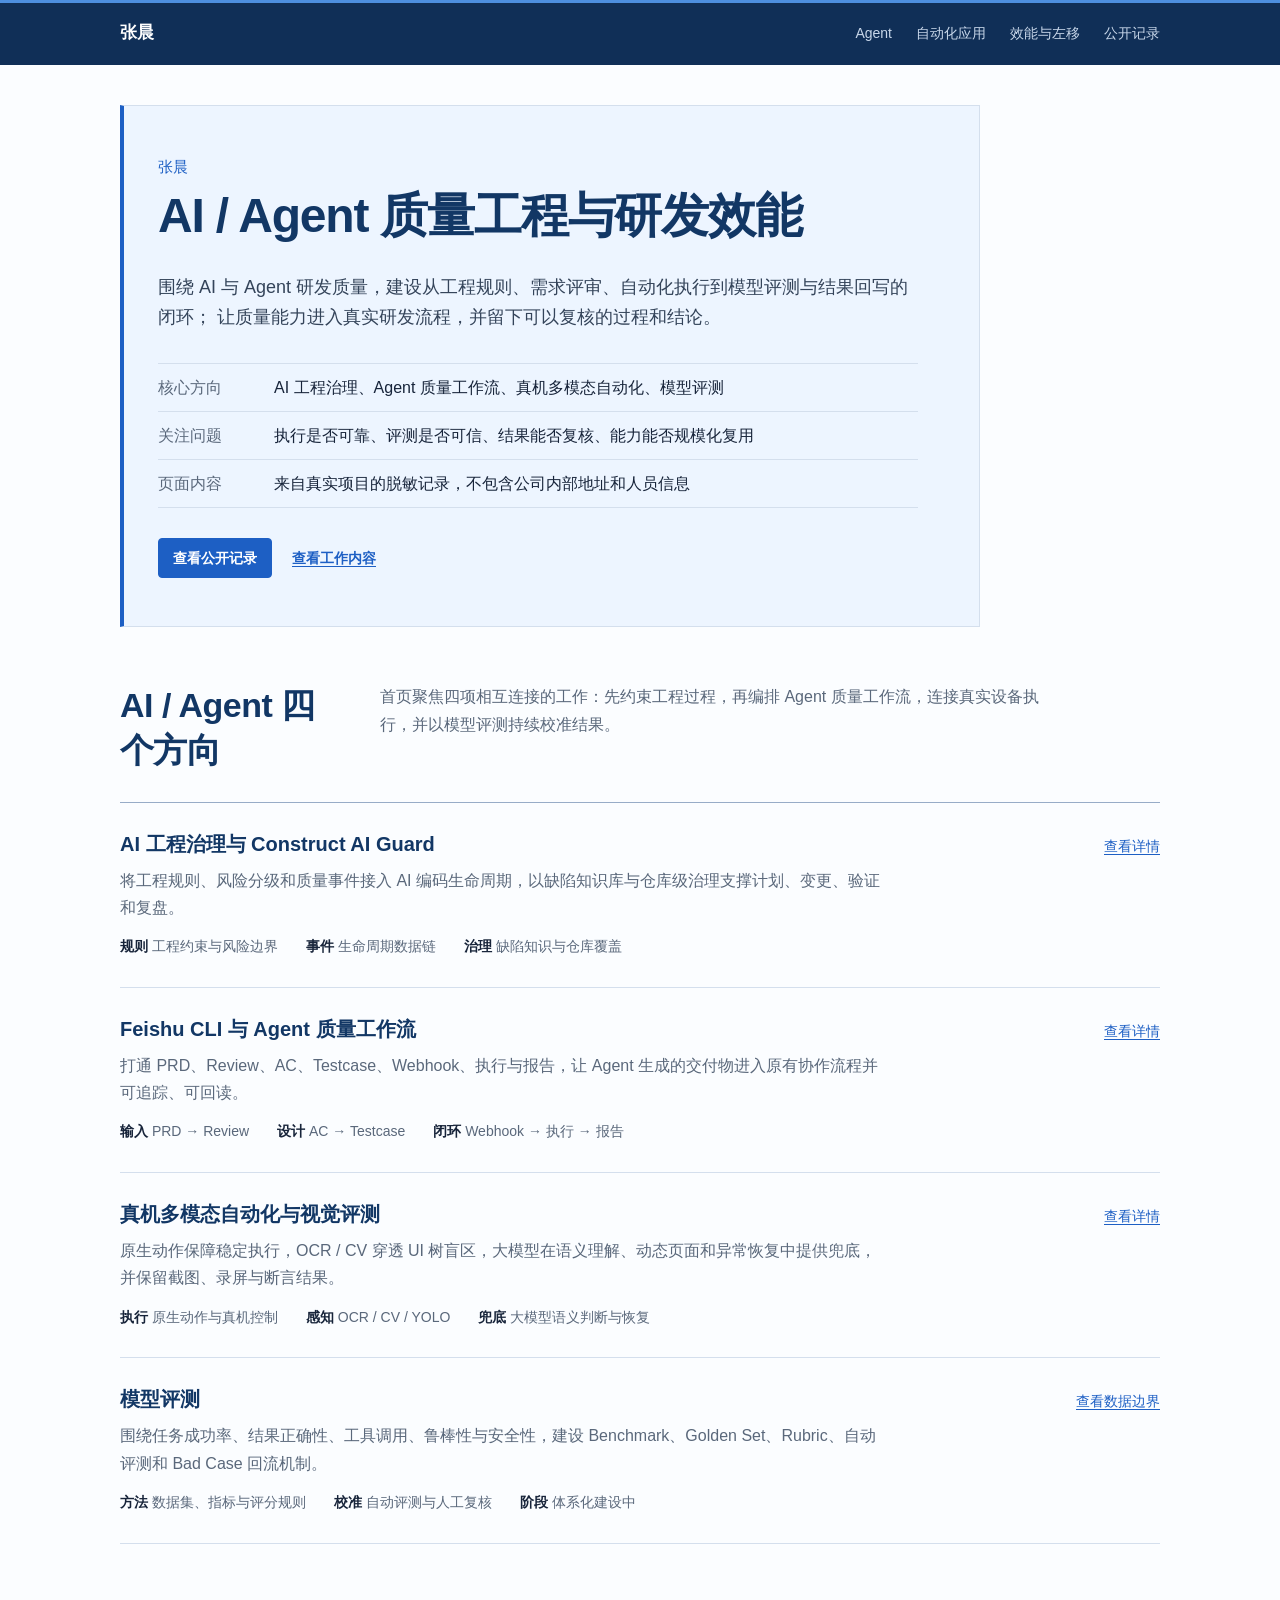
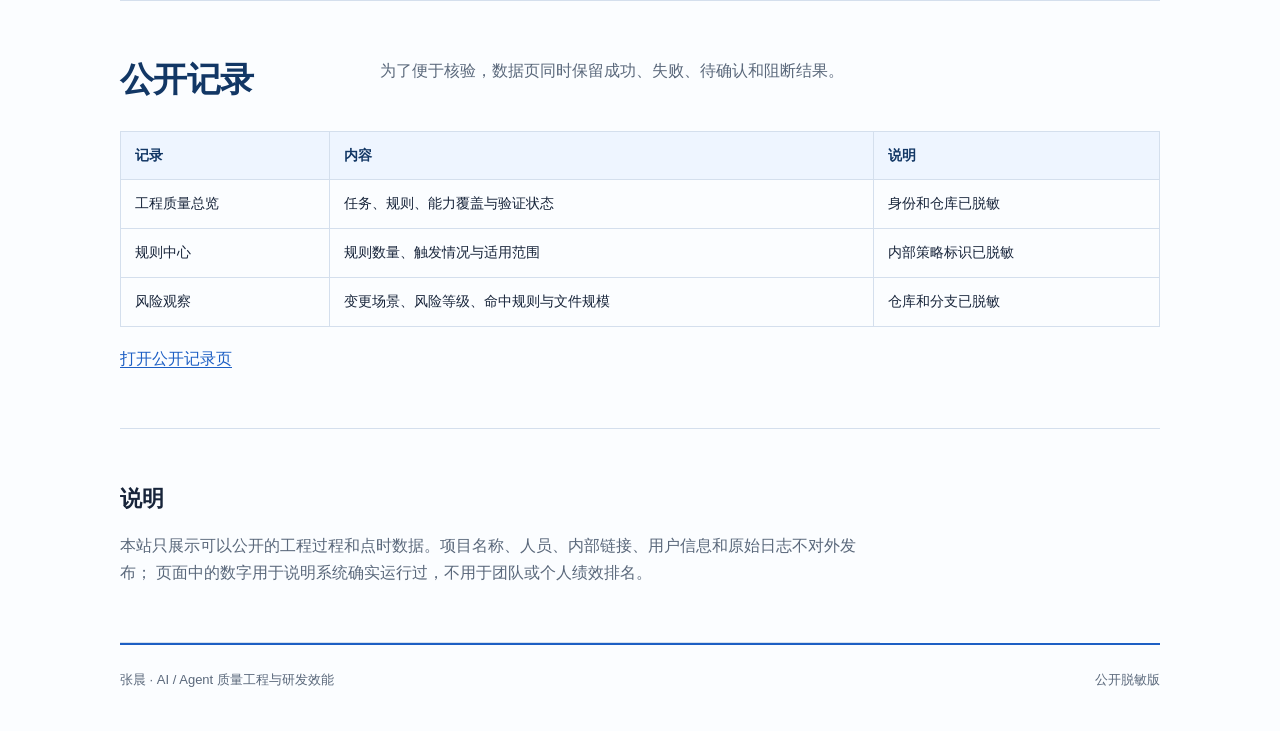
<file: index.html>
<!doctype html>
<html lang="zh-CN">
  <head>
    <meta charset="utf-8">
    <meta name="viewport" content="width=device-width, initial-scale=1">
    <meta name="description" content="张晨的 AI / Agent 质量工程主页：AI 工程治理、Agent 质量工作流、真机多模态自动化与模型评测。">
    <meta name="theme-color" content="#102f57">
    <link rel="canonical" href="https://maple42.github.io/">
    <meta property="og:type" content="website">
    <meta property="og:locale" content="zh_CN">
    <meta property="og:title" content="张晨｜AI / Agent 质量工程与研发效能">
    <meta property="og:description" content="AI 工程治理、Agent 质量工作流、真机多模态自动化与模型评测。">
    <meta property="og:url" content="https://maple42.github.io/">
    <meta property="og:image" content="https://maple42.github.io/assets/ai-quality-overview-redacted.webp">
    <meta name="twitter:card" content="summary_large_image">
    <title>张晨｜AI / Agent 质量工程与研发效能</title>
    <link rel="stylesheet" href="/styles.css?v=20260930-case-carousel">
    <script src="/app.js?v=20261003-home-scroll-chain" defer></script>
  </head>
  <body class="resume-home">
    <a class="skip-link" href="#main">跳到主要内容</a>

    <header class="site-header" data-header>
      <a class="identity" href="/" aria-label="返回张晨个人主页">张晨</a>
      <button class="nav-toggle" type="button" aria-expanded="false" aria-controls="primary-nav" data-nav-toggle>
        <span class="sr-only">打开导航</span>
        <span></span><span></span>
      </button>
      <nav class="primary-nav" id="primary-nav" aria-label="主要导航" data-nav>
        <a href="/agent/">Agent</a>
        <a href="/automation/">自动化应用</a>
        <a href="/efficiency/">效能与左移</a>
        <a href="/evidence/">公开记录</a>
      </nav>
    </header>

    <main id="main" class="resume-main">
      <section class="profile-intro" aria-labelledby="profile-title">
        <p class="profile-name">张晨</p>
        <h1 id="profile-title">AI / Agent 质量工程与研发效能</h1>
        <p class="profile-summary">
          围绕 AI 与 Agent 研发质量，建设从工程规则、需求评审、自动化执行到模型评测与结果回写的闭环；
          让质量能力进入真实研发流程，并留下可以复核的过程和结论。
        </p>
        <dl class="profile-meta">
          <div><dt>核心方向</dt><dd>AI 工程治理、Agent 质量工作流、真机多模态自动化、模型评测</dd></div>
          <div><dt>关注问题</dt><dd>执行是否可靠、评测是否可信、结果能否复核、能力能否规模化复用</dd></div>
          <div><dt>页面内容</dt><dd>来自真实项目的脱敏记录，不包含公司内部地址和人员信息</dd></div>
        </dl>
        <div class="intro-links">
          <a class="button button-primary" href="/evidence/">查看公开记录</a>
          <a class="text-link" href="#work">查看工作内容</a>
        </div>
      </section>

      <section class="resume-section" id="work" aria-labelledby="work-title">
        <header class="resume-section-heading">
          <h2 id="work-title">AI / Agent 四个方向</h2>
          <p>首页聚焦四项相互连接的工作：先约束工程过程，再编排 Agent 质量工作流，连接真实设备执行，并以模型评测持续校准结果。</p>
        </header>

        <div class="work-list">
          <article id="engineering-governance">
            <div class="work-title-row">
              <h3>AI 工程治理与 Construct AI Guard</h3>
              <a href="/agent/">查看详情</a>
            </div>
            <p>将工程规则、风险分级和质量事件接入 AI 编码生命周期，以缺陷知识库与仓库级治理支撑计划、变更、验证和复盘。</p>
            <ul class="fact-list">
              <li><strong>规则</strong> 工程约束与风险边界</li>
              <li><strong>事件</strong> 生命周期数据链</li>
              <li><strong>治理</strong> 缺陷知识与仓库覆盖</li>
            </ul>
          </article>

          <article id="agent-quality-workflow">
            <div class="work-title-row">
              <h3>Feishu CLI 与 Agent 质量工作流</h3>
              <a href="/agent/">查看详情</a>
            </div>
            <p>打通 PRD、Review、AC、Testcase、Webhook、执行与报告，让 Agent 生成的交付物进入原有协作流程并可追踪、可回读。</p>
            <ul class="fact-list">
              <li><strong>输入</strong> PRD → Review</li>
              <li><strong>设计</strong> AC → Testcase</li>
              <li><strong>闭环</strong> Webhook → 执行 → 报告</li>
            </ul>
          </article>

          <article id="multimodal-automation">
            <div class="work-title-row">
              <h3>真机多模态自动化与视觉评测</h3>
              <a href="/automation/">查看详情</a>
            </div>
            <p>原生动作保障稳定执行，OCR / CV 穿透 UI 树盲区，大模型在语义理解、动态页面和异常恢复中提供兜底，并保留截图、录屏与断言结果。</p>
            <ul class="fact-list">
              <li><strong>执行</strong> 原生动作与真机控制</li>
              <li><strong>感知</strong> OCR / CV / YOLO</li>
              <li><strong>兜底</strong> 大模型语义判断与恢复</li>
            </ul>
          </article>

          <article id="model-evaluation">
            <div class="work-title-row">
              <h3>模型评测</h3>
              <a href="/evidence/">查看数据边界</a>
            </div>
            <p>围绕任务成功率、结果正确性、工具调用、鲁棒性与安全性，建设 Benchmark、Golden Set、Rubric、自动评测和 Bad Case 回流机制。</p>
            <ul class="fact-list">
              <li><strong>方法</strong> 数据集、指标与评分规则</li>
              <li><strong>校准</strong> 自动评测与人工复核</li>
              <li><strong>阶段</strong> 体系化建设中</li>
            </ul>
          </article>
        </div>
      </section>

      <section class="resume-section" aria-labelledby="records-title">
        <header class="resume-section-heading">
          <h2 id="records-title">公开记录</h2>
          <p>为了便于核验，数据页同时保留成功、失败、待确认和阻断结果。</p>
        </header>
        <div class="records-table-wrap">
          <table class="records-table">
            <thead>
              <tr><th>记录</th><th>内容</th><th>说明</th></tr>
            </thead>
            <tbody>
              <tr><td>工程质量总览</td><td>任务、规则、能力覆盖与验证状态</td><td>身份和仓库已脱敏</td></tr>
              <tr><td>规则中心</td><td>规则数量、触发情况与适用范围</td><td>内部策略标识已脱敏</td></tr>
              <tr><td>风险观察</td><td>变更场景、风险等级、命中规则与文件规模</td><td>仓库和分支已脱敏</td></tr>
            </tbody>
          </table>
        </div>
        <p class="section-link"><a href="/evidence/">打开公开记录页</a></p>
      </section>

      <section class="resume-section resume-note" aria-labelledby="note-title">
        <h2 id="note-title">说明</h2>
        <p>
          本站只展示可以公开的工程过程和点时数据。项目名称、人员、内部链接、用户信息和原始日志不对外发布；
          页面中的数字用于说明系统确实运行过，不用于团队或个人绩效排名。
        </p>
      </section>
    </main>

    <footer>
      <p>张晨 · AI / Agent 质量工程与研发效能</p>
      <p>公开脱敏版</p>
    </footer>
  </body>
</html>
</file>
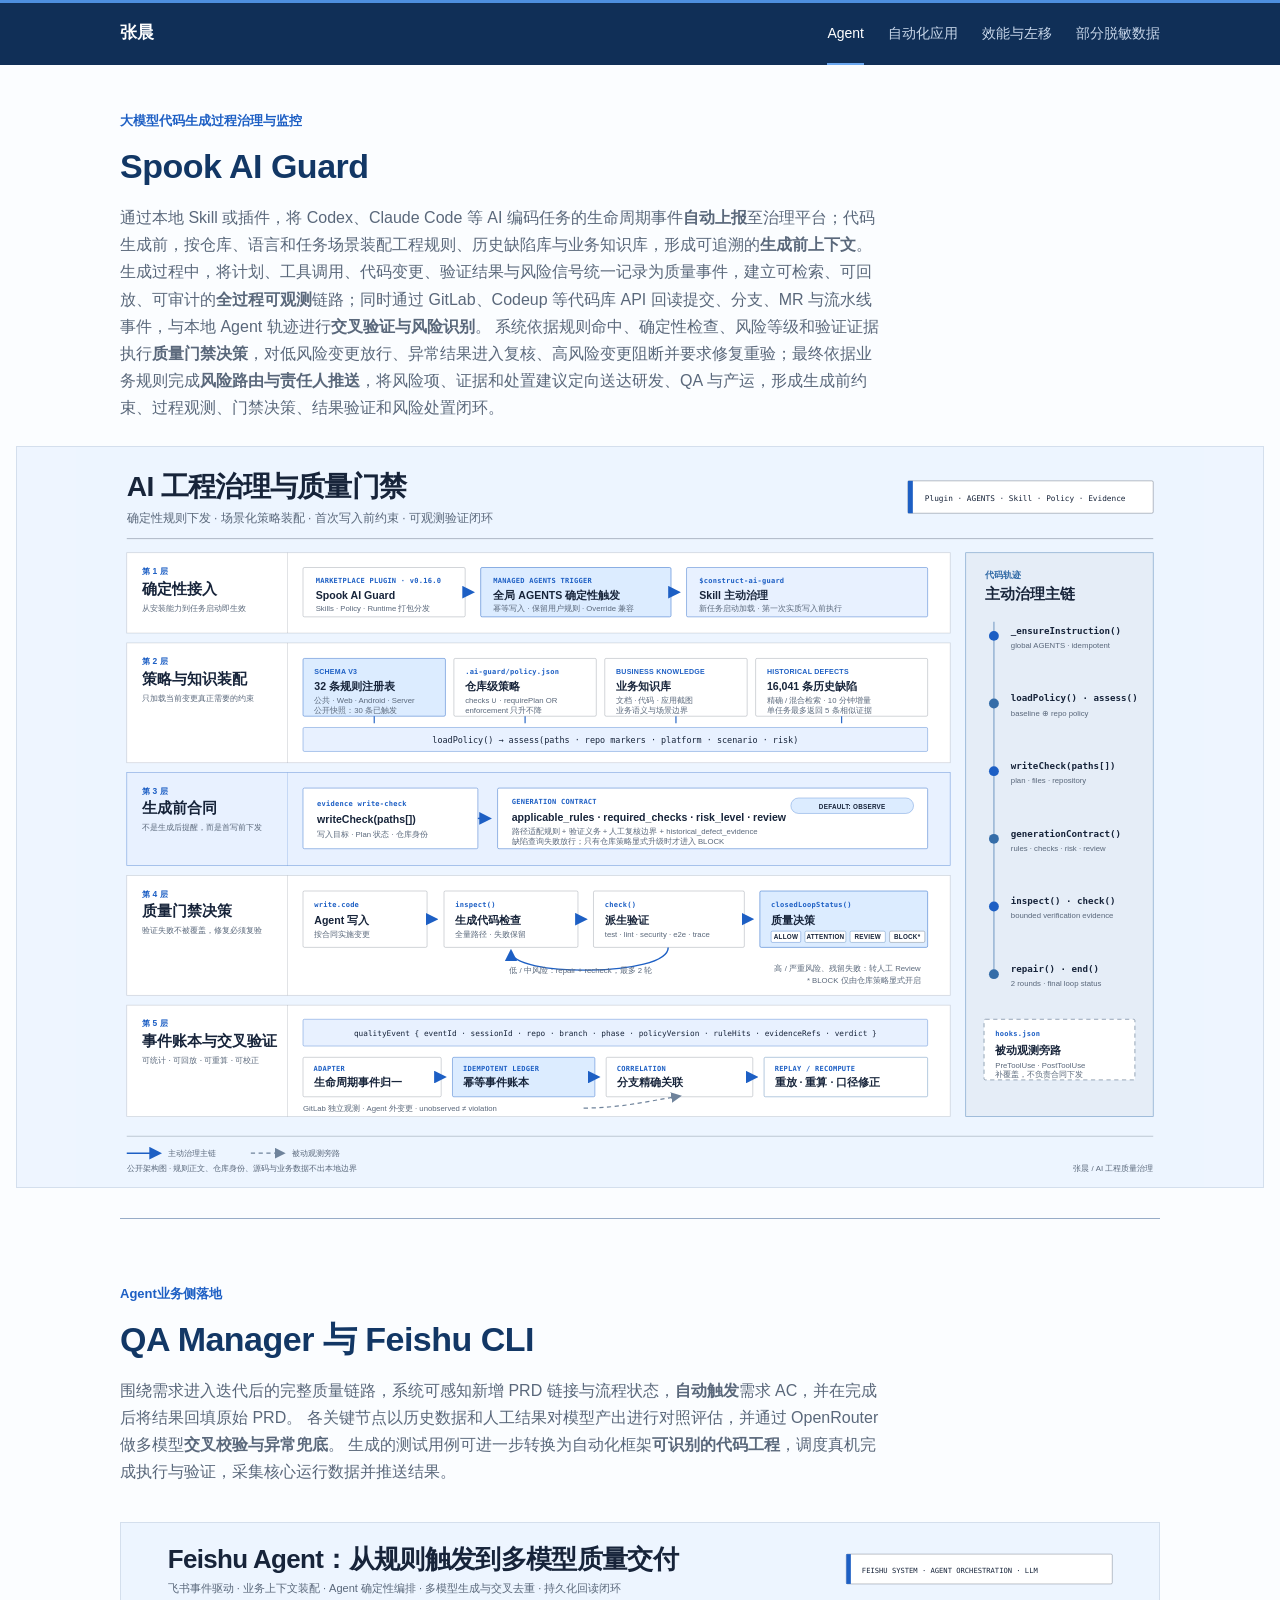
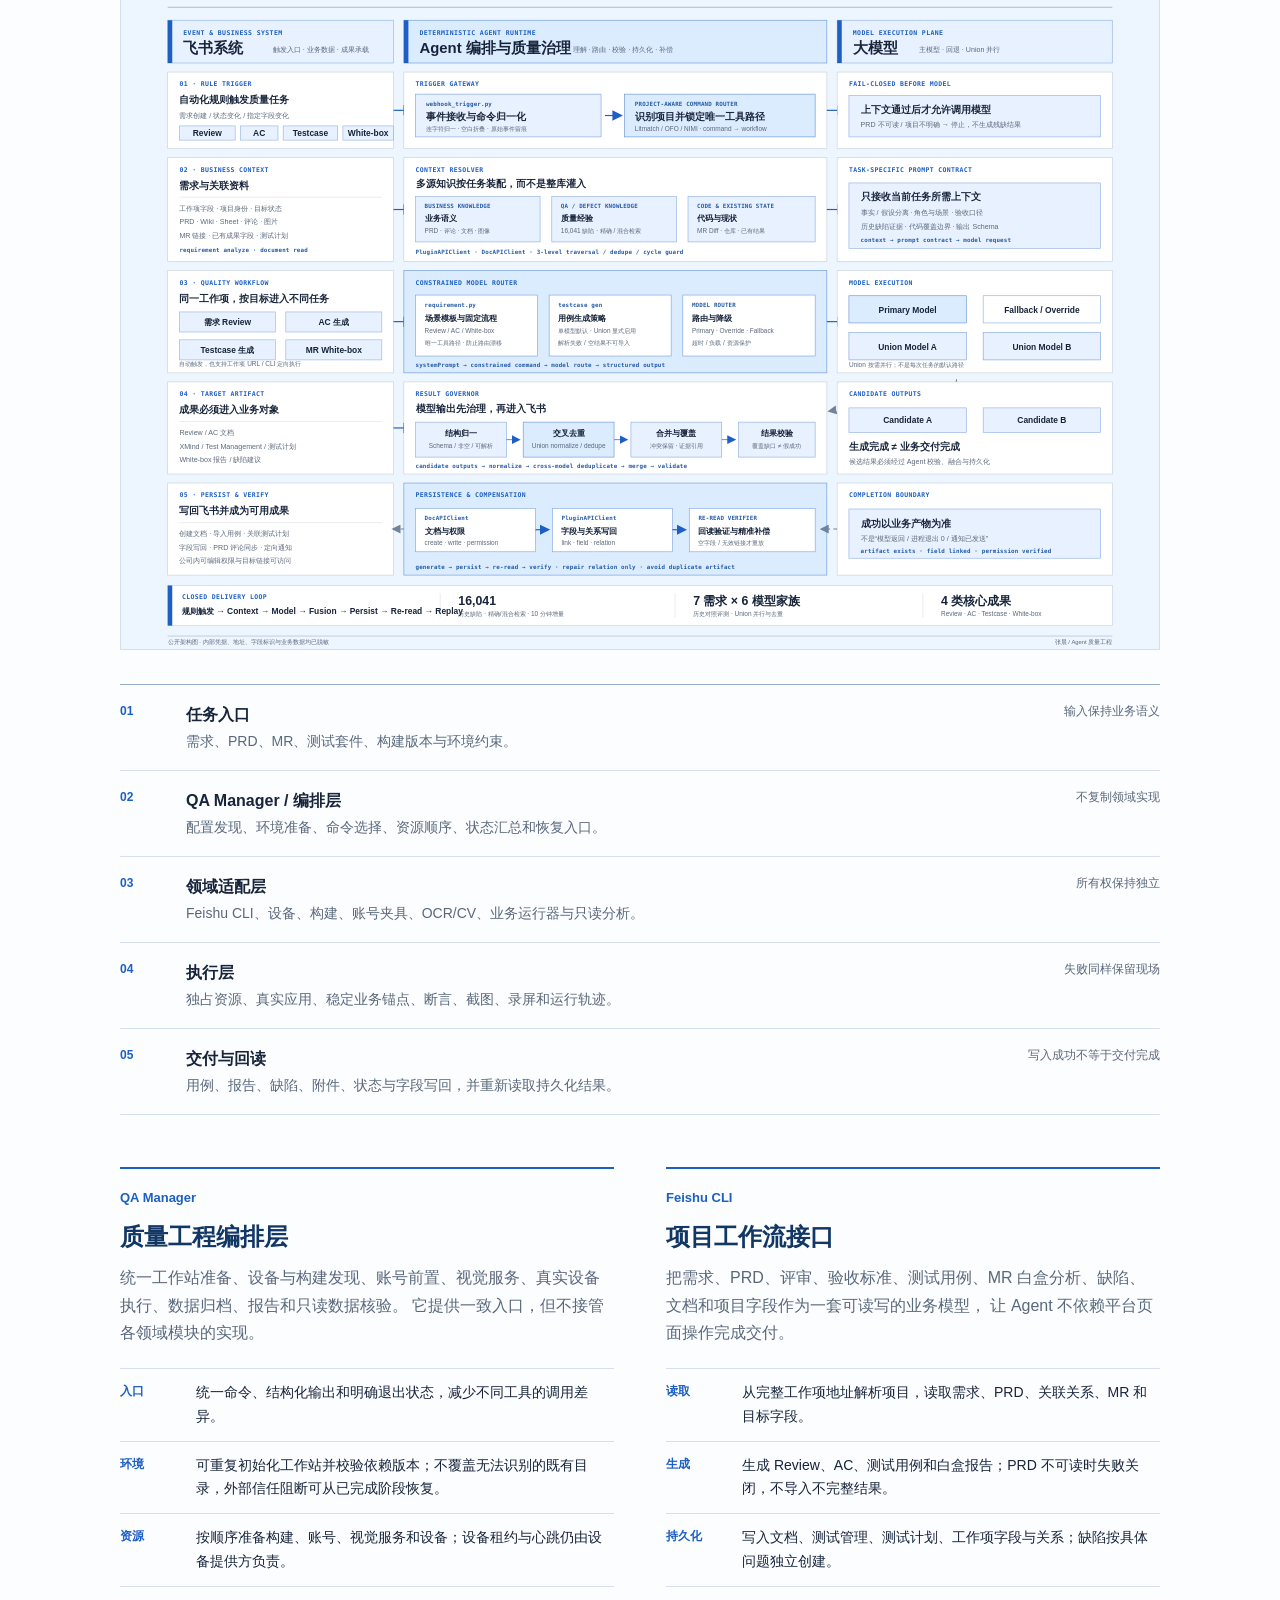
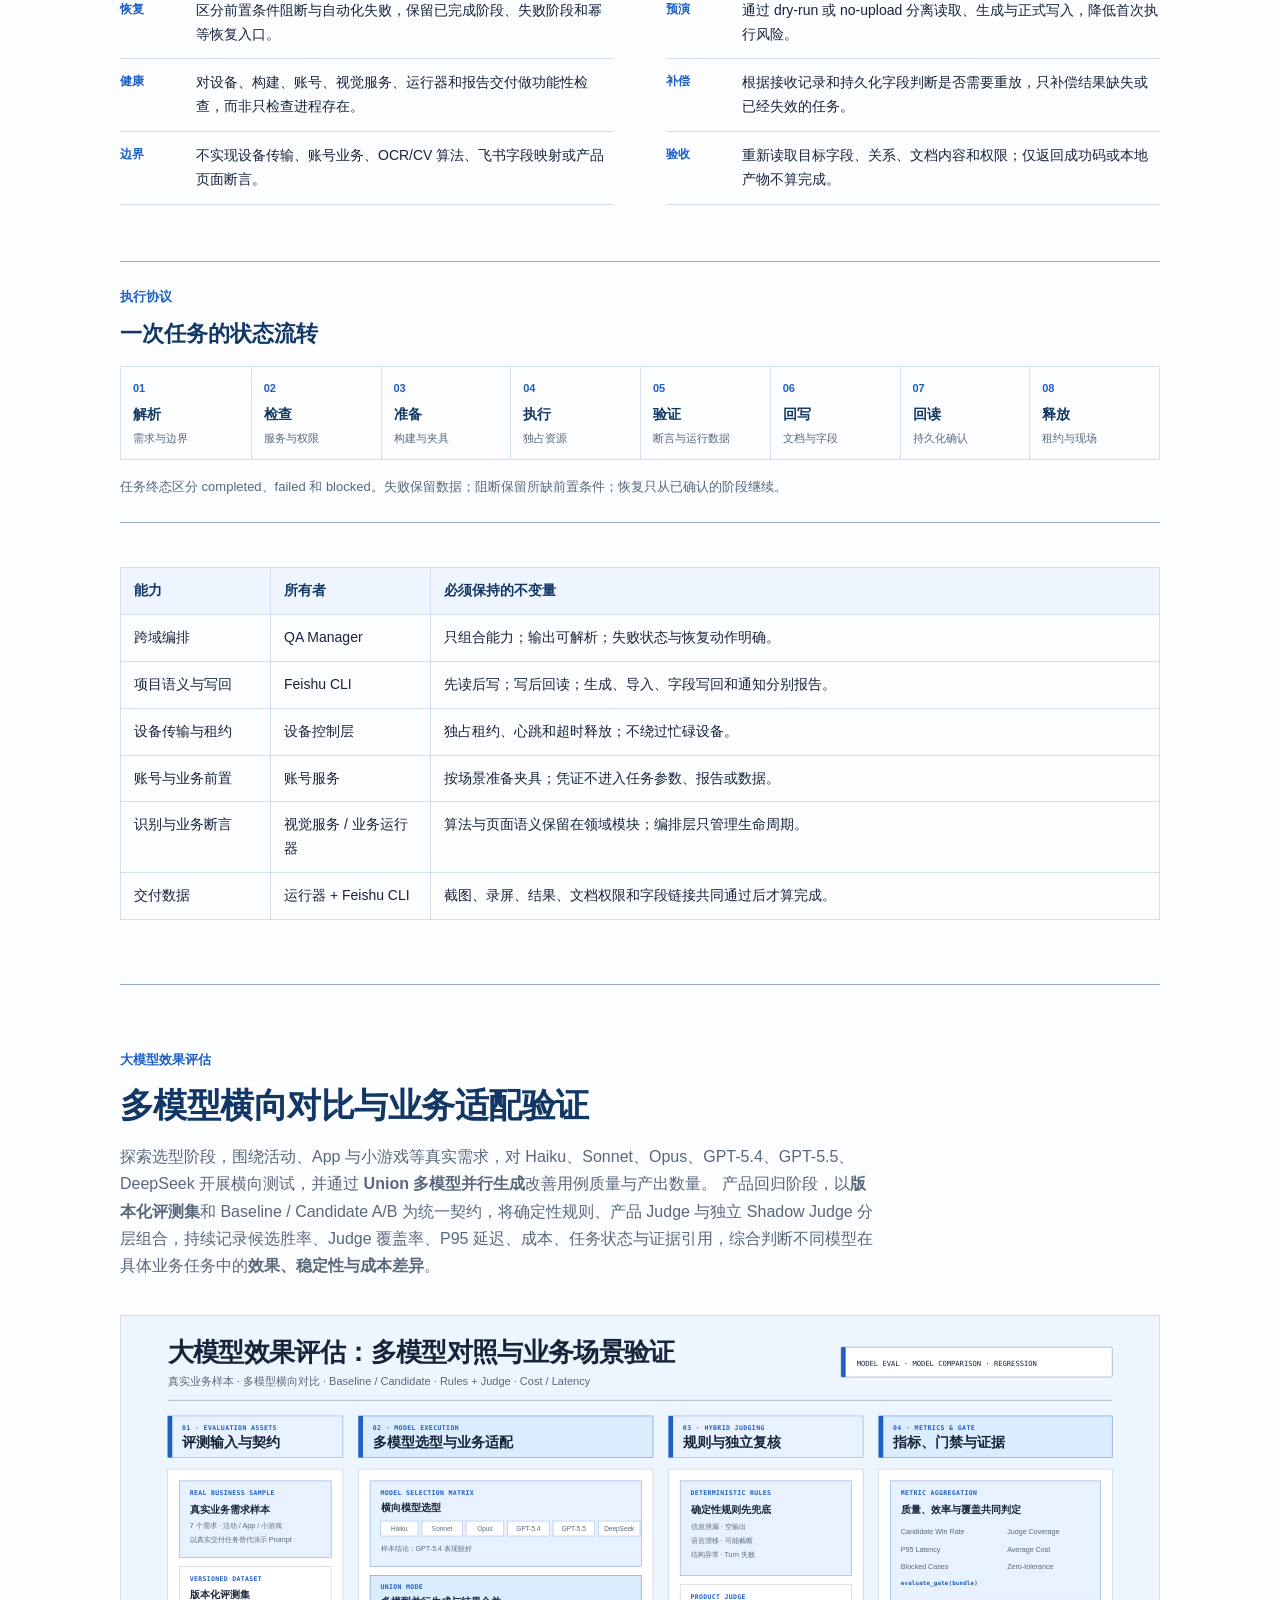
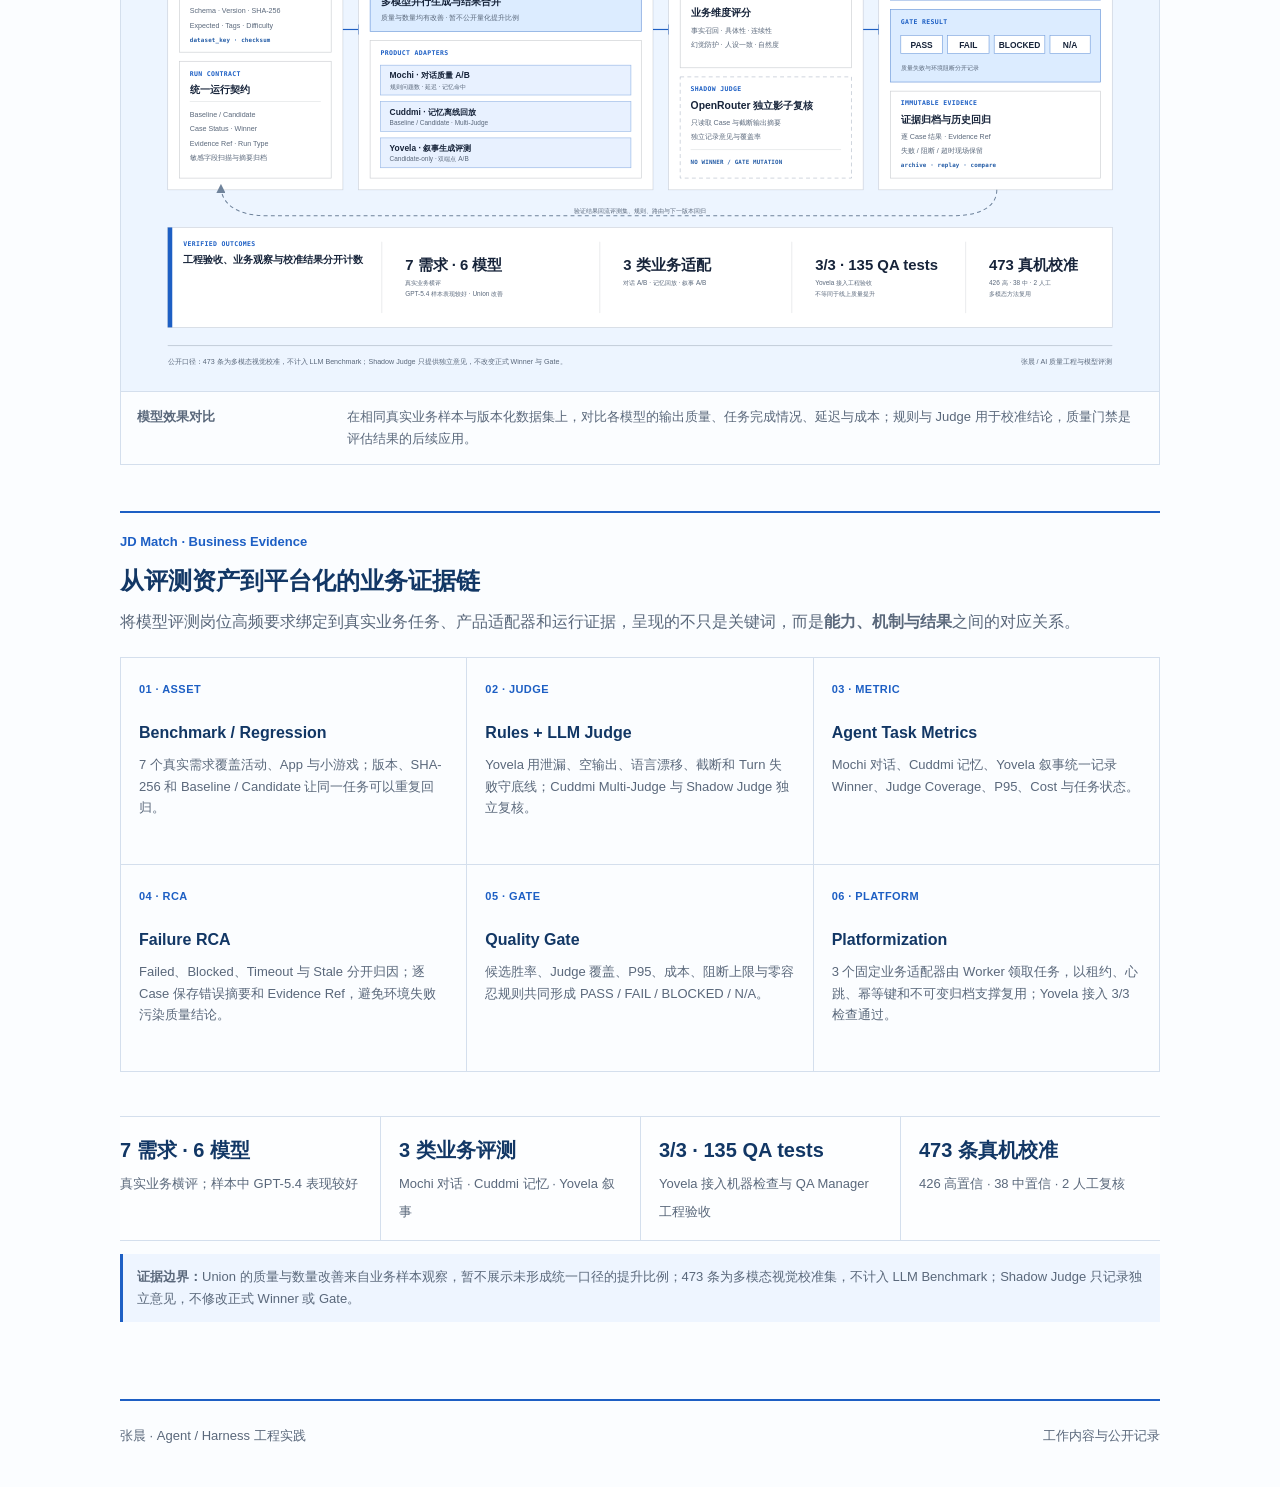
<file: agent/index.html>
<!doctype html>
<html lang="zh-CN">
  <head>
    <meta charset="utf-8">
    <meta name="viewport" content="width=device-width, initial-scale=1">
    <meta name="description" content="张晨的 Agent 工程实践：Spook AI Guard、QA Manager 与 Feishu CLI，以及基于真实业务任务的多模型效果评估与回归验证。">
    <meta name="theme-color" content="#102f57">
    <link rel="canonical" href="https://maple42.github.io/agent/">
    <meta property="og:type" content="website">
    <meta property="og:locale" content="zh_CN">
    <meta property="og:title" content="张晨｜Agent / Harness 工程实践">
    <meta property="og:description" content="Spook AI Guard、QA Manager 与 Feishu CLI，以及基于真实业务任务的多模型效果评估与回归验证。">
    <meta property="og:url" content="https://maple42.github.io/agent/">
    <meta property="og:image" content="https://maple42.github.io/assets/ai-quality-overview-redacted.webp">
    <meta name="twitter:card" content="summary_large_image">
    <title>张晨｜Agent / Harness 工程实践</title>
    <link rel="stylesheet" href="/styles.css?v=20261001-agent-spacing">
    <script src="/app.js?v=20261003-scroll-chain" defer></script>
  </head>
  <body>
    <a class="skip-link" href="#main">跳到主要内容</a>

    <header class="site-header" data-header>
      <a class="identity" href="/" aria-label="返回张晨个人主页">
        <span class="identity-mark" aria-hidden="true">ZC</span>
        <span>张晨</span>
      </a>
      <button class="nav-toggle" type="button" aria-expanded="false" aria-controls="primary-nav" data-nav-toggle>
        <span class="sr-only">打开导航</span>
        <span></span><span></span>
      </button>
      <nav class="primary-nav" id="primary-nav" aria-label="主要导航" data-nav>
        <a class="active" href="/agent/" aria-current="page">Agent</a>
        <a href="/automation/">自动化应用</a>
        <a href="/efficiency/">效能与左移</a>
        <a href="/evidence/">部分脱敏数据</a>
      </nav>
    </header>

    <main id="main">
      <section class="agent-architecture-hero" id="top" aria-labelledby="agent-architecture-title">
        <div class="agent-architecture-intro">
          <div class="section-heading reveal">
            <p class="section-index">大模型代码生成过程治理与监控</p>
            <h1 id="agent-architecture-title">Spook AI Guard</h1>
            <p>
              通过本地 Skill 或插件，将 Codex、Claude Code 等 AI 编码任务的生命周期事件<strong>自动上报</strong>至治理平台；代码生成前，按仓库、语言和任务场景装配工程规则、历史缺陷库与业务知识库，形成可追溯的<strong>生成前上下文</strong>。
              生成过程中，将计划、工具调用、代码变更、验证结果与风险信号统一记录为质量事件，建立可检索、可回放、可审计的<strong>全过程可观测</strong>链路；同时通过 GitLab、Codeup 等代码库 API 回读提交、分支、MR 与流水线事件，与本地 Agent 轨迹进行<strong>交叉验证与风险识别</strong>。
              系统依据规则命中、确定性检查、风险等级和验证证据执行<strong>质量门禁决策</strong>，对低风险变更放行、异常结果进入复核、高风险变更阻断并要求修复重验；最终依据业务规则完成<strong>风险路由与责任人推送</strong>，将风险项、证据和处置建议定向送达研发、QA 与产运，形成生成前约束、过程观测、门禁决策、结果验证和风险处置闭环。
            </p>
          </div>
        </div>
        <figure class="architecture-board architecture-board-primary">
          <a href="/assets/ai-engineering-governance-architecture.svg" aria-label="查看 Spook AI Guard 架构图原图">
            <img
              src="/assets/ai-engineering-governance-architecture.svg"
              alt="Spook AI Guard AI 工程治理与生成前质量合同架构图，包含确定性接入、策略与知识装配、生成前合同、质量门禁决策和事件账本"
              width="1600"
              height="1050"
              fetchpriority="high"
              decoding="async"
            >
          </a>
        </figure>
      </section>

      <section class="control-plane section-pad" id="quality-control-plane" aria-labelledby="control-plane-title">
        <div class="section-heading reveal">
          <p class="section-index">Agent业务侧落地</p>
          <h2 id="control-plane-title">QA Manager 与 Feishu CLI</h2>
          <p>
            围绕需求进入迭代后的完整质量链路，系统可感知新增 PRD 链接与流程状态，<strong>自动触发</strong>需求 AC，并在完成后将结果回填原始 PRD。
            各关键节点以历史数据和人工结果对模型产出进行对照评估，并通过 OpenRouter 做多模型<strong>交叉校验与异常兜底</strong>。
            生成的测试用例可进一步转换为自动化框架<strong>可识别的代码工程</strong>，调度真机完成执行与验证，采集核心运行数据并推送结果。
          </p>
        </div>

        <figure class="architecture-board reveal">
          <a href="/assets/feishu-agent-llm-full-architecture.svg" aria-label="查看 Feishu Agent 架构图原图">
            <img
              src="/assets/feishu-agent-llm-full-architecture.svg"
              alt="Feishu Agent 架构图，展示飞书规则触发、Agent 多源知识装配与确定性编排、主模型与 Union 多模型生成、交叉去重、持久化回读和失败补偿闭环"
              width="1600"
              height="1120"
              loading="lazy"
              decoding="async"
            >
          </a>
        </figure>

        <ol class="system-stack reveal" aria-label="质量工程控制平面分层架构">
          <li>
            <span>01</span>
            <div><strong>任务入口</strong><p>需求、PRD、MR、测试套件、构建版本与环境约束。</p></div>
            <small>输入保持业务语义</small>
          </li>
          <li>
            <span>02</span>
            <div><strong>QA Manager / 编排层</strong><p>配置发现、环境准备、命令选择、资源顺序、状态汇总和恢复入口。</p></div>
            <small>不复制领域实现</small>
          </li>
          <li>
            <span>03</span>
            <div><strong>领域适配层</strong><p>Feishu CLI、设备、构建、账号夹具、OCR/CV、业务运行器与只读分析。</p></div>
            <small>所有权保持独立</small>
          </li>
          <li>
            <span>04</span>
            <div><strong>执行层</strong><p>独占资源、真实应用、稳定业务锚点、断言、截图、录屏和运行轨迹。</p></div>
            <small>失败同样保留现场</small>
          </li>
          <li>
            <span>05</span>
            <div><strong>交付与回读</strong><p>用例、报告、缺陷、附件、状态与字段写回，并重新读取持久化结果。</p></div>
            <small>写入成功不等于交付完成</small>
          </li>
        </ol>

        <div class="component-grid">
          <article class="component-detail reveal">
            <p class="section-index">QA Manager</p>
            <h3>质量工程编排层</h3>
            <p>
              统一工作站准备、设备与构建发现、账号前置、视觉服务、真实设备执行、数据归档、报告和只读数据核验。
              它提供一致入口，但不接管各领域模块的实现。
            </p>
            <dl class="component-spec">
              <div><dt>入口</dt><dd>统一命令、结构化输出和明确退出状态，减少不同工具的调用差异。</dd></div>
              <div><dt>环境</dt><dd>可重复初始化工作站并校验依赖版本；不覆盖无法识别的既有目录，外部信任阻断可从已完成阶段恢复。</dd></div>
              <div><dt>资源</dt><dd>按顺序准备构建、账号、视觉服务和设备；设备租约与心跳仍由设备提供方负责。</dd></div>
              <div><dt>恢复</dt><dd>区分前置条件阻断与自动化失败，保留已完成阶段、失败阶段和幂等恢复入口。</dd></div>
              <div><dt>健康</dt><dd>对设备、构建、账号、视觉服务、运行器和报告交付做功能性检查，而非只检查进程存在。</dd></div>
              <div><dt>边界</dt><dd>不实现设备传输、账号业务、OCR/CV 算法、飞书字段映射或产品页面断言。</dd></div>
            </dl>
          </article>

          <article class="component-detail reveal">
            <p class="section-index">Feishu CLI</p>
            <h3>项目工作流接口</h3>
            <p>
              把需求、PRD、评审、验收标准、测试用例、MR 白盒分析、缺陷、文档和项目字段作为一套可读写的业务模型，
              让 Agent 不依赖平台页面操作完成交付。
            </p>
            <dl class="component-spec">
              <div><dt>读取</dt><dd>从完整工作项地址解析项目，读取需求、PRD、关联关系、MR 和目标字段。</dd></div>
              <div><dt>生成</dt><dd>生成 Review、AC、测试用例和白盒报告；PRD 不可读时失败关闭，不导入不完整结果。</dd></div>
              <div><dt>持久化</dt><dd>写入文档、测试管理、测试计划、工作项字段与关系；缺陷按具体问题独立创建。</dd></div>
              <div><dt>预演</dt><dd>通过 dry-run 或 no-upload 分离读取、生成与正式写入，降低首次执行风险。</dd></div>
              <div><dt>补偿</dt><dd>根据接收记录和持久化字段判断是否需要重放，只补偿结果缺失或已经失效的任务。</dd></div>
              <div><dt>验收</dt><dd>重新读取目标字段、关系、文档内容和权限；仅返回成功码或本地产物不算完成。</dd></div>
            </dl>
          </article>
        </div>

        <section class="execution-contract reveal" aria-labelledby="execution-contract-title">
          <div>
            <p class="section-index">执行协议</p>
            <h3 id="execution-contract-title">一次任务的状态流转</h3>
          </div>
          <ol class="state-flow" aria-label="解析、检查、准备、执行、验证、回写、回读和释放">
            <li><span>01</span><strong>解析</strong><small>需求与边界</small></li>
            <li><span>02</span><strong>检查</strong><small>服务与权限</small></li>
            <li><span>03</span><strong>准备</strong><small>构建与夹具</small></li>
            <li><span>04</span><strong>执行</strong><small>独占资源</small></li>
            <li><span>05</span><strong>验证</strong><small>断言与运行数据</small></li>
            <li><span>06</span><strong>回写</strong><small>文档与字段</small></li>
            <li><span>07</span><strong>回读</strong><small>持久化确认</small></li>
            <li><span>08</span><strong>释放</strong><small>租约与现场</small></li>
          </ol>
          <p class="contract-note">
            任务终态区分 completed、failed 和 blocked。失败保留数据；阻断保留所缺前置条件；恢复只从已确认的阶段继续。
          </p>
        </section>

        <div class="boundary-table-wrap reveal">
          <table class="boundary-table">
            <thead><tr><th>能力</th><th>所有者</th><th>必须保持的不变量</th></tr></thead>
            <tbody>
              <tr><td>跨域编排</td><td>QA Manager</td><td>只组合能力；输出可解析；失败状态与恢复动作明确。</td></tr>
              <tr><td>项目语义与写回</td><td>Feishu CLI</td><td>先读后写；写后回读；生成、导入、字段写回和通知分别报告。</td></tr>
              <tr><td>设备传输与租约</td><td>设备控制层</td><td>独占租约、心跳和超时释放；不绕过忙碌设备。</td></tr>
              <tr><td>账号与业务前置</td><td>账号服务</td><td>按场景准备夹具；凭证不进入任务参数、报告或数据。</td></tr>
              <tr><td>识别与业务断言</td><td>视觉服务 / 业务运行器</td><td>算法与页面语义保留在领域模块；编排层只管理生命周期。</td></tr>
              <tr><td>交付数据</td><td>运行器 + Feishu CLI</td><td>截图、录屏、结果、文档权限和字段链接共同通过后才算完成。</td></tr>
            </tbody>
          </table>
        </div>
      </section>

      <section class="control-plane section-pad" id="model-evaluation" aria-labelledby="model-evaluation-title">
        <div class="section-heading reveal">
          <p class="section-index">大模型效果评估</p>
          <h2 id="model-evaluation-title">多模型横向对比与业务适配验证</h2>
          <p>
            探索选型阶段，围绕活动、App 与小游戏等真实需求，对 Haiku、Sonnet、Opus、GPT-5.4、GPT-5.5、DeepSeek 开展横向测试，并通过 <strong>Union 多模型并行生成</strong>改善用例质量与产出数量。
            产品回归阶段，以<strong>版本化评测集</strong>和 Baseline / Candidate A/B 为统一契约，将确定性规则、产品 Judge 与独立 Shadow Judge 分层组合，持续记录候选胜率、Judge 覆盖率、P95 延迟、成本、任务状态与证据引用，综合判断不同模型在具体业务任务中的<strong>效果、稳定性与成本差异</strong>。
          </p>
        </div>

        <figure class="architecture-board reveal">
          <a href="/assets/model-evaluation-quality-pipeline.svg" aria-label="查看大模型效果评估架构图原图">
            <img
              src="/assets/model-evaluation-quality-pipeline.svg"
              alt="大模型效果评估架构图，展示真实业务样本、版本化评测集、多模型横向对比、三类业务适配器、规则与 Judge 校准、效果指标和证据归档"
              width="1600"
              height="1040"
              loading="lazy"
              decoding="async"
            >
          </a>
          <figcaption>
            <strong>模型效果对比</strong>
            <p>在相同真实业务样本与版本化数据集上，对比各模型的输出质量、任务完成情况、延迟与成本；规则与 Judge 用于校准结论，质量门禁是评估结果的后续应用。<span class="mobile-scroll-hint">移动端可横向查看完整图。</span></p>
          </figcaption>
        </figure>

        <section class="eval-jd-map reveal" aria-labelledby="eval-jd-map-title">
          <div class="component-detail">
            <p class="section-index">JD Match · Business Evidence</p>
            <h3 id="eval-jd-map-title">从评测资产到平台化的业务证据链</h3>
            <p>
              将模型评测岗位高频要求绑定到真实业务任务、产品适配器和运行证据，呈现的不只是关键词，而是<strong>能力、机制与结果</strong>之间的对应关系。
            </p>
          </div>
          <ol class="shift-rail eval-jd-rail" aria-label="Benchmark、Judge、Agent 指标、失败归因、质量门禁与平台化能力链">
            <li>
              <span>01 · ASSET</span>
              <strong>Benchmark / Regression</strong>
              <p>7 个真实需求覆盖活动、App 与小游戏；版本、SHA-256 和 Baseline / Candidate 让同一任务可以重复回归。</p>
            </li>
            <li>
              <span>02 · JUDGE</span>
              <strong>Rules + LLM Judge</strong>
              <p>Yovela 用泄漏、空输出、语言漂移、截断和 Turn 失败守底线；Cuddmi Multi-Judge 与 Shadow Judge 独立复核。</p>
            </li>
            <li>
              <span>03 · METRIC</span>
              <strong>Agent Task Metrics</strong>
              <p>Mochi 对话、Cuddmi 记忆、Yovela 叙事统一记录 Winner、Judge Coverage、P95、Cost 与任务状态。</p>
            </li>
            <li>
              <span>04 · RCA</span>
              <strong>Failure RCA</strong>
              <p>Failed、Blocked、Timeout 与 Stale 分开归因；逐 Case 保存错误摘要和 Evidence Ref，避免环境失败污染质量结论。</p>
            </li>
            <li>
              <span>05 · GATE</span>
              <strong>Quality Gate</strong>
              <p>候选胜率、Judge 覆盖、P95、成本、阻断上限与零容忍规则共同形成 PASS / FAIL / BLOCKED / N/A。</p>
            </li>
            <li>
              <span>06 · PLATFORM</span>
              <strong>Platformization</strong>
              <p>3 个固定业务适配器由 Worker 领取任务，以租约、心跳、幂等键和不可变归档支撑复用；Yovela 接入 3/3 检查通过。</p>
            </li>
          </ol>
        </section>

        <div class="proof-strip reveal" aria-label="大模型效果评估已验证成果">
          <article>
            <strong>7 需求 · 6 模型</strong>
            <span>真实业务横评；样本中 GPT-5.4 表现较好</span>
          </article>
          <article>
            <strong>3 类业务评测</strong>
            <span>Mochi 对话 · Cuddmi 记忆 · Yovela 叙事</span>
          </article>
          <article>
            <strong>3/3 · 135 QA tests</strong>
            <span>Yovela 接入机器检查与 QA Manager 工程验收</span>
          </article>
          <article>
            <strong>473 条真机校准</strong>
            <span>426 高置信 · 38 中置信 · 2 人工复核</span>
          </article>
        </div>

        <p class="evidence-note reveal">
          <strong>证据边界：</strong>Union 的质量与数量改善来自业务样本观察，暂不展示未形成统一口径的提升比例；473 条为多模态视觉校准集，不计入 LLM Benchmark；Shadow Judge 只记录独立意见，不修改正式 Winner 或 Gate。
        </p>
      </section>

    </main>

    <footer>
      <p>张晨 · Agent / Harness 工程实践</p>
      <p>工作内容与公开记录</p>
    </footer>
  </body>
</html>
</file>
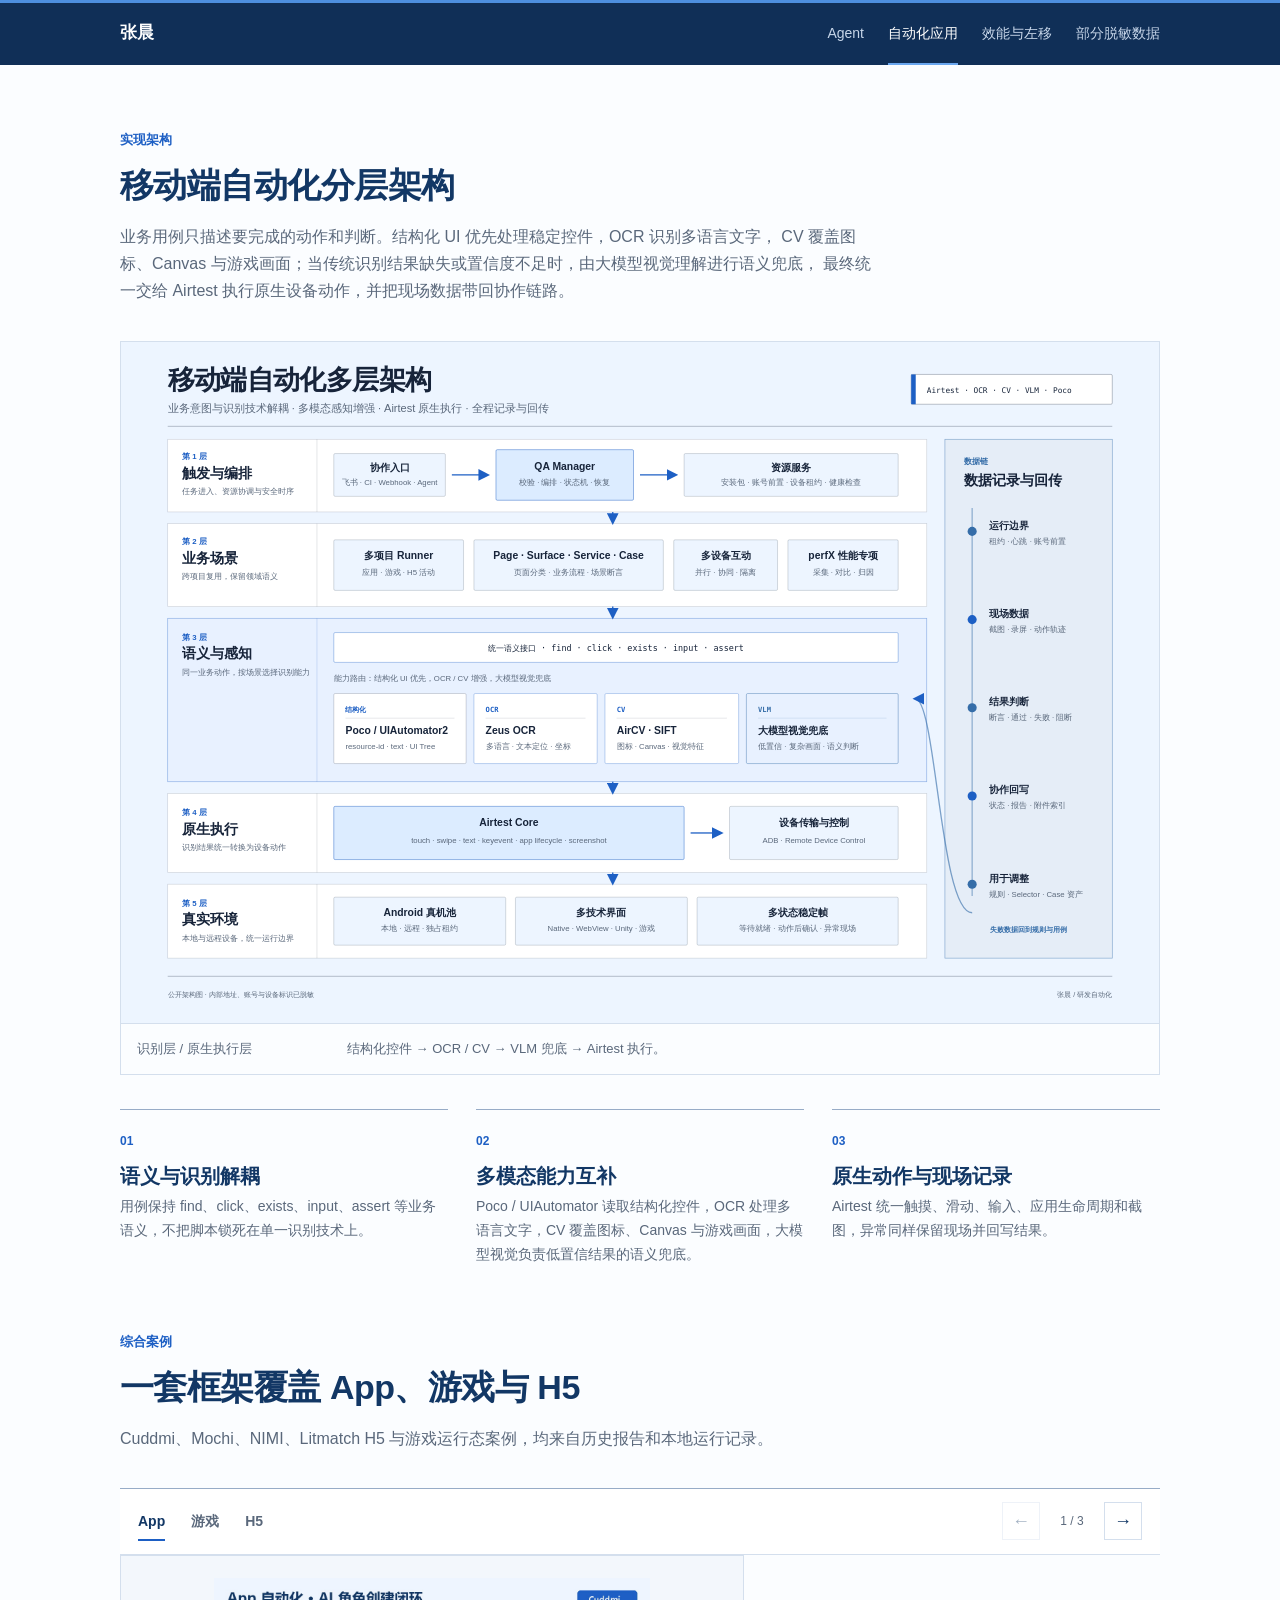
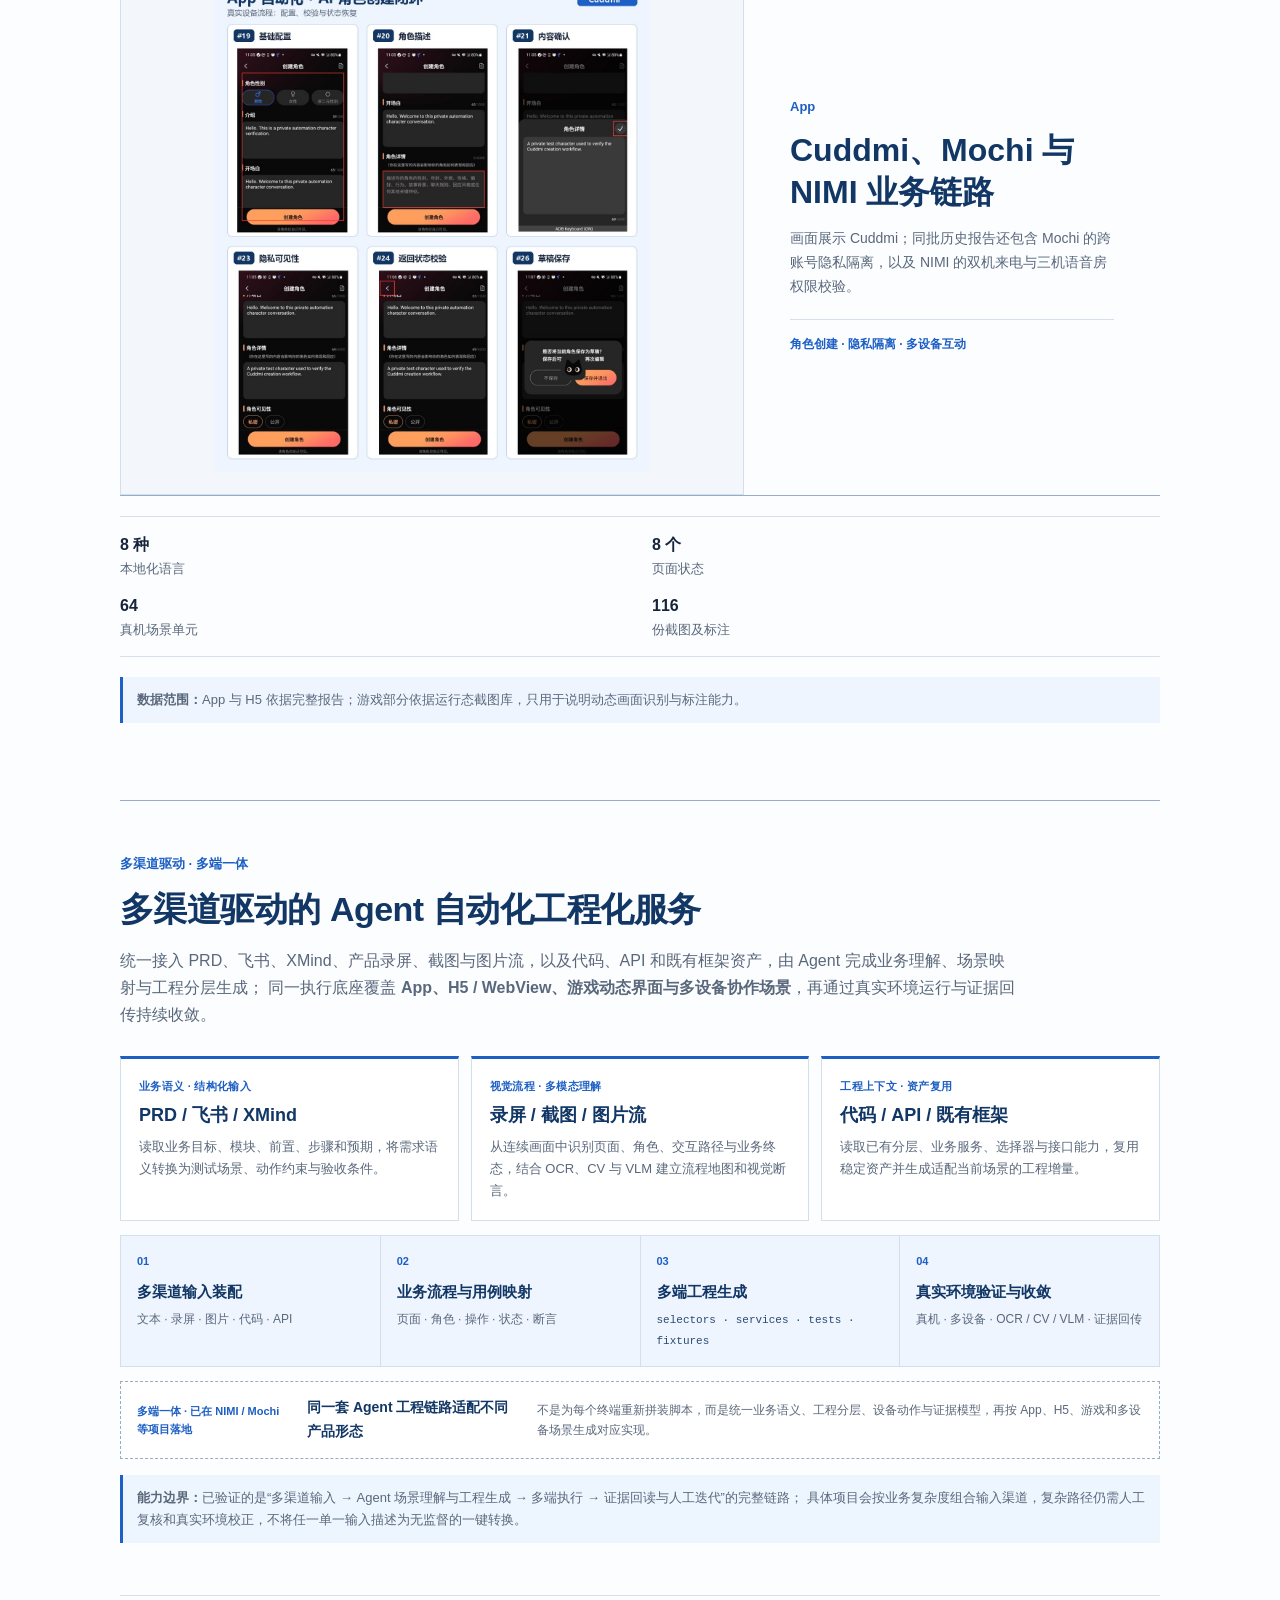
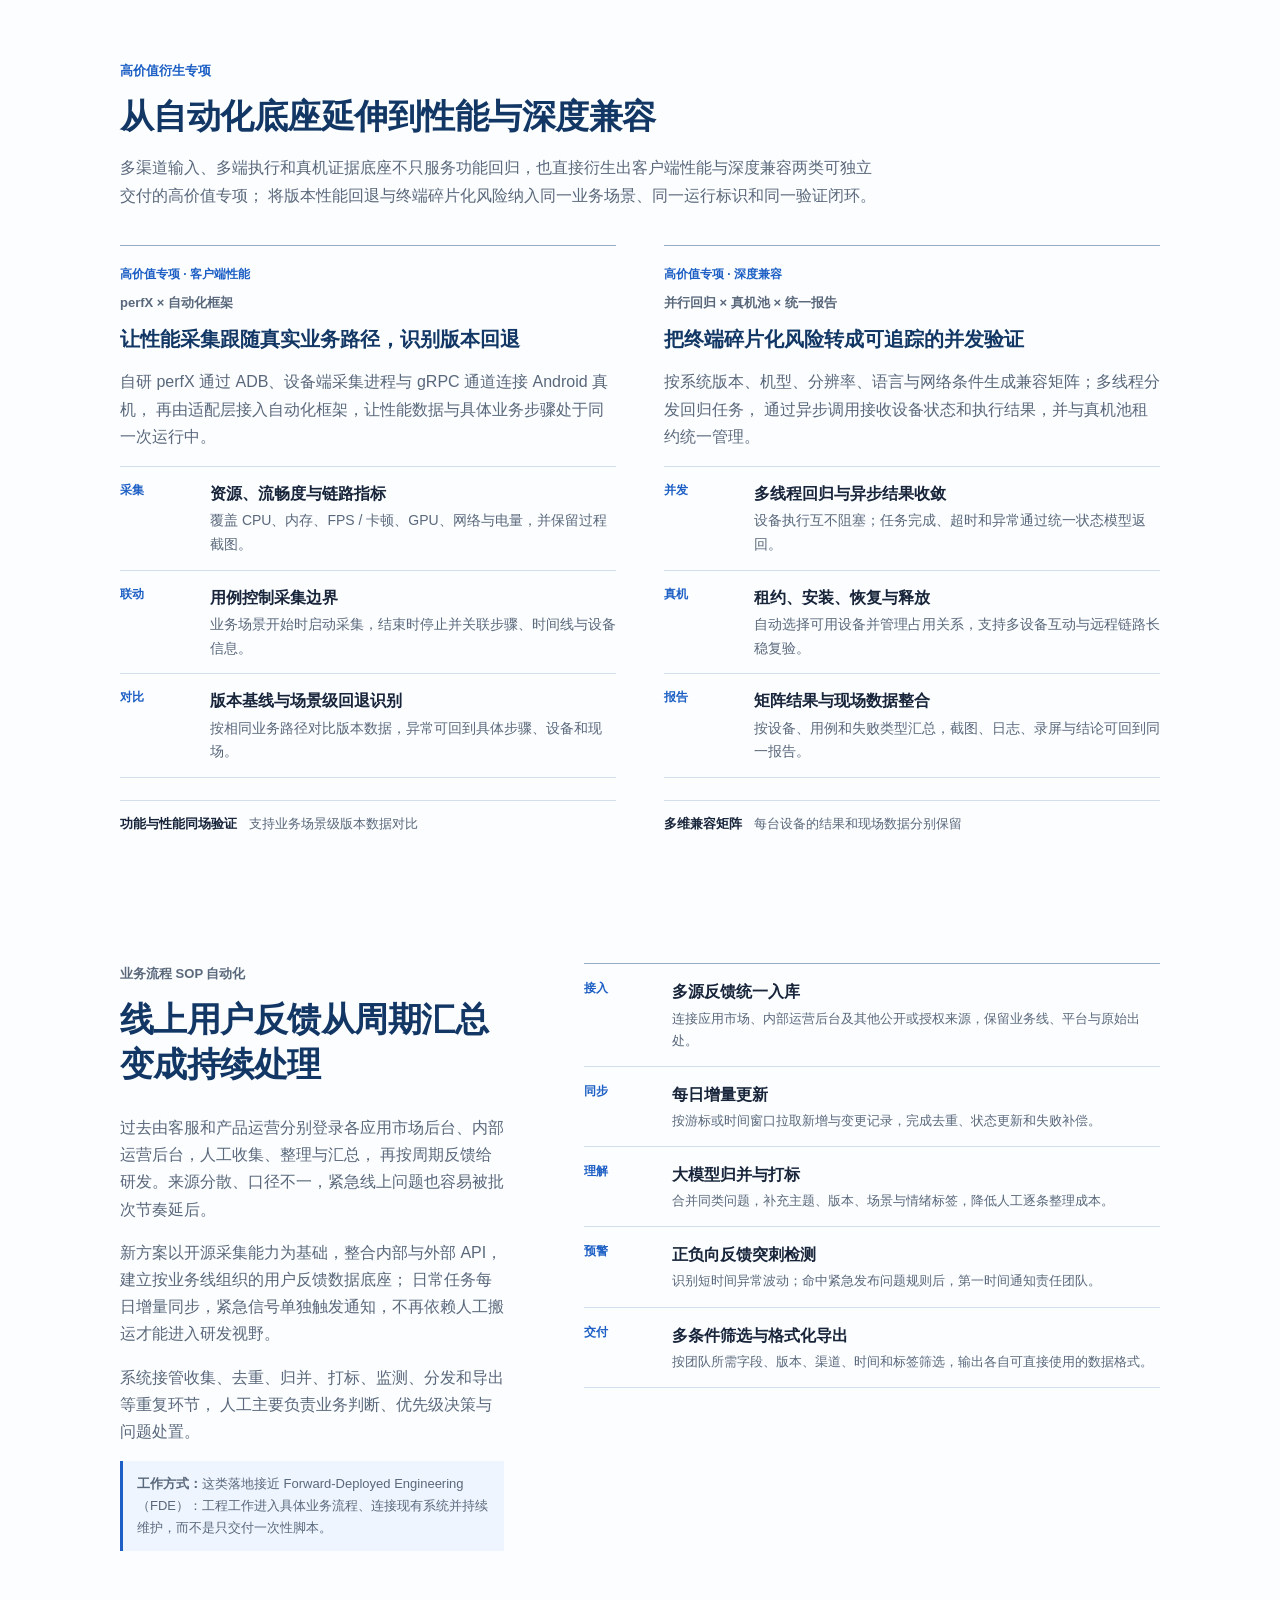
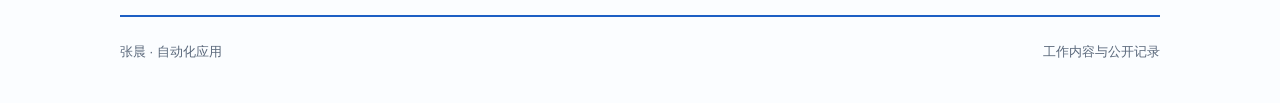
<file: automation/index.html>
<!doctype html>
<html lang="zh-CN">
  <head>
    <meta charset="utf-8">
    <meta name="viewport" content="width=device-width, initial-scale=1">
    <meta name="description" content="张晨的自动化应用实践：移动端 App、游戏与 H5 测试，perfX 客户端性能专项、真机池兼容回归，以及用户反馈 SOP 自动化。">
    <meta name="theme-color" content="#102f57">
    <link rel="canonical" href="https://maple42.github.io/automation/">
    <meta property="og:type" content="website">
    <meta property="og:locale" content="zh_CN">
    <meta property="og:title" content="自动化应用｜张晨">
    <meta property="og:description" content="从移动端测试与专项治理，扩展到跨团队业务流程自动化。">
    <meta property="og:url" content="https://maple42.github.io/automation/">
    <meta property="og:image" content="https://maple42.github.io/assets/risk-observations-redacted.webp">
    <meta name="twitter:card" content="summary_large_image">
    <title>自动化应用｜张晨</title>
    <link rel="stylesheet" href="/styles.css?v=20261001-multimodal-engineering">
    <script src="/app.js?v=20261003-scroll-chain" defer></script>
  </head>
  <body>
    <a class="skip-link" href="#main">跳到主要内容</a>

    <header class="site-header" data-header>
      <a class="identity" href="/" aria-label="返回张晨个人主页">
        <span class="identity-mark" aria-hidden="true">ZC</span>
        <span>张晨</span>
      </a>
      <button class="nav-toggle" type="button" aria-expanded="false" aria-controls="primary-nav" data-nav-toggle>
        <span class="sr-only">打开导航</span>
        <span></span><span></span>
      </button>
      <nav class="primary-nav" id="primary-nav" aria-label="主要导航" data-nav>
        <a href="/agent/">Agent</a>
        <a class="active" href="/automation/" aria-current="page">自动化应用</a>
        <a href="/efficiency/">效能与左移</a>
        <a href="/evidence/">部分脱敏数据</a>
      </nav>
    </header>

    <main id="main">
      <section class="architecture-section section-pad" id="architecture" aria-labelledby="architecture-title">
        <div class="section-heading reveal">
          <p class="section-index">实现架构</p>
          <h2 id="architecture-title">移动端自动化分层架构</h2>
          <p>
            业务用例只描述要完成的动作和判断。结构化 UI 优先处理稳定控件，OCR 识别多语言文字，
            CV 覆盖图标、Canvas 与游戏画面；当传统识别结果缺失或置信度不足时，由大模型视觉理解进行语义兜底，
            最终统一交给 Airtest 执行原生设备动作，并把现场数据带回协作链路。
          </p>
        </div>

        <figure class="architecture-board reveal">
          <a href="/assets/automation-layered-architecture.svg?v=20260930-data" target="_blank" rel="noopener" aria-label="查看移动端自动化多层架构大图，可在新窗口打开" aria-describedby="architecture-scroll-hint">
            <img src="/assets/automation-layered-architecture.svg?v=20260930-data" alt="移动端自动化多层架构：协作与编排、业务场景、Poco UIAutomator OCR CV 多模态感知、大模型视觉兜底、Airtest 原生执行、真实设备和现场数据回传" width="1600" height="1050" loading="lazy" decoding="async">
          </a>
          <figcaption>
            <span>识别层 / 原生执行层</span>
            <p>结构化控件 → OCR / CV → VLM 兜底 → Airtest 执行。</p>
            <span class="mobile-scroll-hint" id="architecture-scroll-hint">左右滑动查看完整架构图</span>
          </figcaption>
        </figure>

        <div class="architecture-principles reveal" aria-label="架构原则">
          <article>
            <span>01</span>
            <h3>语义与识别解耦</h3>
            <p>用例保持 find、click、exists、input、assert 等业务语义，不把脚本锁死在单一识别技术上。</p>
          </article>
          <article>
            <span>02</span>
            <h3>多模态能力互补</h3>
            <p>Poco / UIAutomator 读取结构化控件，OCR 处理多语言文字，CV 覆盖图标、Canvas 与游戏画面，大模型视觉负责低置信结果的语义兜底。</p>
          </article>
          <article>
            <span>03</span>
            <h3>原生动作与现场记录</h3>
            <p>Airtest 统一触摸、滑动、输入、应用生命周期和截图，异常同样保留现场并回写结果。</p>
          </article>
        </div>
      </section>

      <section class="capability section-pad" id="test-case" aria-labelledby="test-case-title">
        <div class="section-heading reveal">
          <p class="section-index">综合案例</p>
          <h2 id="test-case-title">一套框架覆盖 App、游戏与 H5</h2>
          <p>Cuddmi、Mochi、NIMI、Litmatch H5 与游戏运行态案例，均来自历史报告和本地运行记录。</p>
        </div>

        <div class="case-carousel reveal" role="region" data-case-carousel aria-roledescription="轮播图" aria-label="App、游戏与 H5 自动化案例">
          <div class="case-carousel-toolbar">
            <div class="case-carousel-tabs" role="tablist" aria-label="选择案例">
              <button id="case-tab-app" type="button" role="tab" aria-selected="true" aria-controls="case-slide-app" tabindex="0" data-carousel-tab data-carousel-index="0">App</button>
              <button id="case-tab-game" type="button" role="tab" aria-selected="false" aria-controls="case-slide-game" tabindex="-1" data-carousel-tab data-carousel-index="1">游戏</button>
              <button id="case-tab-h5" type="button" role="tab" aria-selected="false" aria-controls="case-slide-h5" tabindex="-1" data-carousel-tab data-carousel-index="2">H5</button>
            </div>
            <div class="case-carousel-controls" aria-label="切换案例">
              <button type="button" aria-label="上一个案例" data-carousel-prev>←</button>
              <span aria-live="polite" aria-atomic="true" data-carousel-status>1 / 3</span>
              <button type="button" aria-label="下一个案例" data-carousel-next>→</button>
            </div>
          </div>

          <div class="case-carousel-viewport" tabindex="0" data-carousel-viewport aria-label="案例画廊，可左右滑动">
            <div class="case-carousel-track">
              <figure class="case-slide" id="case-slide-app" role="tabpanel" aria-labelledby="case-tab-app" data-carousel-slide>
                <a class="snapshot-image-link case-slide-media" href="/assets/app-automation-cuddmi-public.jpg" target="_blank" rel="noopener" aria-label="查看 Cuddmi App 角色创建自动化运行图大图">
                  <img src="/assets/app-automation-cuddmi-public.jpg" alt="Cuddmi App 角色创建流程的六张真实运行截图" width="1200" height="1358" loading="lazy" decoding="async">
                </a>
                <figcaption>
                  <p class="section-index">App</p>
                  <h3>Cuddmi、Mochi 与 NIMI 业务链路</h3>
                  <p>画面展示 Cuddmi；同批历史报告还包含 Mochi 的跨账号隐私隔离，以及 NIMI 的双机来电与三机语音房权限校验。</p>
                  <span>角色创建 · 隐私隔离 · 多设备互动</span>
                </figcaption>
              </figure>

              <figure class="case-slide" id="case-slide-game" role="tabpanel" aria-labelledby="case-tab-game" aria-hidden="true" data-carousel-slide>
                <a class="snapshot-image-link case-slide-media" href="/assets/game-fantasy-pet-run-public-v2.jpg" target="_blank" rel="noopener" aria-label="查看 Fantasy Pet Era 游戏活动真机运行报告大图" tabindex="-1">
                  <img src="/assets/game-fantasy-pet-run-public-v2.jpg" alt="Fantasy Pet Era 游戏活动在真实设备上的召唤主页、奖励记录、规则页和排行榜运行截图，地址信息已遮挡" width="1200" height="900" loading="lazy" decoding="async">
                </a>
                <figcaption>
                  <p class="section-index">游戏</p>
                  <h3>Fantasy Pet Era 全状态遍历</h3>
                  <p>真实设备运行记录串联召唤主页、奖励记录、规则页与榜单。每个状态都保留截图、上下文判断和分析结果，页面被遮挡或未进入目标状态时直接记录为阻断。</p>
                  <span>真实设备 · 4 个代表状态 · 阻断可追踪</span>
                </figcaption>
              </figure>

              <figure class="case-slide" id="case-slide-h5" role="tabpanel" aria-labelledby="case-tab-h5" aria-hidden="true" data-carousel-slide>
                <a class="snapshot-image-link case-slide-media" href="/assets/litmatch-h5-localization-case-public-v2.jpg" target="_blank" rel="noopener" aria-label="查看 Litmatch H5 7 种公开语种覆盖样例与已确认问题图大图" tabindex="-1">
                  <img src="/assets/litmatch-h5-localization-case-public-v2.jpg" alt="Litmatch H5 7 种公开语种真机遍历截图，以及英文榜单内部资源名泄露的已确认问题图，具体资源值已遮挡" width="1200" height="900" loading="lazy" decoding="async">
                </a>
                <figcaption>
                  <p class="section-index">H5</p>
                  <h3>Litmatch H5 8 语种真机遍历</h3>
                  <p>完整报告覆盖 8 种语言，逐状态检查文本可见性、换行与截断、RTL 排版、登录态和页面跳转。本页公开其中 7 种，并展示一张已确认问题图：榜单泄露内部资源名；误报不计入缺陷。</p>
                  <span>8 语种 · 7 种公开展示 · 已确认问题</span>
                </figcaption>
              </figure>
            </div>
          </div>
        </div>

        <div class="evidence-numbers case-carousel-numbers" aria-label="H5 多语言验证数据">
          <div><strong>8 种</strong><span>本地化语言</span></div>
          <div><strong>8 个</strong><span>页面状态</span></div>
          <div><strong>64</strong><span>真机场景单元</span></div>
          <div><strong>116</strong><span>份截图及标注</span></div>
        </div>
        <p class="evidence-note"><strong>数据范围：</strong>App 与 H5 依据完整报告；游戏部分依据运行态截图库，只用于说明动态画面识别与标注能力。</p>
      </section>

      <section class="generation-section section-pad" id="multimodal-case-engineering" aria-labelledby="multimodal-case-engineering-title">
        <div class="section-heading reveal">
          <p class="section-index">多渠道驱动 · 多端一体</p>
          <h2 id="multimodal-case-engineering-title">多渠道驱动的 Agent 自动化工程化服务</h2>
          <p>
            统一接入 PRD、飞书、XMind、产品录屏、截图与图片流，以及代码、API 和既有框架资产，由 Agent 完成业务理解、场景映射与工程分层生成；
            同一执行底座覆盖 <strong>App、H5 / WebView、游戏动态界面与多设备协作场景</strong>，再通过真实环境运行与证据回传持续收敛。
          </p>
        </div>

        <div class="generation-source-grid reveal" aria-label="业务语义、视觉流程与工程上下文三类输入渠道">
          <article class="generation-source-card">
            <span>业务语义 · 结构化输入</span>
            <h3>PRD / 飞书 / XMind</h3>
            <p>读取业务目标、模块、前置、步骤和预期，将需求语义转换为测试场景、动作约束与验收条件。</p>
          </article>
          <article class="generation-source-card">
            <span>视觉流程 · 多模态理解</span>
            <h3>录屏 / 截图 / 图片流</h3>
            <p>从连续画面中识别页面、角色、交互路径与业务终态，结合 OCR、CV 与 VLM 建立流程地图和视觉断言。</p>
          </article>
          <article class="generation-source-card">
            <span>工程上下文 · 资产复用</span>
            <h3>代码 / API / 既有框架</h3>
            <p>读取已有分层、业务服务、选择器与接口能力，复用稳定资产并生成适配当前场景的工程增量。</p>
          </article>
        </div>

        <ol class="generation-flow reveal" aria-label="从多渠道输入到多端自动化工程与真实环境验证的流程">
          <li><span>01</span><strong>多渠道输入装配</strong><p>文本 · 录屏 · 图片 · 代码 · API</p></li>
          <li><span>02</span><strong>业务流程与用例映射</strong><p>页面 · 角色 · 操作 · 状态 · 断言</p></li>
          <li><span>03</span><strong>多端工程生成</strong><p><code>selectors · services · tests · fixtures</code></p></li>
          <li><span>04</span><strong>真实环境验证与收敛</strong><p>真机 · 多设备 · OCR / CV / VLM · 证据回传</p></li>
        </ol>

        <div class="generation-experiment reveal">
          <span>多端一体 · 已在 NIMI / Mochi 等项目落地</span>
          <strong>同一套 Agent 工程链路适配不同产品形态</strong>
          <p>不是为每个终端重新拼装脚本，而是统一业务语义、工程分层、设备动作与证据模型，再按 App、H5、游戏和多设备场景生成对应实现。</p>
        </div>

        <p class="generation-boundary reveal">
          <strong>能力边界：</strong>已验证的是“多渠道输入 → Agent 场景理解与工程生成 → 多端执行 → 证据回读与人工迭代”的完整链路；
          具体项目会按业务复杂度组合输入渠道，复杂路径仍需人工复核和真实环境校正，不将任一单一输入描述为无监督的一键转换。
        </p>
      </section>

      <section class="case-section section-pad" id="specialties" aria-labelledby="specialties-title">
        <div class="section-heading reveal">
          <p class="section-index">高价值衍生专项</p>
          <h2 id="specialties-title">从自动化底座延伸到性能与深度兼容</h2>
          <p>
            多渠道输入、多端执行和真机证据底座不只服务功能回归，也直接衍生出客户端性能与深度兼容两类可独立交付的高价值专项；
            将版本性能回退与终端碎片化风险纳入同一业务场景、同一运行标识和同一验证闭环。
          </p>
        </div>
        <div class="case-grid">
          <article class="case-card reveal">
            <span class="case-number">高价值专项 · 客户端性能</span>
            <p class="case-label">perfX × 自动化框架</p>
            <h3>让性能采集跟随真实业务路径，识别版本回退</h3>
            <p>
              自研 perfX 通过 ADB、设备端采集进程与 gRPC 通道连接 Android 真机，
              再由适配层接入自动化框架，让性能数据与具体业务步骤处于同一次运行中。
            </p>
            <ul class="detail-list" aria-label="perfX 客户端性能能力">
              <li><span>采集</span><div><strong>资源、流畅度与链路指标</strong><p>覆盖 CPU、内存、FPS / 卡顿、GPU、网络与电量，并保留过程截图。</p></div></li>
              <li><span>联动</span><div><strong>用例控制采集边界</strong><p>业务场景开始时启动采集，结束时停止并关联步骤、时间线与设备信息。</p></div></li>
              <li><span>对比</span><div><strong>版本基线与场景级回退识别</strong><p>按相同业务路径对比版本数据，异常可回到具体步骤、设备和现场。</p></div></li>
            </ul>
            <div class="case-metrics"><strong>功能与性能同场验证</strong><span>支持业务场景级版本数据对比</span></div>
          </article>
          <article class="case-card reveal">
            <span class="case-number">高价值专项 · 深度兼容</span>
            <p class="case-label">并行回归 × 真机池 × 统一报告</p>
            <h3>把终端碎片化风险转成可追踪的并发验证</h3>
            <p>
              按系统版本、机型、分辨率、语言与网络条件生成兼容矩阵；多线程分发回归任务，
              通过异步调用接收设备状态和执行结果，并与真机池租约统一管理。
            </p>
            <ul class="detail-list" aria-label="深度兼容自动化能力">
              <li><span>并发</span><div><strong>多线程回归与异步结果收敛</strong><p>设备执行互不阻塞；任务完成、超时和异常通过统一状态模型返回。</p></div></li>
              <li><span>真机</span><div><strong>租约、安装、恢复与释放</strong><p>自动选择可用设备并管理占用关系，支持多设备互动与远程链路长稳复验。</p></div></li>
              <li><span>报告</span><div><strong>矩阵结果与现场数据整合</strong><p>按设备、用例和失败类型汇总，截图、日志、录屏与结论可回到同一报告。</p></div></li>
            </ul>
            <div class="case-metrics"><strong>多维兼容矩阵</strong><span>每台设备的结果和现场数据分别保留</span></div>
          </article>
        </div>
      </section>

      <section class="method section-pad" id="feedback-sop" aria-labelledby="feedback-sop-title">
        <div class="method-copy reveal">
          <p class="section-index">业务流程 SOP 自动化</p>
          <h2 id="feedback-sop-title">线上用户反馈从周期汇总变成持续处理</h2>
          <p>
            过去由客服和产品运营分别登录各应用市场后台、内部运营后台，人工收集、整理与汇总，
            再按周期反馈给研发。来源分散、口径不一，紧急线上问题也容易被批次节奏延后。
          </p>
          <p>
            新方案以开源采集能力为基础，整合内部与外部 API，建立按业务线组织的用户反馈数据底座；
            日常任务每日增量同步，紧急信号单独触发通知，不再依赖人工搬运才能进入研发视野。
          </p>
          <p>
            系统接管收集、去重、归并、打标、监测、分发和导出等重复环节，
            人工主要负责业务判断、优先级决策与问题处置。
          </p>
          <div class="evidence-note">
            <strong>工作方式：</strong>这类落地接近 Forward-Deployed Engineering（FDE）：工程工作进入具体业务流程、连接现有系统并持续维护，而不是只交付一次性脚本。
          </div>
        </div>
        <ol class="method-flow reveal">
          <li><span>接入</span><div><strong>多源反馈统一入库</strong><p>连接应用市场、内部运营后台及其他公开或授权来源，保留业务线、平台与原始出处。</p></div></li>
          <li><span>同步</span><div><strong>每日增量更新</strong><p>按游标或时间窗口拉取新增与变更记录，完成去重、状态更新和失败补偿。</p></div></li>
          <li><span>理解</span><div><strong>大模型归并与打标</strong><p>合并同类问题，补充主题、版本、场景与情绪标签，降低人工逐条整理成本。</p></div></li>
          <li><span>预警</span><div><strong>正负向反馈突刺检测</strong><p>识别短时间异常波动；命中紧急发布问题规则后，第一时间通知责任团队。</p></div></li>
          <li><span>交付</span><div><strong>多条件筛选与格式化导出</strong><p>按团队所需字段、版本、渠道、时间和标签筛选，输出各自可直接使用的数据格式。</p></div></li>
        </ol>
      </section>

    </main>

    <footer>
      <p>张晨 · 自动化应用</p>
      <p>工作内容与公开记录</p>
    </footer>
  </body>
</html>
</file>
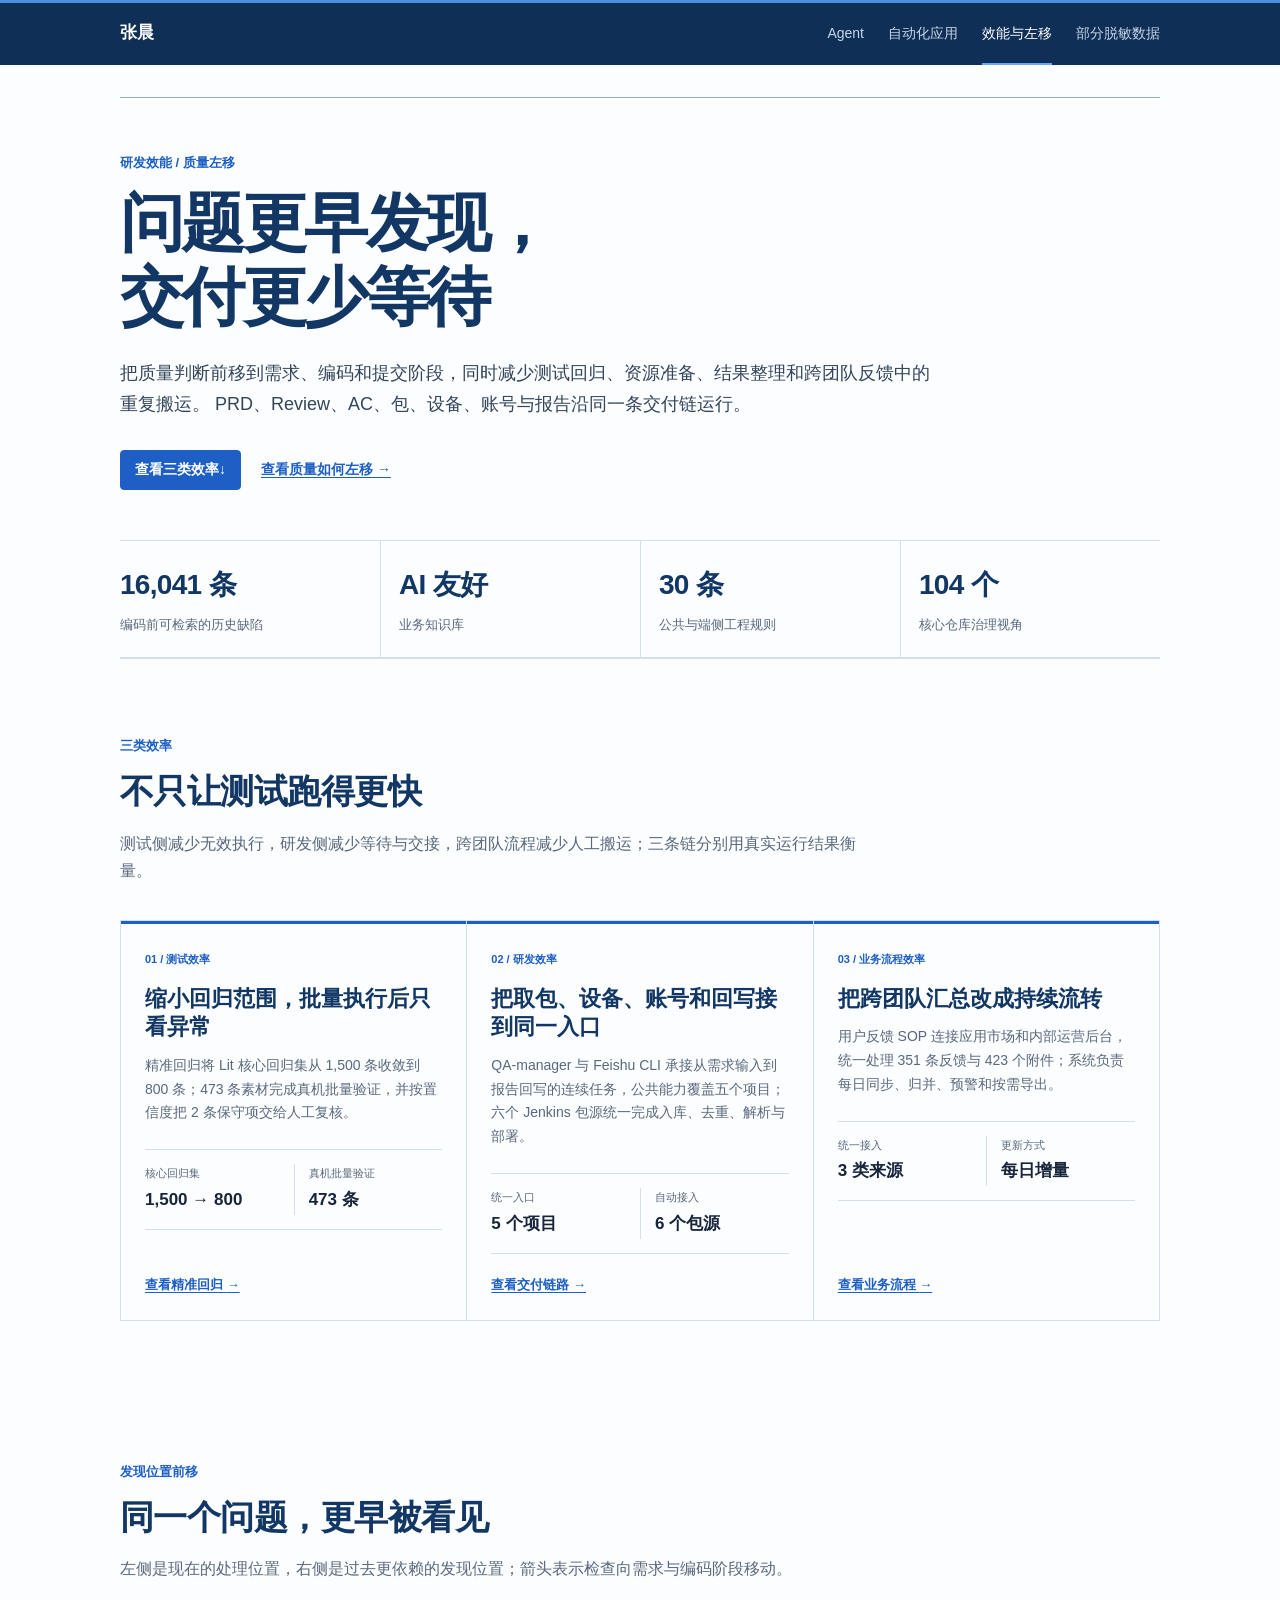
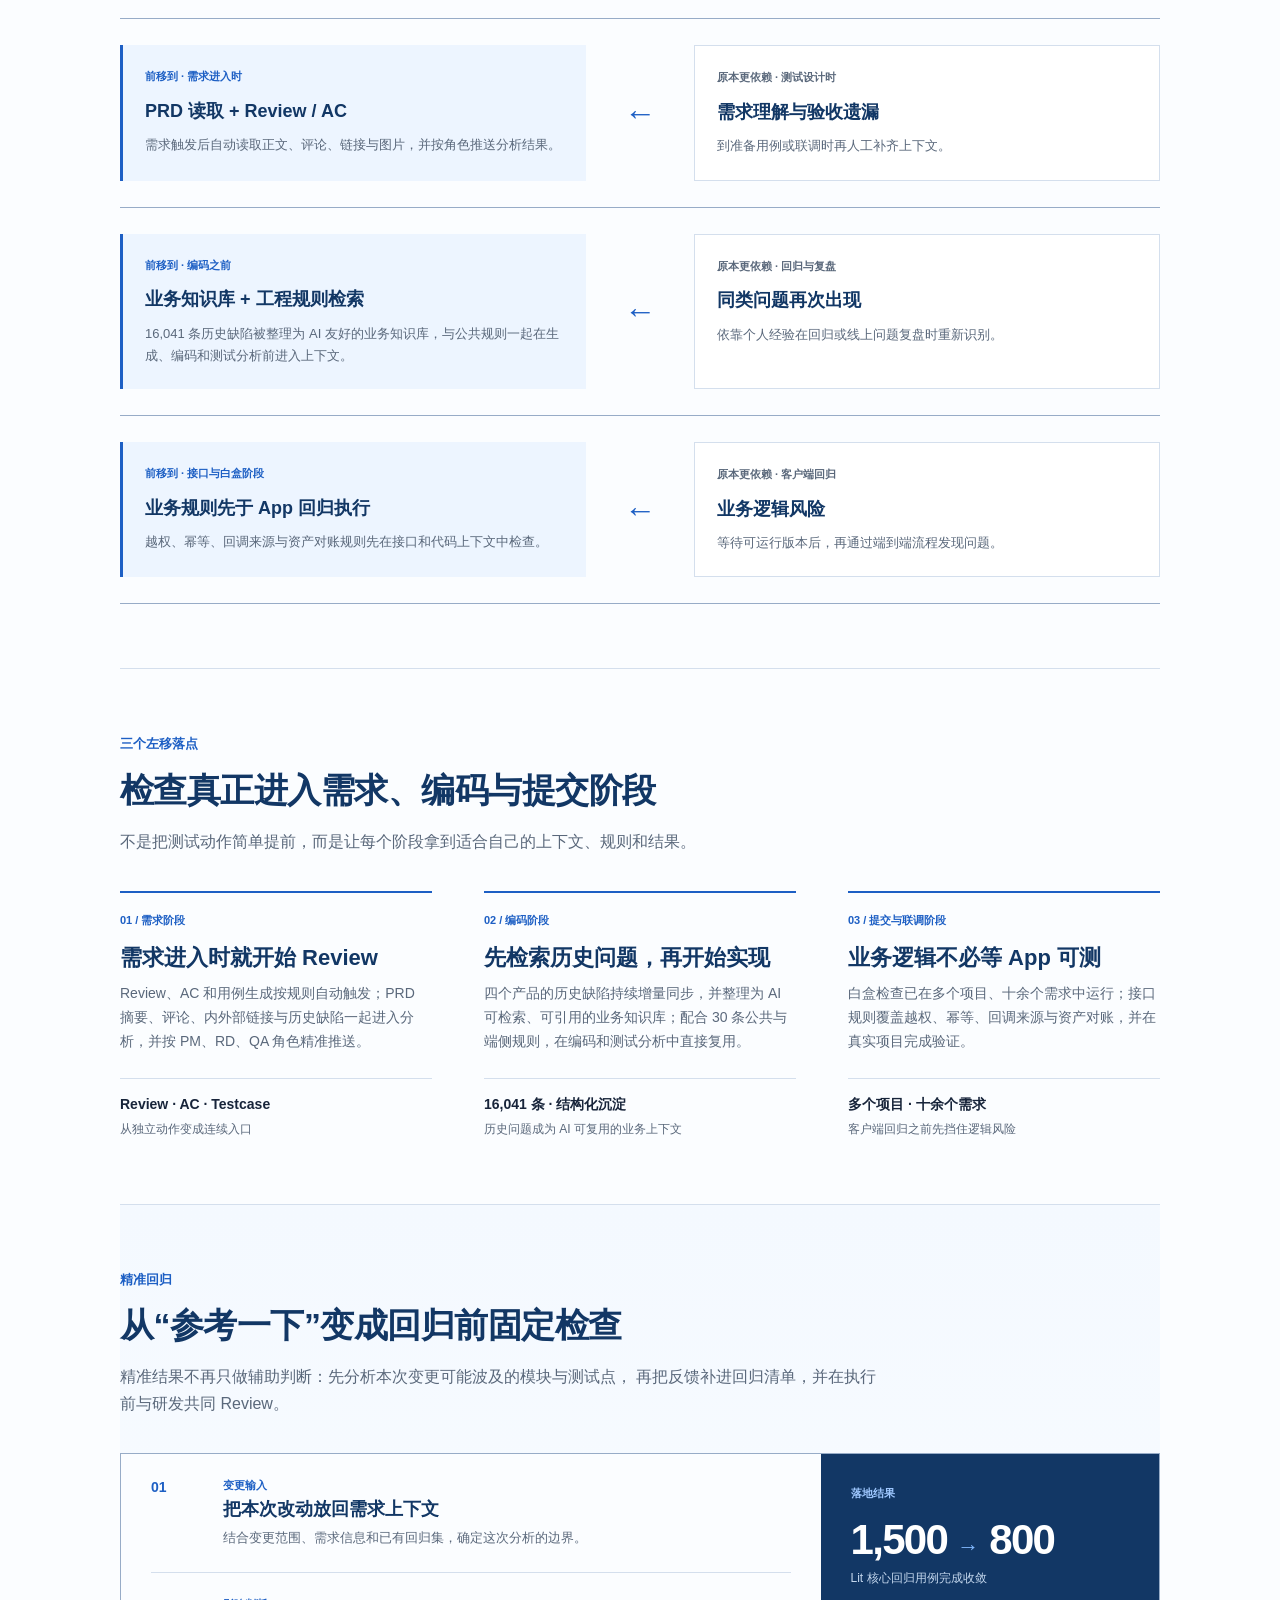
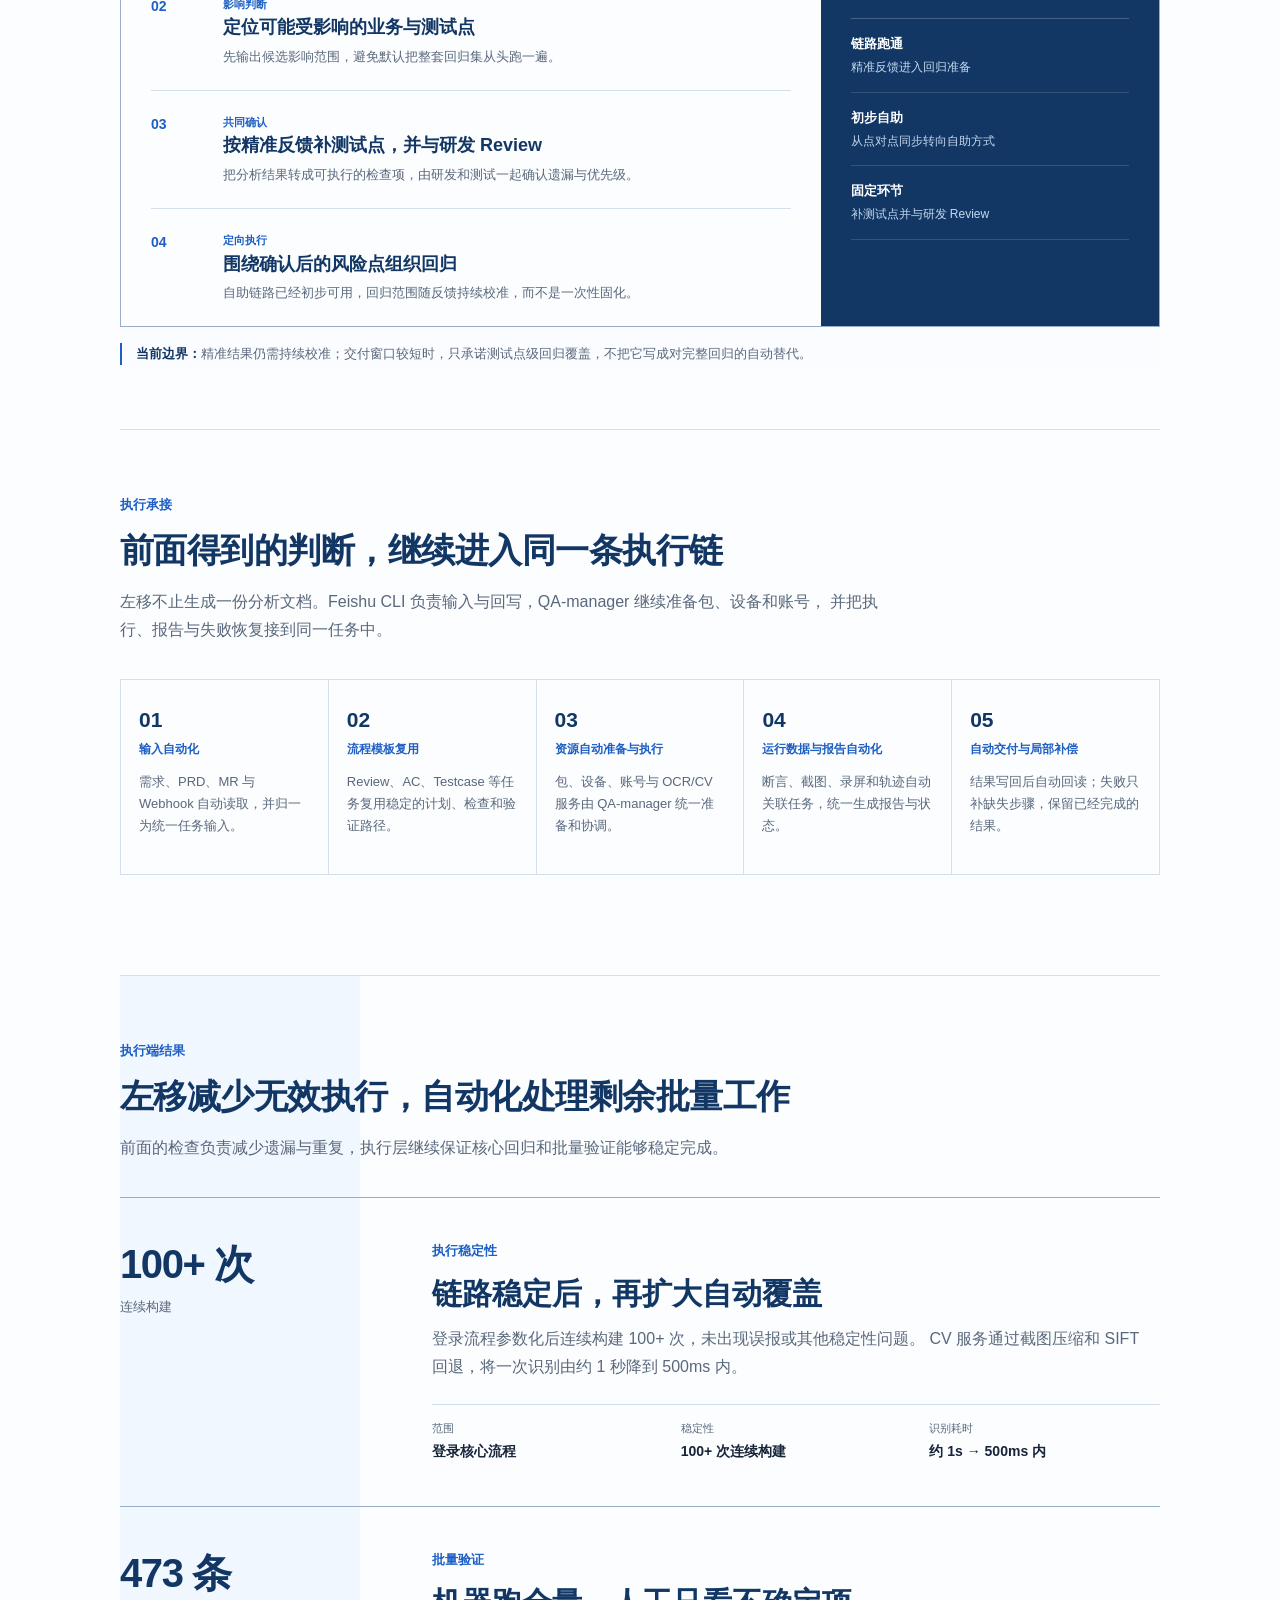
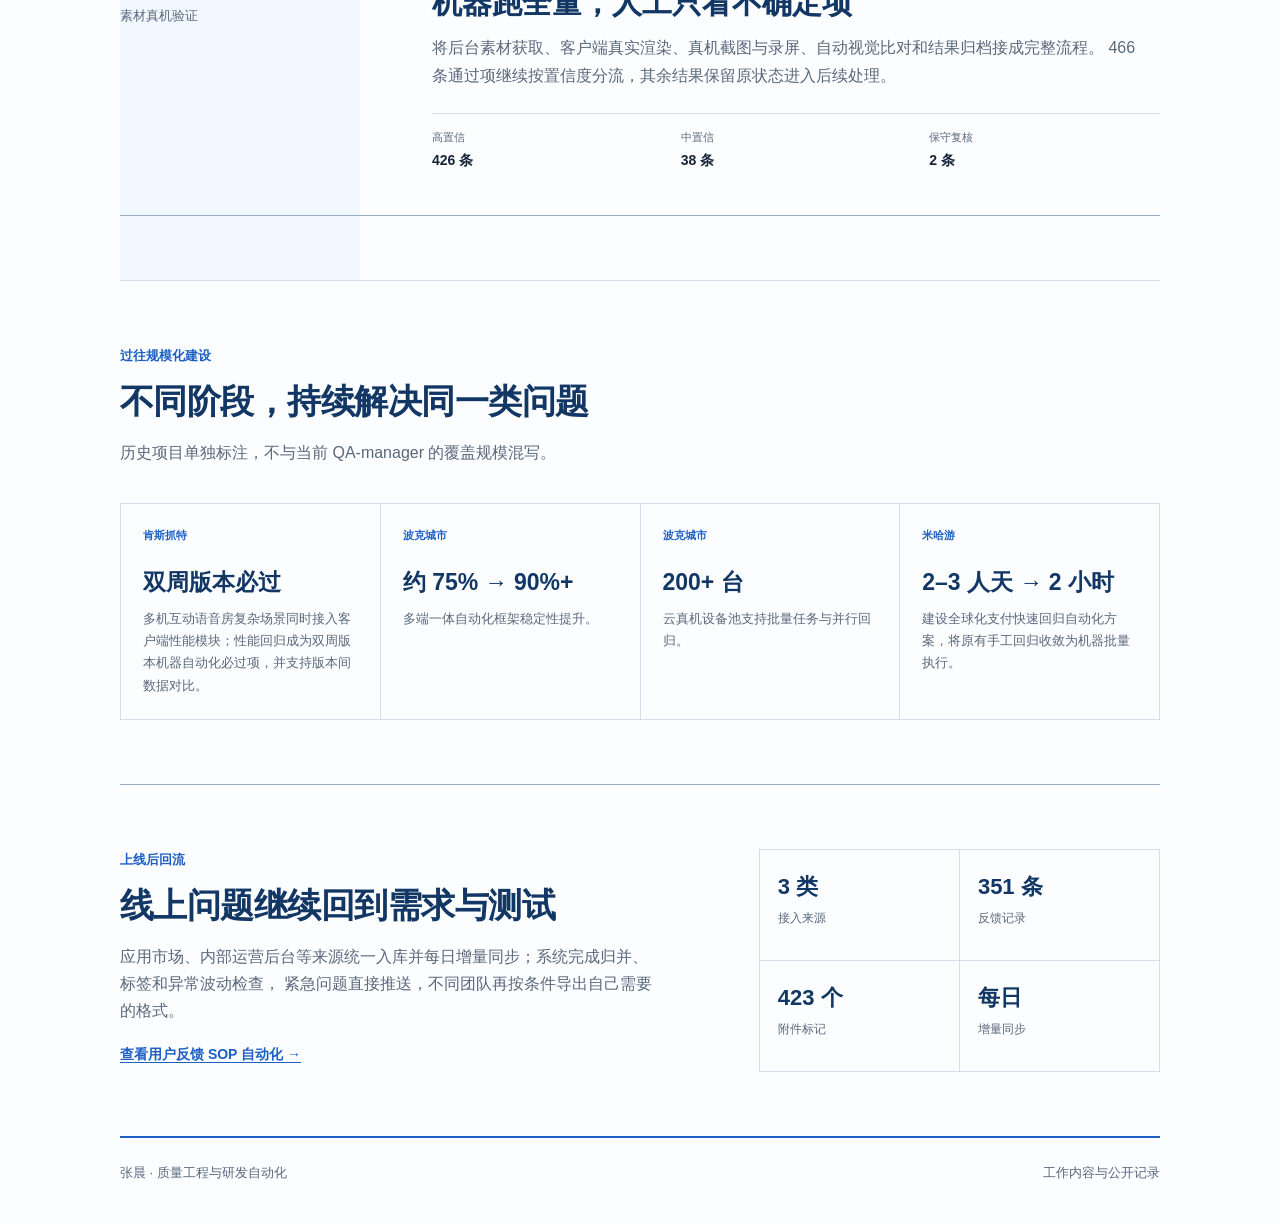
<file: efficiency/index.html>
<!doctype html>
<html lang="zh-CN">
  <head>
    <meta charset="utf-8">
    <meta name="viewport" content="width=device-width, initial-scale=1">
    <meta name="description" content="张晨的研发效能与质量左移实践：覆盖测试回归、研发协作与跨团队业务流程，把需求、执行资源和结果回写接成可复用链路。">
    <meta name="theme-color" content="#102f57">
    <link rel="canonical" href="https://maple42.github.io/efficiency/">
    <meta property="og:type" content="website">
    <meta property="og:locale" content="zh_CN">
    <meta property="og:title" content="研发效能与质量左移｜张晨">
    <meta property="og:description" content="让问题更早发现，减少测试、研发与业务流程中的等待和重复搬运。">
    <meta property="og:url" content="https://maple42.github.io/efficiency/">
    <meta name="twitter:card" content="summary_large_image">
    <title>研发效能与质量左移｜张晨</title>
    <link rel="stylesheet" href="/styles.css?v=20261001-efficiency-scope">
    <script src="/app.js?v=20261003-scroll-chain" defer></script>
  </head>
  <body class="efficiency-page">
    <a class="skip-link" href="#main">跳到主要内容</a>

    <header class="site-header" data-header>
      <a class="identity" href="/" aria-label="返回张晨个人主页">
        <span class="identity-mark" aria-hidden="true">ZC</span>
        <span>张晨</span>
      </a>
      <button class="nav-toggle" type="button" aria-expanded="false" aria-controls="primary-nav" data-nav-toggle>
        <span class="sr-only">打开导航</span>
        <span></span><span></span>
      </button>
      <nav class="primary-nav" id="primary-nav" aria-label="主要导航" data-nav>
        <a href="/agent/">Agent</a>
        <a href="/automation/">自动化应用</a>
        <a class="active" href="/efficiency/" aria-current="page">效能与左移</a>
        <a href="/evidence/">部分脱敏数据</a>
      </nav>
    </header>

    <main id="main">
      <section class="hero efficiency-hero" id="top" aria-labelledby="hero-title">
        <div class="hero-copy reveal">
          <p class="eyebrow">研发效能 / 质量左移</p>
          <h1 id="hero-title">问题更早发现，<br>交付更少等待</h1>
          <p class="hero-lede">
            把质量判断前移到需求、编码和提交阶段，同时减少测试回归、资源准备、结果整理和跨团队反馈中的重复搬运。
            PRD、Review、AC、包、设备、账号与报告沿同一条交付链运行。
          </p>
          <div class="hero-actions">
            <a class="button button-primary" href="#efficiency-scope">查看三类效率 <span aria-hidden="true">↓</span></a>
            <a class="text-link" href="#shift-left">查看质量如何左移 <span aria-hidden="true">→</span></a>
          </div>
        </div>

        <div class="proof-strip efficiency-proof reveal" aria-label="研发效能与质量左移运行数据摘要">
          <article>
            <strong>16,041 条</strong>
            <span>编码前可检索的历史缺陷</span>
          </article>
          <article>
            <strong>AI 友好</strong>
            <span>业务知识库</span>
          </article>
          <article>
            <strong>30 条</strong>
            <span>公共与端侧工程规则</span>
          </article>
          <article>
            <strong>104 个</strong>
            <span>核心仓库治理视角</span>
          </article>
        </div>
      </section>

      <section class="section-pad efficiency-scope" id="efficiency-scope" aria-labelledby="efficiency-scope-title">
        <div class="section-heading reveal">
          <p class="section-index">三类效率</p>
          <h2 id="efficiency-scope-title">不只让测试跑得更快</h2>
          <p>测试侧减少无效执行，研发侧减少等待与交接，跨团队流程减少人工搬运；三条链分别用真实运行结果衡量。</p>
        </div>

        <div class="efficiency-lanes">
          <article class="efficiency-lane reveal">
            <span>01 / 测试效率</span>
            <h3>缩小回归范围，批量执行后只看异常</h3>
            <p>精准回归将 Lit 核心回归集从 1,500 条收敛到 800 条；473 条素材完成真机批量验证，并按置信度把 2 条保守项交给人工复核。</p>
            <dl class="lane-metrics">
              <div><dt>核心回归集</dt><dd>1,500 → 800</dd></div>
              <div><dt>真机批量验证</dt><dd>473 条</dd></div>
            </dl>
            <a class="text-link" href="#precision-regression">查看精准回归 <span aria-hidden="true">→</span></a>
          </article>

          <article class="efficiency-lane reveal">
            <span>02 / 研发效率</span>
            <h3>把取包、设备、账号和回写接到同一入口</h3>
            <p>QA-manager 与 Feishu CLI 承接从需求输入到报告回写的连续任务，公共能力覆盖五个项目；六个 Jenkins 包源统一完成入库、去重、解析与部署。</p>
            <dl class="lane-metrics">
              <div><dt>统一入口</dt><dd>5 个项目</dd></div>
              <div><dt>自动接入</dt><dd>6 个包源</dd></div>
            </dl>
            <a class="text-link" href="#delivery-system">查看交付链路 <span aria-hidden="true">→</span></a>
          </article>

          <article class="efficiency-lane reveal">
            <span>03 / 业务流程效率</span>
            <h3>把跨团队汇总改成持续流转</h3>
            <p>用户反馈 SOP 连接应用市场和内部运营后台，统一处理 351 条反馈与 423 个附件；系统负责每日同步、归并、预警和按需导出。</p>
            <dl class="lane-metrics">
              <div><dt>统一接入</dt><dd>3 类来源</dd></div>
              <div><dt>更新方式</dt><dd>每日增量</dd></div>
            </dl>
            <a class="text-link" href="#feedback-loop">查看业务流程 <span aria-hidden="true">→</span></a>
          </article>
        </div>
      </section>

      <section class="section-pad shift-section" id="shift-left" aria-labelledby="shift-title">
        <div class="section-heading reveal">
          <p class="section-index">发现位置前移</p>
          <h2 id="shift-title">同一个问题，更早被看见</h2>
          <p>左侧是现在的处理位置，右侧是过去更依赖的发现位置；箭头表示检查向需求与编码阶段移动。</p>
        </div>
        <div class="shift-move-list reveal">
          <article class="shift-move">
            <div class="shift-now">
              <span>前移到 · 需求进入时</span>
              <strong>PRD 读取 + Review / AC</strong>
              <p>需求触发后自动读取正文、评论、链接与图片，并按角色推送分析结果。</p>
            </div>
            <div class="shift-arrow" aria-hidden="true"><span>←</span><b>↑</b></div>
            <div class="shift-before">
              <span>原本更依赖 · 测试设计时</span>
              <strong>需求理解与验收遗漏</strong>
              <p>到准备用例或联调时再人工补齐上下文。</p>
            </div>
          </article>
          <article class="shift-move">
            <div class="shift-now">
              <span>前移到 · 编码之前</span>
              <strong>业务知识库 + 工程规则检索</strong>
              <p>16,041 条历史缺陷被整理为 AI 友好的业务知识库，与公共规则一起在生成、编码和测试分析前进入上下文。</p>
            </div>
            <div class="shift-arrow" aria-hidden="true"><span>←</span><b>↑</b></div>
            <div class="shift-before">
              <span>原本更依赖 · 回归与复盘</span>
              <strong>同类问题再次出现</strong>
              <p>依靠个人经验在回归或线上问题复盘时重新识别。</p>
            </div>
          </article>
          <article class="shift-move">
            <div class="shift-now">
              <span>前移到 · 接口与白盒阶段</span>
              <strong>业务规则先于 App 回归执行</strong>
              <p>越权、幂等、回调来源与资产对账规则先在接口和代码上下文中检查。</p>
            </div>
            <div class="shift-arrow" aria-hidden="true"><span>←</span><b>↑</b></div>
            <div class="shift-before">
              <span>原本更依赖 · 客户端回归</span>
              <strong>业务逻辑风险</strong>
              <p>等待可运行版本后，再通过端到端流程发现问题。</p>
            </div>
          </article>
        </div>
      </section>

      <section class="section-pad left-shift-cases" id="left-shift-cases" aria-labelledby="left-shift-title">
        <div class="section-heading reveal">
          <p class="section-index">三个左移落点</p>
          <h2 id="left-shift-title">检查真正进入需求、编码与提交阶段</h2>
          <p>不是把测试动作简单提前，而是让每个阶段拿到适合自己的上下文、规则和结果。</p>
        </div>
        <div class="left-shift-grid">
          <article class="left-shift-card reveal">
            <span>01 / 需求阶段</span>
            <h3>需求进入时就开始 Review</h3>
            <p>Review、AC 和用例生成按规则自动触发；PRD 摘要、评论、内外部链接与历史缺陷一起进入分析，并按 PM、RD、QA 角色精准推送。</p>
            <div class="left-shift-result"><strong>Review · AC · Testcase</strong><small>从独立动作变成连续入口</small></div>
          </article>
          <article class="left-shift-card reveal">
            <span>02 / 编码阶段</span>
            <h3>先检索历史问题，再开始实现</h3>
            <p>四个产品的历史缺陷持续增量同步，并整理为 AI 可检索、可引用的业务知识库；配合 30 条公共与端侧规则，在编码和测试分析中直接复用。</p>
            <div class="left-shift-result"><strong>16,041 条 · 结构化沉淀</strong><small>历史问题成为 AI 可复用的业务上下文</small></div>
          </article>
          <article class="left-shift-card reveal">
            <span>03 / 提交与联调阶段</span>
            <h3>业务逻辑不必等 App 可测</h3>
            <p>白盒检查已在多个项目、十余个需求中运行；接口规则覆盖越权、幂等、回调来源与资产对账，并在真实项目完成验证。</p>
            <div class="left-shift-result"><strong>多个项目 · 十余个需求</strong><small>客户端回归之前先挡住逻辑风险</small></div>
          </article>
        </div>
      </section>

      <section class="section-pad precision-regression" id="precision-regression" aria-labelledby="precision-title">
        <div class="section-heading reveal">
          <p class="section-index">精准回归</p>
          <h2 id="precision-title">从“参考一下”变成回归前固定检查</h2>
          <p>
            精准结果不再只做辅助判断：先分析本次变更可能波及的模块与测试点，
            再把反馈补进回归清单，并在执行前与研发共同 Review。
          </p>
        </div>

        <div class="precision-layout reveal">
          <div class="precision-flow" aria-label="精准回归工作流">
            <article class="precision-step">
              <span>01</span>
              <div>
                <small>变更输入</small>
                <h3>把本次改动放回需求上下文</h3>
                <p>结合变更范围、需求信息和已有回归集，确定这次分析的边界。</p>
              </div>
            </article>
            <article class="precision-step">
              <span>02</span>
              <div>
                <small>影响判断</small>
                <h3>定位可能受影响的业务与测试点</h3>
                <p>先输出候选影响范围，避免默认把整套回归集从头跑一遍。</p>
              </div>
            </article>
            <article class="precision-step">
              <span>03</span>
              <div>
                <small>共同确认</small>
                <h3>按精准反馈补测试点，并与研发 Review</h3>
                <p>把分析结果转成可执行的检查项，由研发和测试一起确认遗漏与优先级。</p>
              </div>
            </article>
            <article class="precision-step">
              <span>04</span>
              <div>
                <small>定向执行</small>
                <h3>围绕确认后的风险点组织回归</h3>
                <p>自助链路已经初步可用，回归范围随反馈持续校准，而不是一次性固化。</p>
              </div>
            </article>
          </div>

          <aside class="precision-proof" aria-label="精准回归落地结果">
            <p>落地结果</p>
            <div class="precision-metric"><strong>1,500</strong><span>→</span><strong>800</strong></div>
            <small>Lit 核心回归用例完成收敛</small>
            <ol class="precision-maturity">
              <li><strong>链路跑通</strong><span>精准反馈进入回归准备</span></li>
              <li><strong>初步自助</strong><span>从点对点同步转向自助方式</span></li>
              <li><strong>固定环节</strong><span>补测试点并与研发 Review</span></li>
            </ol>
          </aside>
        </div>

        <p class="precision-boundary reveal">
          <strong>当前边界：</strong>精准结果仍需持续校准；交付窗口较短时，只承诺测试点级回归覆盖，不把它写成对完整回归的自动替代。
        </p>
      </section>

      <section class="section-pad delivery-system" id="delivery-system" aria-labelledby="delivery-title">
        <div class="section-heading reveal">
          <p class="section-index">执行承接</p>
          <h2 id="delivery-title">前面得到的判断，继续进入同一条执行链</h2>
          <p>
            左移不止生成一份分析文档。Feishu CLI 负责输入与回写，QA-manager 继续准备包、设备和账号，
            并把执行、报告与失败恢复接到同一任务中。
          </p>
        </div>

        <div class="delivery-facts reveal" aria-label="从需求输入到结果回写的五层交付链路">
          <article>
            <strong>01</strong>
            <span>输入自动化</span>
            <p>需求、PRD、MR 与 Webhook 自动读取，并归一为统一任务输入。</p>
          </article>
          <article>
            <strong>02</strong>
            <span>流程模板复用</span>
            <p>Review、AC、Testcase 等任务复用稳定的计划、检查和验证路径。</p>
          </article>
          <article>
            <strong>03</strong>
            <span>资源自动准备与执行</span>
            <p>包、设备、账号与 OCR/CV 服务由 QA-manager 统一准备和协调。</p>
          </article>
          <article>
            <strong>04</strong>
            <span>运行数据与报告自动化</span>
            <p>断言、截图、录屏和轨迹自动关联任务，统一生成报告与状态。</p>
          </article>
          <article>
            <strong>05</strong>
            <span>自动交付与局部补偿</span>
            <p>结果写回后自动回读；失败只补缺失步骤，保留已经完成的结果。</p>
          </article>
        </div>

      </section>

      <section class="section-pad impact-section" id="results" aria-labelledby="results-title">
        <div class="section-heading reveal">
          <p class="section-index">执行端结果</p>
          <h2 id="results-title">左移减少无效执行，自动化处理剩余批量工作</h2>
          <p>前面的检查负责减少遗漏与重复，执行层继续保证核心回归和批量验证能够稳定完成。</p>
        </div>

        <div class="impact-list">
          <article class="impact-case reveal">
            <div class="impact-stat">
              <strong>100+ 次</strong>
              <span>连续构建</span>
            </div>
            <div class="impact-copy">
              <p class="case-label">执行稳定性</p>
              <h3>链路稳定后，再扩大自动覆盖</h3>
              <p>
                登录流程参数化后连续构建 100+ 次，未出现误报或其他稳定性问题。
                CV 服务通过截图压缩和 SIFT 回退，将一次识别由约 1 秒降到 500ms 内。
              </p>
              <dl class="impact-facts">
                <div><dt>范围</dt><dd>登录核心流程</dd></div>
                <div><dt>稳定性</dt><dd>100+ 次连续构建</dd></div>
                <div><dt>识别耗时</dt><dd>约 1s → 500ms 内</dd></div>
              </dl>
            </div>
          </article>

          <article class="impact-case reveal">
            <div class="impact-stat">
              <strong>473 条</strong>
              <span>素材真机验证</span>
            </div>
            <div class="impact-copy">
              <p class="case-label">批量验证</p>
              <h3>机器跑全量，人工只看不确定项</h3>
              <p>
                将后台素材获取、客户端真实渲染、真机截图与录屏、自动视觉比对和结果归档接成完整流程。
                466 条通过项继续按置信度分流，其余结果保留原状态进入后续处理。
              </p>
              <dl class="impact-facts">
                <div><dt>高置信</dt><dd>426 条</dd></div>
                <div><dt>中置信</dt><dd>38 条</dd></div>
                <div><dt>保守复核</dt><dd>2 条</dd></div>
              </dl>
            </div>
          </article>
        </div>
      </section>

      <section class="section-pad scale-section" aria-labelledby="scale-title">
        <div class="section-heading reveal">
          <p class="section-index">过往规模化建设</p>
          <h2 id="scale-title">不同阶段，持续解决同一类问题</h2>
          <p>历史项目单独标注，不与当前 QA-manager 的覆盖规模混写。</p>
        </div>
        <div class="scale-grid reveal">
          <article>
            <span>肯斯抓特</span>
            <strong>双周版本必过</strong>
            <p>多机互动语音房复杂场景同时接入客户端性能模块；性能回归成为双周版本机器自动化必过项，并支持版本间数据对比。</p>
          </article>
          <article>
            <span>波克城市</span>
            <strong>约 75% → 90%+</strong>
            <p>多端一体自动化框架稳定性提升。</p>
          </article>
          <article>
            <span>波克城市</span>
            <strong>200+ 台</strong>
            <p>云真机设备池支持批量任务与并行回归。</p>
          </article>
          <article>
            <span>米哈游</span>
            <strong>2–3 人天 → 2 小时</strong>
            <p>建设全球化支付快速回归自动化方案，将原有手工回归收敛为机器批量执行。</p>
          </article>
        </div>
      </section>

      <section class="section-pad efficiency-sop" id="feedback-loop" aria-labelledby="feedback-title">
        <div class="sop-copy reveal">
          <p class="section-index">上线后回流</p>
          <h2 id="feedback-title">线上问题继续回到需求与测试</h2>
          <p>
            应用市场、内部运营后台等来源统一入库并每日增量同步；系统完成归并、标签和异常波动检查，
            紧急问题直接推送，不同团队再按条件导出自己需要的格式。
          </p>
          <a class="text-link" href="/automation/#feedback-sop">查看用户反馈 SOP 自动化 <span aria-hidden="true">→</span></a>
        </div>
        <div class="feedback-numbers reveal" aria-label="用户反馈运行数据">
          <article><strong>3 类</strong><span>接入来源</span></article>
          <article><strong>351 条</strong><span>反馈记录</span></article>
          <article><strong>423 个</strong><span>附件标记</span></article>
          <article><strong>每日</strong><span>增量同步</span></article>
        </div>
      </section>
    </main>

    <footer>
      <p>张晨 · 质量工程与研发自动化</p>
      <p>工作内容与公开记录</p>
    </footer>
  </body>
</html>
</file>
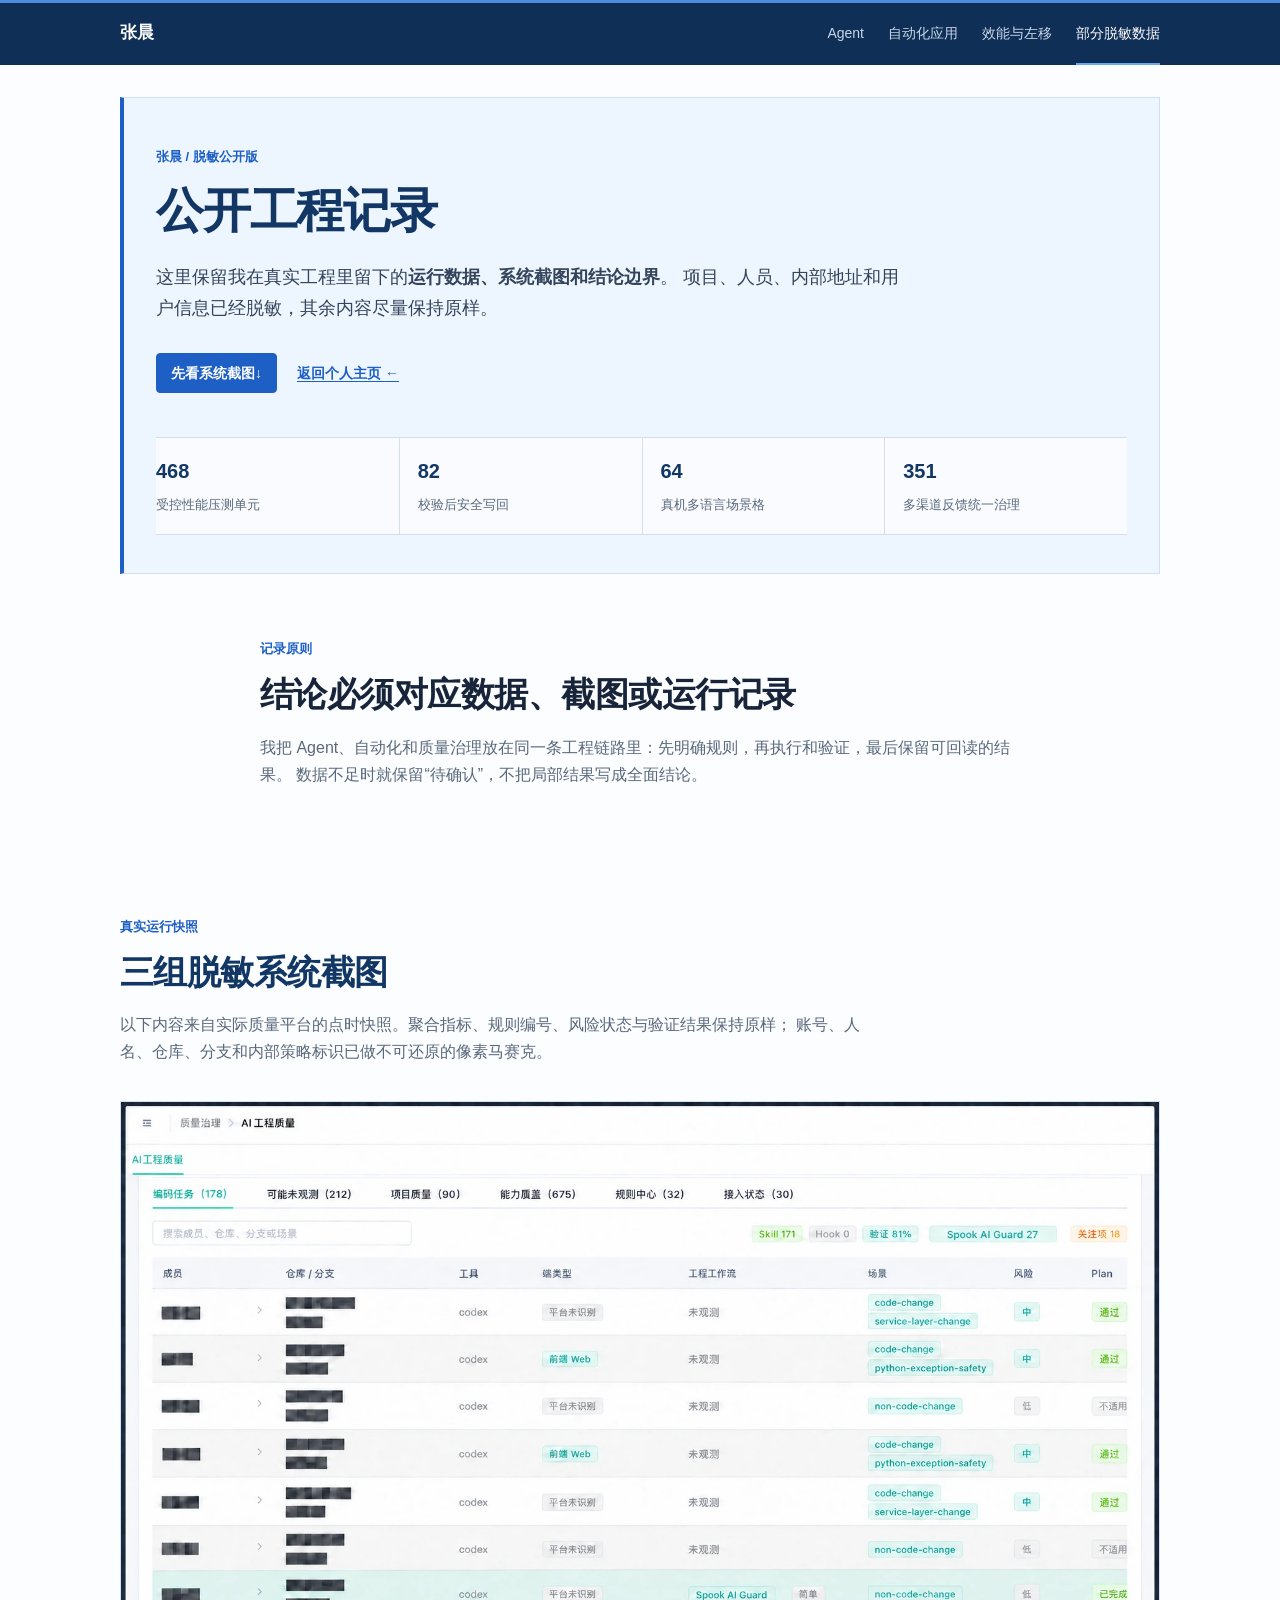
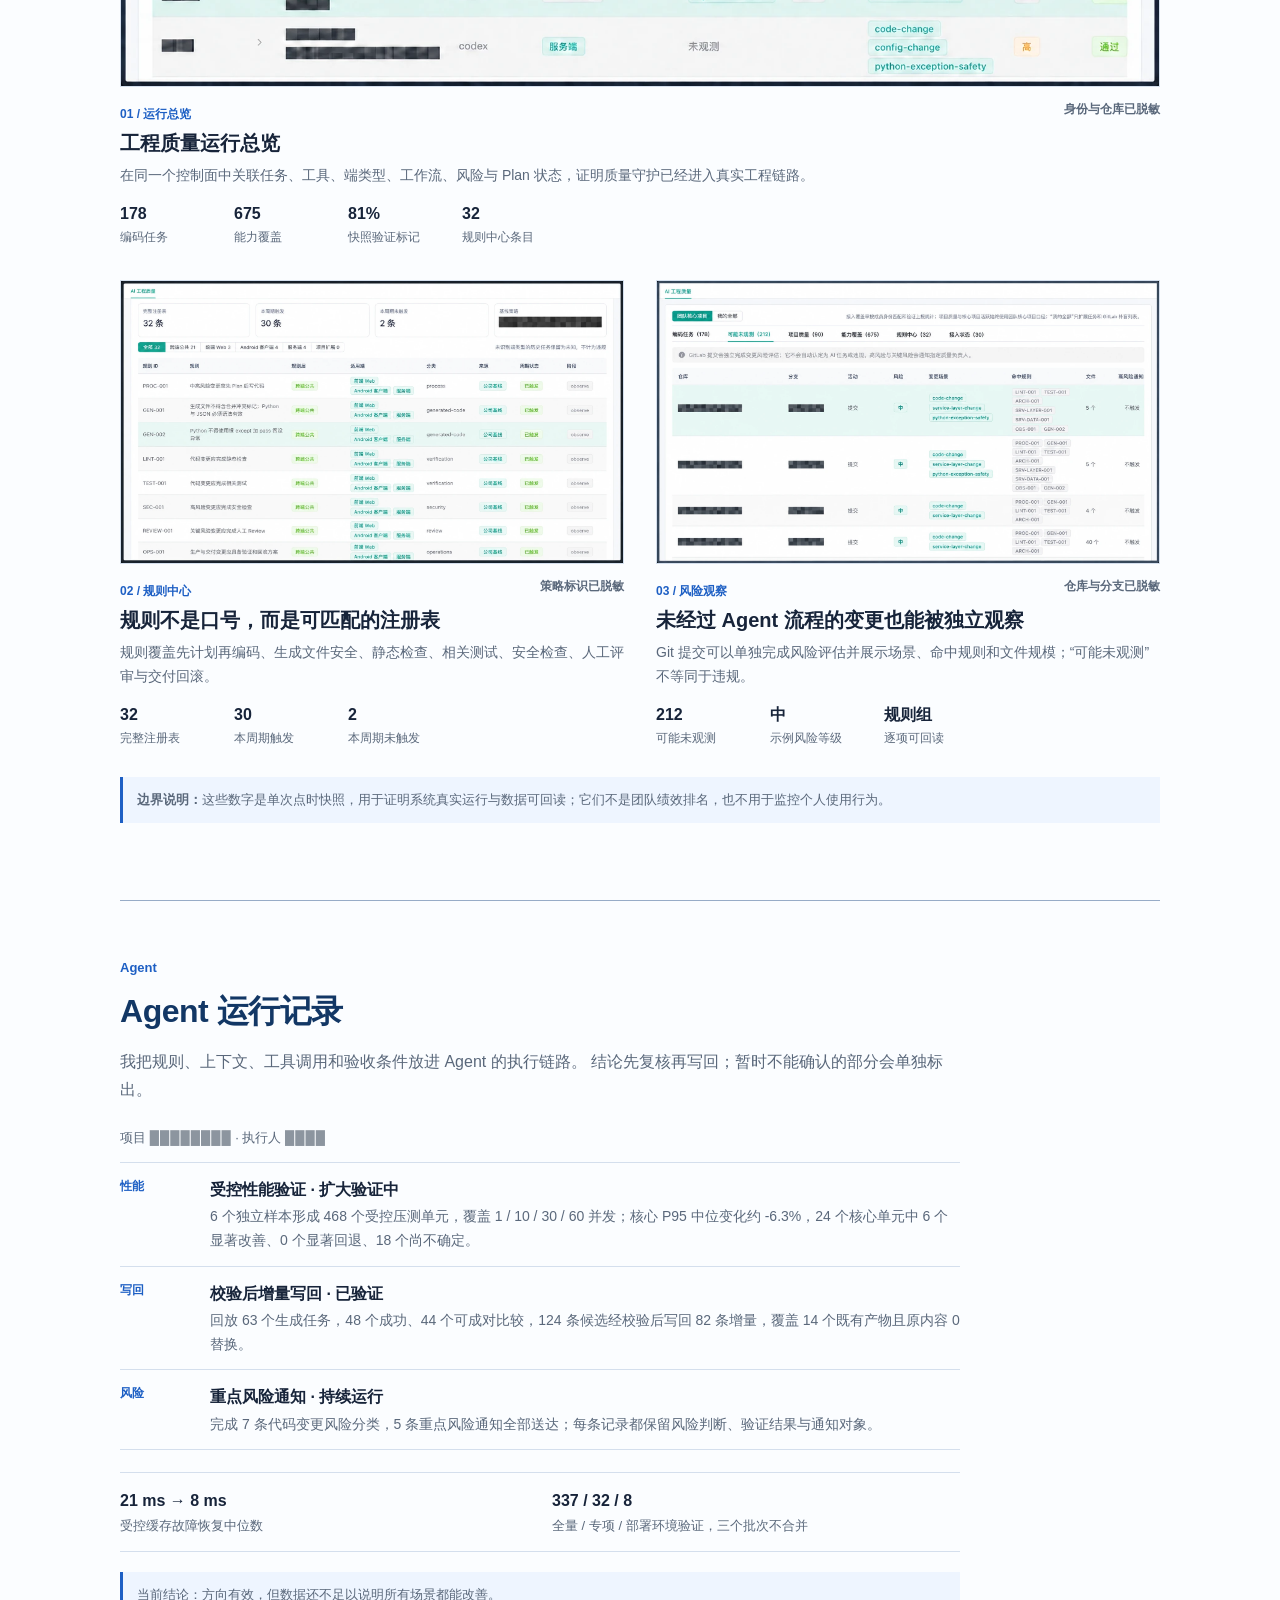
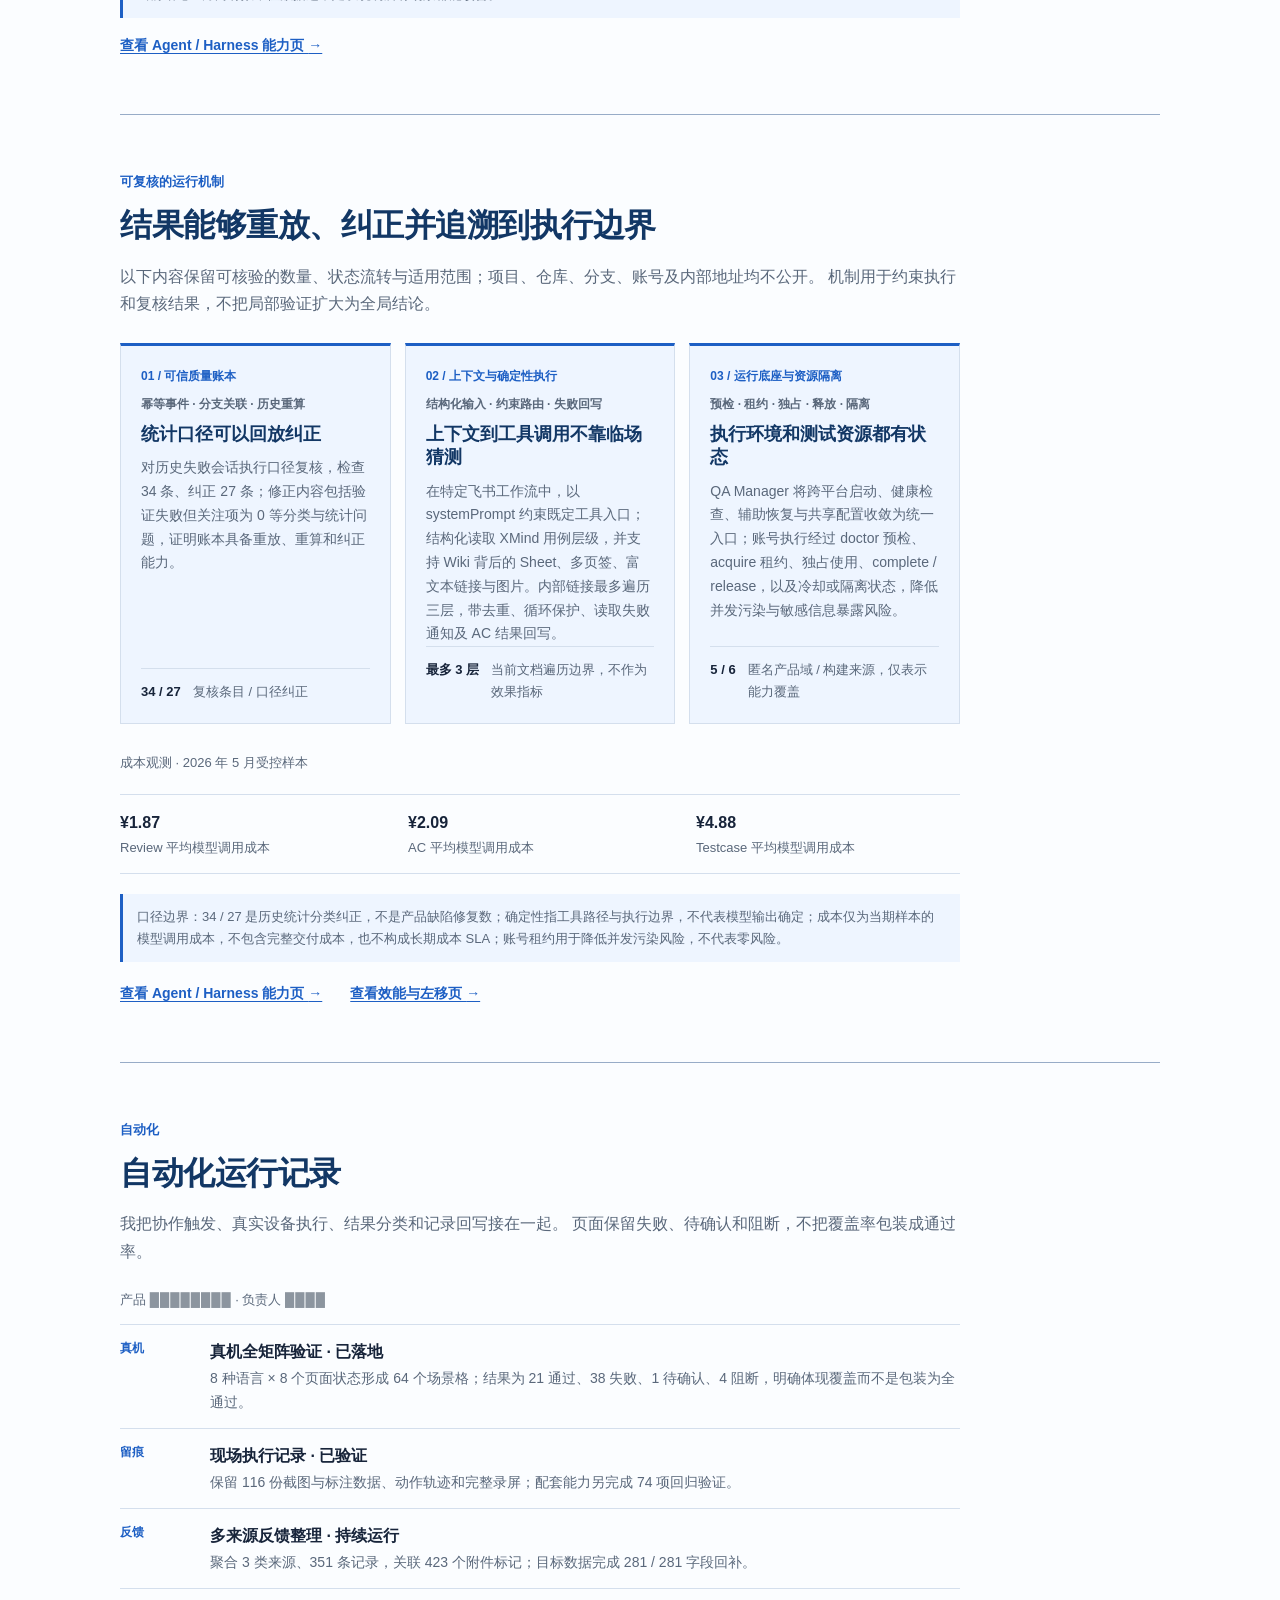
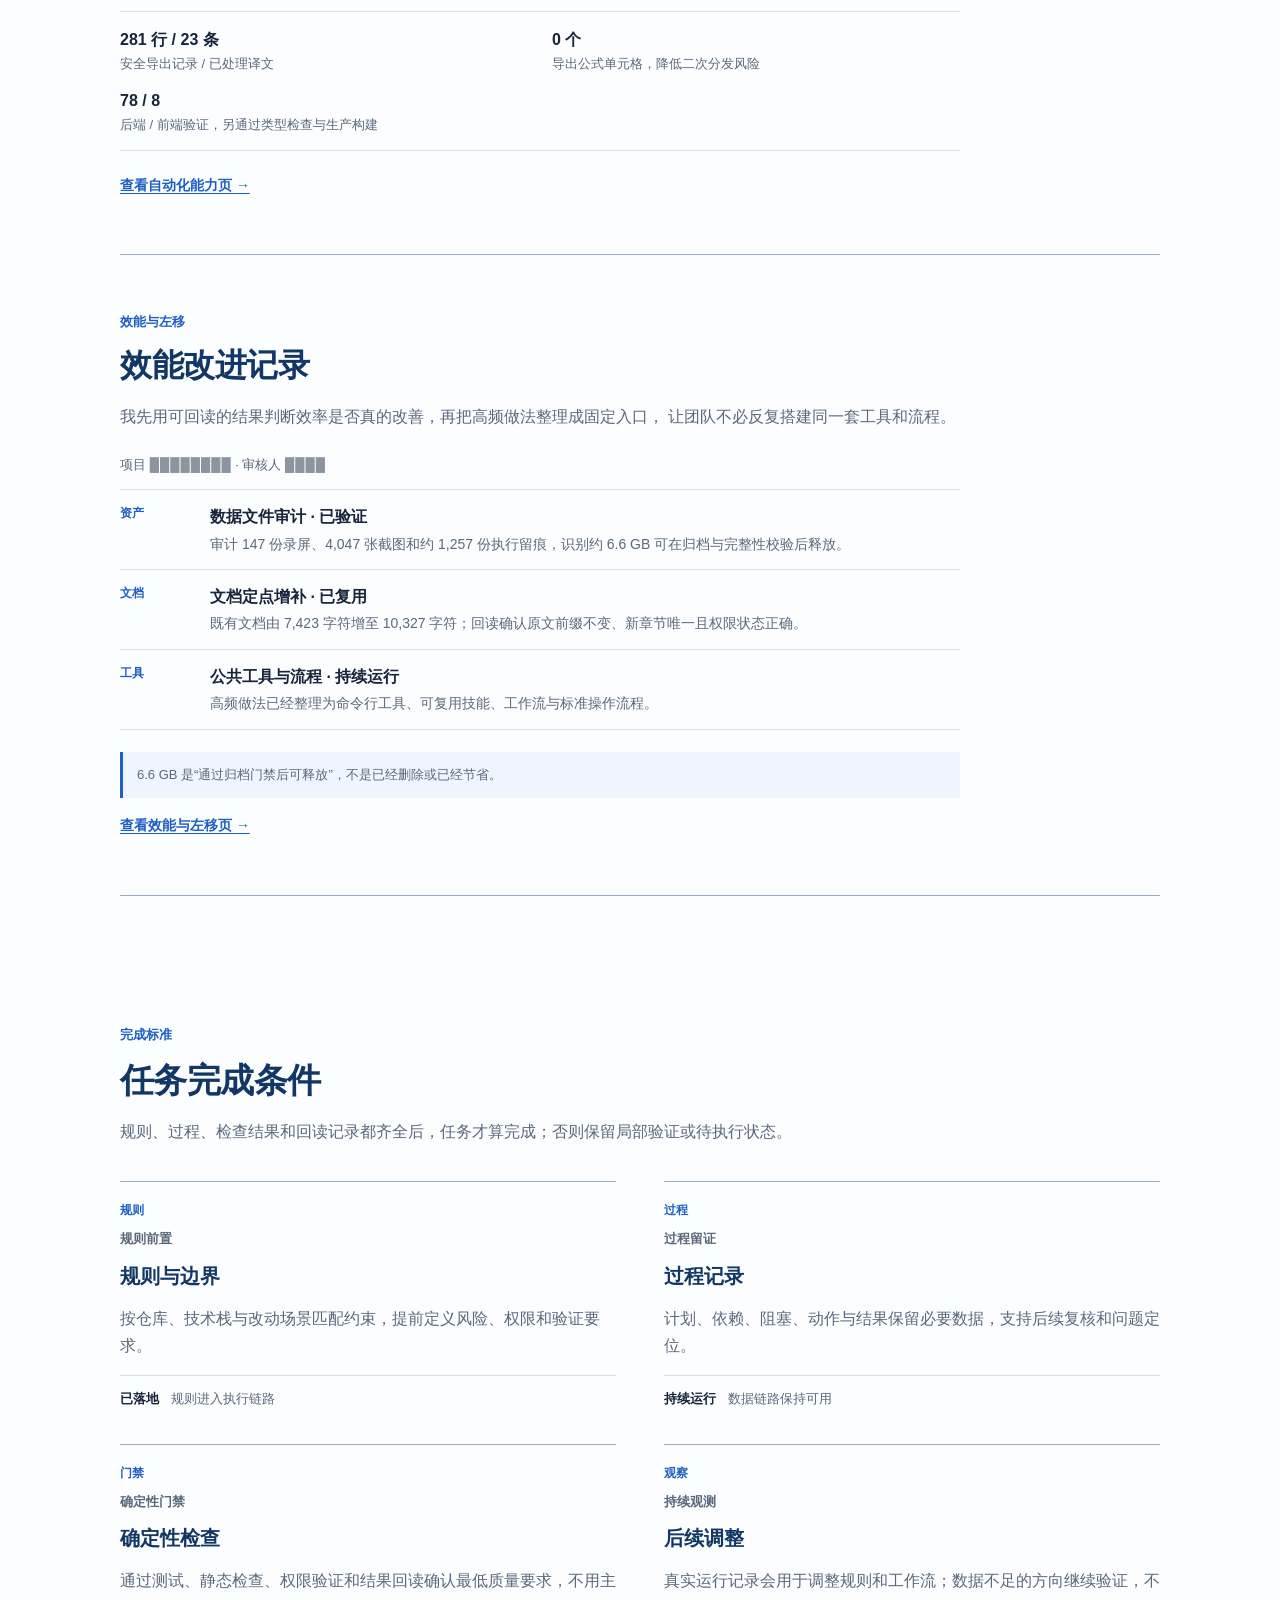
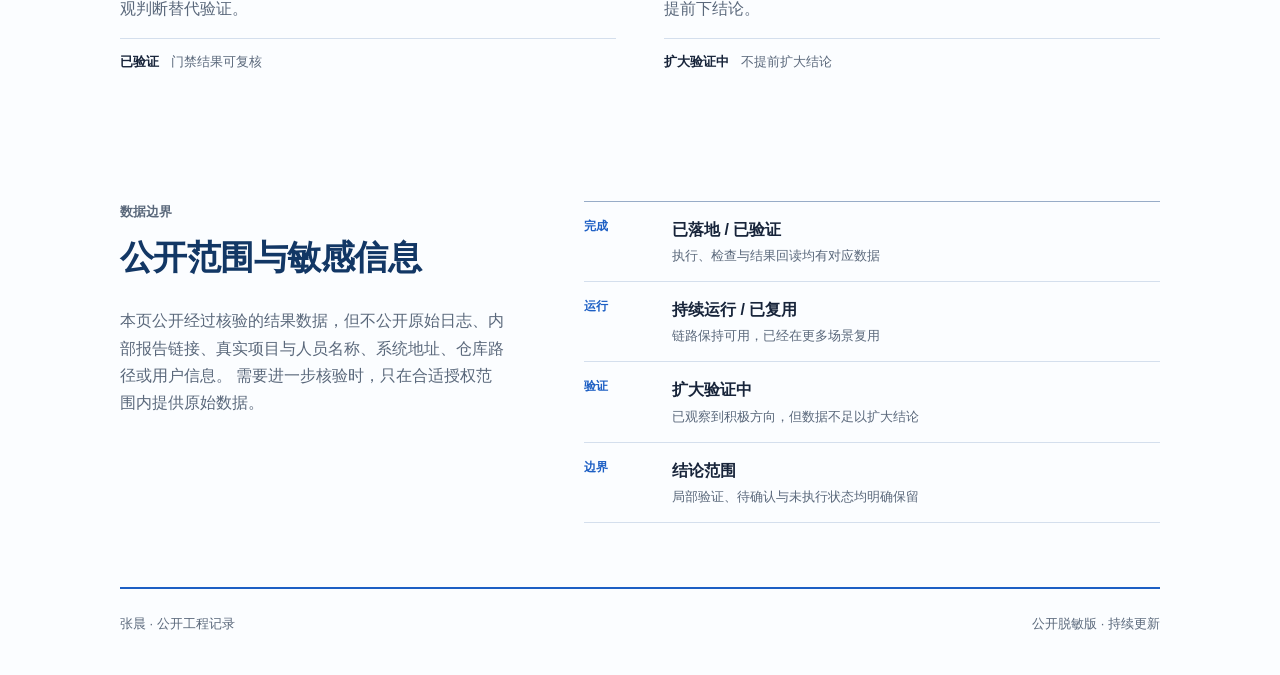
<file: evidence/index.html>
<!doctype html>
<html lang="zh-CN">
  <head>
    <meta charset="utf-8">
    <meta name="viewport" content="width=device-width, initial-scale=1">
    <meta name="description" content="张晨的公开工程记录：真实运行数据、脱敏系统截图，以及每个结论适用到哪里。">
    <meta name="theme-color" content="#102f57">
    <link rel="canonical" href="https://maple42.github.io/evidence/">
    <meta property="og:type" content="website">
    <meta property="og:locale" content="zh_CN">
    <meta property="og:title" content="张晨｜公开工程记录">
    <meta property="og:description" content="真实运行数据、脱敏系统截图，以及每个结论适用到哪里。">
    <meta property="og:url" content="https://maple42.github.io/evidence/">
    <meta property="og:image" content="https://maple42.github.io/assets/ai-quality-overview-redacted.webp">
    <meta name="twitter:card" content="summary_large_image">
    <title>张晨｜公开工程记录</title>
    <link rel="stylesheet" href="/styles.css?v=20261001-replayable-evidence">
    <script src="/app.js?v=20261003-scroll-chain" defer></script>
  </head>
  <body>
    <a class="skip-link" href="#main">跳到主要内容</a>

    <header class="site-header" data-header>
      <a class="identity" href="/" aria-label="返回张晨个人主页">
        <span class="identity-mark" aria-hidden="true">ZC</span>
        <span>张晨</span>
      </a>
      <button class="nav-toggle" type="button" aria-expanded="false" aria-controls="primary-nav" data-nav-toggle>
        <span class="sr-only">打开导航</span>
        <span></span><span></span>
      </button>
      <nav class="primary-nav" id="primary-nav" aria-label="主要导航" data-nav>
        <a href="/agent/">Agent</a>
        <a href="/automation/">自动化应用</a>
        <a href="/efficiency/">效能与左移</a>
        <a class="active" href="/evidence/" aria-current="page">部分脱敏数据</a>
      </nav>
    </header>

    <main id="main">
      <section class="hero" id="top" aria-labelledby="hero-title">
        <div class="hero-copy reveal">
          <p class="eyebrow"><span></span> 张晨 / 脱敏公开版</p>
          <h1 id="hero-title">公开工程记录</h1>
          <p class="hero-lede">
            这里保留我在真实工程里留下的<strong>运行数据、系统截图和结论边界</strong>。
            项目、人员、内部地址和用户信息已经脱敏，其余内容尽量保持原样。
          </p>
          <div class="hero-actions">
            <a class="button button-primary" href="#snapshots">先看系统截图 <span aria-hidden="true">↓</span></a>
            <a class="text-link" href="/">返回个人主页 <span aria-hidden="true">←</span></a>
          </div>
        </div>

        <div class="proof-strip reveal" aria-label="公开运行数据摘要">
          <article>
            <strong>468</strong>
            <span>受控性能压测单元</span>
          </article>
          <article>
            <strong>82</strong>
            <span>校验后安全写回</span>
          </article>
          <article>
            <strong>64</strong>
            <span>真机多语言场景格</span>
          </article>
          <article>
            <strong>351</strong>
            <span>多渠道反馈统一治理</span>
          </article>
        </div>
      </section>

      <section class="manifesto section-pad reveal" id="conclusion" aria-labelledby="conclusion-title">
        <p class="section-index">记录原则</p>
        <h2 id="conclusion-title">结论必须对应数据、截图或运行记录</h2>
        <p>
          我把 Agent、自动化和质量治理放在同一条工程链路里：先明确规则，再执行和验证，最后保留可回读的结果。
          数据不足时就保留“待确认”，不把局部结果写成全面结论。
        </p>
      </section>

      <section class="evidence-gallery section-pad" id="snapshots" aria-labelledby="snapshots-title">
        <div class="section-heading reveal">
          <p class="section-index">真实运行快照</p>
          <h2 id="snapshots-title">三组脱敏系统截图</h2>
          <p>
            以下内容来自实际质量平台的点时快照。聚合指标、规则编号、风险状态与验证结果保持原样；
            账号、人名、仓库、分支和内部策略标识已做不可还原的像素马赛克。
          </p>
        </div>

        <div class="snapshot-grid">
          <figure class="snapshot-card snapshot-card-wide reveal">
            <a class="snapshot-image-link" href="/assets/ai-quality-overview-redacted.webp" target="_blank" rel="noopener" aria-label="查看脱敏后的 AI 工程质量运行总览大图，可在新窗口打开">
              <img src="/assets/ai-quality-overview-redacted.webp" alt="脱敏后的 AI 工程质量运行总览，保留任务、能力覆盖、规则与验证指标" width="1672" height="941" loading="lazy" decoding="async">
            </a>
            <figcaption>
              <div class="snapshot-heading">
                <div><span>01 / 运行总览</span><h3>工程质量运行总览</h3></div>
                <strong>身份与仓库已脱敏</strong>
              </div>
              <p>在同一个控制面中关联任务、工具、端类型、工作流、风险与 Plan 状态，证明质量守护已经进入真实工程链路。</p>
              <dl class="snapshot-metrics">
                <div><dt>178</dt><dd>编码任务</dd></div>
                <div><dt>675</dt><dd>能力覆盖</dd></div>
                <div><dt>81%</dt><dd>快照验证标记</dd></div>
                <div><dt>32</dt><dd>规则中心条目</dd></div>
              </dl>
            </figcaption>
          </figure>

          <figure class="snapshot-card reveal">
            <a class="snapshot-image-link" href="/assets/rule-center-redacted.webp" target="_blank" rel="noopener" aria-label="查看脱敏后的工程规则中心大图，可在新窗口打开">
              <img src="/assets/rule-center-redacted.webp" alt="脱敏后的工程规则中心，展示规则数量、触发状态和跨端适用范围" width="1672" height="941" loading="lazy" decoding="async">
            </a>
            <figcaption>
              <div class="snapshot-heading">
                <div><span>02 / 规则中心</span><h3>规则不是口号，而是可匹配的注册表</h3></div>
                <strong>策略标识已脱敏</strong>
              </div>
              <p>规则覆盖先计划再编码、生成文件安全、静态检查、相关测试、安全检查、人工评审与交付回滚。</p>
              <dl class="snapshot-metrics">
                <div><dt>32</dt><dd>完整注册表</dd></div>
                <div><dt>30</dt><dd>本周期触发</dd></div>
                <div><dt>2</dt><dd>本周期未触发</dd></div>
              </dl>
            </figcaption>
          </figure>

          <figure class="snapshot-card reveal">
            <a class="snapshot-image-link" href="/assets/risk-observations-redacted.webp" target="_blank" rel="noopener" aria-label="查看脱敏后的变更风险观测大图，可在新窗口打开">
              <img src="/assets/risk-observations-redacted.webp" alt="脱敏后的变更风险观测列表，展示风险等级、变更场景、命中规则和文件数量" width="1672" height="941" loading="lazy" decoding="async">
            </a>
            <figcaption>
              <div class="snapshot-heading">
                <div><span>03 / 风险观察</span><h3>未经过 Agent 流程的变更也能被独立观察</h3></div>
                <strong>仓库与分支已脱敏</strong>
              </div>
              <p>Git 提交可以单独完成风险评估并展示场景、命中规则和文件规模；“可能未观测”不等同于违规。</p>
              <dl class="snapshot-metrics">
                <div><dt>212</dt><dd>可能未观测</dd></div>
                <div><dt>中</dt><dd>示例风险等级</dd></div>
                <div><dt>规则组</dt><dd>逐项可回读</dd></div>
              </dl>
            </figcaption>
          </figure>
        </div>

        <p class="snapshot-boundary reveal">
          <strong>边界说明：</strong>这些数字是单次点时快照，用于证明系统真实运行与数据可回读；它们不是团队绩效排名，也不用于监控个人使用行为。
        </p>
      </section>

      <section class="capability section-pad" aria-label="可信运行数据">
        <article class="capability-row text-only" id="agent">
          <div class="capability-copy reveal">
            <p class="section-index">Agent</p>
            <h2>Agent 运行记录</h2>
            <p class="capability-intro">
              我把规则、上下文、工具调用和验收条件放进 Agent 的执行链路。
              结论先复核再写回；暂时不能确认的部分会单独标出。
            </p>
            <p class="evidence-source">项目 <span class="redaction" aria-label="项目名称已脱敏"><span aria-hidden="true">████████</span></span> · 执行人 <span class="redaction redaction-short" aria-label="人员姓名已脱敏"><span aria-hidden="true">████</span></span></p>
            <ul class="detail-list">
              <li><span>性能</span><div><strong>受控性能验证 · 扩大验证中</strong><p>6 个独立样本形成 468 个受控压测单元，覆盖 1 / 10 / 30 / 60 并发；核心 P95 中位变化约 -6.3%，24 个核心单元中 6 个显著改善、0 个显著回退、18 个尚不确定。</p></div></li>
              <li><span>写回</span><div><strong>校验后增量写回 · 已验证</strong><p>回放 63 个生成任务，48 个成功、44 个可成对比较，124 条候选经校验后写回 82 条增量，覆盖 14 个既有产物且原内容 0 替换。</p></div></li>
              <li><span>风险</span><div><strong>重点风险通知 · 持续运行</strong><p>完成 7 条代码变更风险分类，5 条重点风险通知全部送达；每条记录都保留风险判断、验证结果与通知对象。</p></div></li>
            </ul>
            <div class="evidence-numbers" aria-label="Agent 运行数据摘要">
              <div><strong>21 ms → 8 ms</strong><span>受控缓存故障恢复中位数</span></div>
              <div><strong>337 / 32 / 8</strong><span>全量 / 专项 / 部署环境验证，三个批次不合并</span></div>
            </div>
            <p class="evidence-note">当前结论：方向有效，但数据还不足以说明所有场景都能改善。</p>
            <a class="text-link" href="/agent/">查看 Agent / Harness 能力页 <span aria-hidden="true">→</span></a>
          </div>
        </article>

        <article class="capability-row text-only evidence-mechanisms" id="replayable-quality">
          <div class="capability-copy reveal">
            <p class="section-index">可复核的运行机制</p>
            <h2>结果能够重放、纠正并追溯到执行边界</h2>
            <p class="capability-intro">
              以下内容保留可核验的数量、状态流转与适用范围；项目、仓库、分支、账号及内部地址均不公开。
              机制用于约束执行和复核结果，不把局部验证扩大为全局结论。
            </p>

            <div class="evidence-mechanism-grid">
              <section class="evidence-mechanism-card" aria-labelledby="ledger-evidence-title">
                <span class="case-number">01 / 可信质量账本</span>
                <p class="case-label">幂等事件 · 分支关联 · 历史重算</p>
                <h3 id="ledger-evidence-title">统计口径可以回放纠正</h3>
                <p>
                  对历史失败会话执行口径复核，检查 34 条、纠正 27 条；修正内容包括验证失败但关注项为 0 等分类与统计问题，证明账本具备重放、重算和纠正能力。
                </p>
                <div class="case-metrics"><strong>34 / 27</strong><span>复核条目 / 口径纠正</span></div>
              </section>

              <section class="evidence-mechanism-card" aria-labelledby="harness-evidence-title">
                <span class="case-number">02 / 上下文与确定性执行</span>
                <p class="case-label">结构化输入 · 约束路由 · 失败回写</p>
                <h3 id="harness-evidence-title">上下文到工具调用不靠临场猜测</h3>
                <p>
                  在特定飞书工作流中，以 systemPrompt 约束既定工具入口；结构化读取 XMind 用例层级，并支持 Wiki 背后的 Sheet、多页签、富文本链接与图片。内部链接最多遍历三层，带去重、循环保护、读取失败通知及 AC 结果回写。
                </p>
                <div class="case-metrics"><strong>最多 3 层</strong><span>当前文档遍历边界，不作为效果指标</span></div>
              </section>

              <section class="evidence-mechanism-card" aria-labelledby="runtime-evidence-title">
                <span class="case-number">03 / 运行底座与资源隔离</span>
                <p class="case-label">预检 · 租约 · 独占 · 释放 · 隔离</p>
                <h3 id="runtime-evidence-title">执行环境和测试资源都有状态</h3>
                <p>
                  QA Manager 将跨平台启动、健康检查、辅助恢复与共享配置收敛为统一入口；账号执行经过 doctor 预检、acquire 租约、独占使用、complete / release，以及冷却或隔离状态，降低并发污染与敏感信息暴露风险。
                </p>
                <div class="case-metrics"><strong>5 / 6</strong><span>匿名产品域 / 构建来源，仅表示能力覆盖</span></div>
              </section>
            </div>

            <p class="evidence-source">成本观测 · 2026 年 5 月受控样本</p>
            <div class="evidence-numbers evidence-cost-numbers" aria-label="AI 任务模型调用成本观测">
              <div><strong>¥1.87</strong><span>Review 平均模型调用成本</span></div>
              <div><strong>¥2.09</strong><span>AC 平均模型调用成本</span></div>
              <div><strong>¥4.88</strong><span>Testcase 平均模型调用成本</span></div>
            </div>
            <p class="evidence-note">
              口径边界：34 / 27 是历史统计分类纠正，不是产品缺陷修复数；确定性指工具路径与执行边界，不代表模型输出确定；成本仅为当期样本的模型调用成本，不包含完整交付成本，也不构成长期成本 SLA；账号租约用于降低并发污染风险，不代表零风险。
            </p>
            <div class="evidence-links" aria-label="相关能力页面">
              <a class="text-link" href="/agent/">查看 Agent / Harness 能力页 <span aria-hidden="true">→</span></a>
              <a class="text-link" href="/efficiency/">查看效能与左移页 <span aria-hidden="true">→</span></a>
            </div>
          </div>
        </article>

        <article class="capability-row text-only" id="automation">
          <div class="capability-copy reveal">
            <p class="section-index">自动化</p>
            <h2>自动化运行记录</h2>
            <p class="capability-intro">
              我把协作触发、真实设备执行、结果分类和记录回写接在一起。
              页面保留失败、待确认和阻断，不把覆盖率包装成通过率。
            </p>
            <p class="evidence-source">产品 <span class="redaction" aria-label="产品名称已脱敏"><span aria-hidden="true">████████</span></span> · 负责人 <span class="redaction redaction-short" aria-label="人员姓名已脱敏"><span aria-hidden="true">████</span></span></p>
            <ul class="detail-list">
              <li><span>真机</span><div><strong>真机全矩阵验证 · 已落地</strong><p>8 种语言 × 8 个页面状态形成 64 个场景格；结果为 21 通过、38 失败、1 待确认、4 阻断，明确体现覆盖而不是包装为全通过。</p></div></li>
              <li><span>留痕</span><div><strong>现场执行记录 · 已验证</strong><p>保留 116 份截图与标注数据、动作轨迹和完整录屏；配套能力另完成 74 项回归验证。</p></div></li>
              <li><span>反馈</span><div><strong>多来源反馈整理 · 持续运行</strong><p>聚合 3 类来源、351 条记录，关联 423 个附件标记；目标数据完成 281 / 281 字段回补。</p></div></li>
            </ul>
            <div class="evidence-numbers" aria-label="自动化运行数据摘要">
              <div><strong>281 行 / 23 条</strong><span>安全导出记录 / 已处理译文</span></div>
              <div><strong>0 个</strong><span>导出公式单元格，降低二次分发风险</span></div>
              <div><strong>78 / 8</strong><span>后端 / 前端验证，另通过类型检查与生产构建</span></div>
            </div>
            <a class="text-link" href="/automation/">查看自动化能力页 <span aria-hidden="true">→</span></a>
          </div>
        </article>

        <article class="capability-row text-only" id="efficiency">
          <div class="capability-copy reveal">
            <p class="section-index">效能与左移</p>
            <h2>效能改进记录</h2>
            <p class="capability-intro">
              我先用可回读的结果判断效率是否真的改善，再把高频做法整理成固定入口，
              让团队不必反复搭建同一套工具和流程。
            </p>
            <p class="evidence-source">项目 <span class="redaction" aria-label="项目名称已脱敏"><span aria-hidden="true">████████</span></span> · 审核人 <span class="redaction redaction-short" aria-label="人员姓名已脱敏"><span aria-hidden="true">████</span></span></p>
            <ul class="detail-list">
              <li><span>资产</span><div><strong>数据文件审计 · 已验证</strong><p>审计 147 份录屏、4,047 张截图和约 1,257 份执行留痕，识别约 6.6 GB 可在归档与完整性校验后释放。</p></div></li>
              <li><span>文档</span><div><strong>文档定点增补 · 已复用</strong><p>既有文档由 7,423 字符增至 10,327 字符；回读确认原文前缀不变、新章节唯一且权限状态正确。</p></div></li>
              <li><span>工具</span><div><strong>公共工具与流程 · 持续运行</strong><p>高频做法已经整理为命令行工具、可复用技能、工作流与标准操作流程。</p></div></li>
            </ul>
            <p class="evidence-note">6.6 GB 是“通过归档门禁后可释放”，不是已经删除或已经节省。</p>
            <a class="text-link" href="/efficiency/">查看效能与左移页 <span aria-hidden="true">→</span></a>
          </div>
        </article>
      </section>

      <section class="case-section section-pad" id="completion" aria-labelledby="completion-title">
        <div class="section-heading reveal">
          <p class="section-index">完成标准</p>
          <h2 id="completion-title">任务完成条件</h2>
          <p>规则、过程、检查结果和回读记录都齐全后，任务才算完成；否则保留局部验证或待执行状态。</p>
        </div>
        <div class="case-grid">
          <article class="case-card reveal">
            <span class="case-number">规则</span>
            <p class="case-label">规则前置</p>
            <h3>规则与边界</h3>
            <p>按仓库、技术栈与改动场景匹配约束，提前定义风险、权限和验证要求。</p>
            <div class="case-metrics"><strong>已落地</strong><span>规则进入执行链路</span></div>
          </article>
          <article class="case-card reveal">
            <span class="case-number">过程</span>
            <p class="case-label">过程留证</p>
            <h3>过程记录</h3>
            <p>计划、依赖、阻塞、动作与结果保留必要数据，支持后续复核和问题定位。</p>
            <div class="case-metrics"><strong>持续运行</strong><span>数据链路保持可用</span></div>
          </article>
          <article class="case-card reveal">
            <span class="case-number">门禁</span>
            <p class="case-label">确定性门禁</p>
            <h3>确定性检查</h3>
            <p>通过测试、静态检查、权限验证和结果回读确认最低质量要求，不用主观判断替代验证。</p>
            <div class="case-metrics"><strong>已验证</strong><span>门禁结果可复核</span></div>
          </article>
          <article class="case-card reveal">
            <span class="case-number">观察</span>
            <p class="case-label">持续观测</p>
            <h3>后续调整</h3>
            <p>真实运行记录会用于调整规则和工作流；数据不足的方向继续验证，不提前下结论。</p>
            <div class="case-metrics"><strong>扩大验证中</strong><span>不提前扩大结论</span></div>
          </article>
        </div>
      </section>

      <section class="method section-pad" id="boundary" aria-labelledby="boundary-title">
        <div class="method-copy reveal">
          <p class="section-index">数据边界</p>
          <h2 id="boundary-title">公开范围与敏感信息</h2>
          <p>
            本页公开经过核验的结果数据，但不公开原始日志、内部报告链接、真实项目与人员名称、系统地址、仓库路径或用户信息。
            需要进一步核验时，只在合适授权范围内提供原始数据。
          </p>
        </div>
        <ol class="method-flow reveal">
          <li><span>完成</span><div><strong>已落地 / 已验证</strong><p>执行、检查与结果回读均有对应数据</p></div></li>
          <li><span>运行</span><div><strong>持续运行 / 已复用</strong><p>链路保持可用，已经在更多场景复用</p></div></li>
          <li><span>验证</span><div><strong>扩大验证中</strong><p>已观察到积极方向，但数据不足以扩大结论</p></div></li>
          <li><span>边界</span><div><strong>结论范围</strong><p>局部验证、待确认与未执行状态均明确保留</p></div></li>
        </ol>
      </section>

    </main>

    <footer>
      <p>张晨 · 公开工程记录</p>
      <p>公开脱敏版 · 持续更新</p>
    </footer>
  </body>
</html>
</file>
<file: styles.css>
:root {
  --bg: #fbfdff;
  --surface: #eef5ff;
  --text: #17243a;
  --muted: #5a687b;
  --line: #d4dfed;
  --line-strong: #97acc7;
  --accent: #1d5fc4;
  --accent-dark: #164a9a;
  --accent-soft: #edf5ff;
  --accent-deep: #123765;
  --header: #102f57;
  --max: 1040px;
  --reading: 760px;
}

* { box-sizing: border-box; }

html {
  scroll-behavior: smooth;
  scroll-padding-top: 80px;
}

body {
  margin: 0;
  color: var(--text);
  background: var(--bg);
  font-family: -apple-system, BlinkMacSystemFont, "Segoe UI", "Microsoft YaHei", "PingFang SC", Arial, sans-serif;
  font-size: 16px;
  line-height: 1.7;
  text-rendering: optimizeLegibility;
}

body.menu-open { overflow: hidden; }

a {
  color: var(--accent);
  text-decoration-thickness: 1px;
  text-underline-offset: 3px;
}

a:hover { color: var(--accent-dark); }

button,
a { -webkit-tap-highlight-color: transparent; }

:where(a, button):focus-visible {
  outline: 2px solid var(--accent);
  outline-offset: 3px;
}

img { display: block; max-width: 100%; }

h1,
h2,
h3,
p { overflow-wrap: anywhere; }

h1,
h2,
h3 {
  margin-top: 0;
  line-height: 1.3;
}

h1 { font-size: clamp(34px, 5vw, 48px); letter-spacing: -.025em; }
h2 { font-size: clamp(26px, 3vw, 34px); letter-spacing: -.015em; }
h3 { font-size: 20px; }

strong { font-weight: 650; }

.sr-only {
  position: absolute;
  width: 1px;
  height: 1px;
  padding: 0;
  margin: -1px;
  overflow: hidden;
  clip: rect(0, 0, 0, 0);
  white-space: nowrap;
  border: 0;
}

.skip-link {
  position: fixed;
  top: 10px;
  left: 10px;
  z-index: 100;
  padding: 8px 12px;
  color: #fff;
  background: var(--text);
  transform: translateY(-150%);
}

.skip-link:focus { transform: none; }

.site-header {
  position: sticky;
  top: 0;
  z-index: 20;
  display: flex;
  align-items: center;
  justify-content: space-between;
  width: 100%;
  min-height: 64px;
  padding: 0 max(24px, calc((100vw - var(--max)) / 2));
  border-top: 3px solid #4d8fdf;
  border-bottom: 0;
  background: var(--header);
}

.identity {
  color: #fff;
  font-size: 17px;
  font-weight: 650;
  text-decoration: none;
}

.identity:hover { color: #fff; }
.site-header :focus-visible { outline-color: #9cc7ff; }

.identity-mark { display: none; }

.primary-nav {
  display: flex;
  align-items: center;
  gap: 24px;
}

.primary-nav a {
  padding: 19px 0 17px;
  border-bottom: 2px solid transparent;
  color: #c7d6e9;
  font-size: 14px;
  text-decoration: none;
}

.primary-nav a:hover,
.primary-nav a.active,
.primary-nav a[aria-current] {
  color: #fff;
  border-bottom-color: #6aa7ef;
}

.nav-toggle { display: none; }

.resume-main,
.hero,
.agent-architecture-intro,
.section-pad,
footer {
  width: min(calc(100% - 48px), var(--max));
  margin-inline: auto;
}

/* Homepage: deliberately close to a normal résumé page. */
.profile-intro {
  max-width: 860px;
  margin-top: 40px;
  padding: 48px 34px;
  border: 1px solid var(--line);
  border-left: 4px solid var(--accent);
  background: var(--accent-soft);
}

.profile-name {
  margin: 0 0 6px;
  color: var(--accent);
  font-size: 15px;
}

.profile-intro h1 { margin-bottom: 24px; color: var(--accent-deep); }

.profile-summary {
  max-width: var(--reading);
  margin: 0 0 30px;
  color: #34445a;
  font-size: 18px;
}

.profile-meta {
  max-width: var(--reading);
  margin: 0;
  border-top: 1px solid var(--line);
}

.profile-meta > div {
  display: grid;
  grid-template-columns: 96px 1fr;
  gap: 20px;
  padding: 10px 0;
  border-bottom: 1px solid var(--line);
}

.profile-meta dt { color: var(--muted); }
.profile-meta dd { margin: 0; }

.intro-links,
.hero-actions {
  display: flex;
  flex-wrap: wrap;
  align-items: center;
  gap: 14px 20px;
  margin-top: 30px;
}

.button {
  display: inline-flex;
  align-items: center;
  min-height: 40px;
  padding: 7px 14px;
  border: 1px solid var(--line-strong);
  border-radius: 4px;
  font-size: 14px;
  font-weight: 600;
  text-decoration: none;
}

.button-primary {
  border-color: var(--accent);
  color: #fff;
  background: var(--accent);
}

.button-primary:hover { color: #fff; background: var(--accent-dark); }
.text-link { font-size: 14px; font-weight: 600; }

.resume-section {
  padding: 56px 0;
  border-bottom: 1px solid var(--line);
}

.resume-section-heading {
  display: grid;
  grid-template-columns: 220px 1fr;
  gap: 40px;
  margin-bottom: 30px;
}

.resume-section-heading h2,
.resume-section-heading p { margin: 0; }
.resume-section-heading h2 { color: var(--accent-deep); }
.resume-section-heading p { max-width: 660px; color: var(--muted); }

.work-list { border-top: 1px solid var(--line-strong); }

.work-list article {
  padding: 28px 0;
  border-bottom: 1px solid var(--line);
}

.work-title-row {
  display: flex;
  align-items: baseline;
  justify-content: space-between;
  gap: 20px;
}

.work-title-row h3 { margin-bottom: 10px; color: var(--accent-deep); }
.work-title-row a { flex: none; font-size: 14px; }
.work-list article > p { max-width: 760px; margin: 0 0 14px; color: var(--muted); }

.fact-list {
  display: flex;
  flex-wrap: wrap;
  gap: 8px 28px;
  margin: 0;
  padding: 0;
  color: var(--muted);
  font-size: 14px;
  list-style: none;
}

.fact-list strong { color: var(--text); }

.records-table-wrap { overflow-x: auto; }

.records-table {
  width: 100%;
  border-collapse: collapse;
  font-size: 14px;
}

.records-table th,
.records-table td {
  padding: 12px 14px;
  border: 1px solid var(--line);
  text-align: left;
  vertical-align: top;
}

.records-table th { color: var(--accent-deep); background: var(--surface); font-weight: 600; }
.section-link { margin: 18px 0 0; }
.resume-note { max-width: var(--reading); }
.resume-note h2 { font-size: 22px; }
.resume-note p { margin-bottom: 0; color: var(--muted); }

/* Detail pages */
.hero {
  display: block;
  min-height: 0;
  margin-top: 32px;
  padding: 48px 32px 38px;
  border: 1px solid var(--line);
  border-left: 4px solid var(--accent);
  background: var(--accent-soft);
}

.hero-copy { max-width: 780px; }

.eyebrow,
.section-index,
.case-label {
  margin: 0 0 12px;
  color: var(--accent);
  font-size: 13px;
  font-weight: 600;
}

.eyebrow > span { display: none; }
.hero h1 { margin-bottom: 20px; color: var(--accent-deep); }
.hero h1 em,
.closing h2 em { color: inherit; font-style: normal; }

.hero-lede {
  max-width: var(--reading);
  margin: 0;
  color: #34445a;
  font-size: 18px;
}

.proof-strip {
  display: grid;
  grid-template-columns: repeat(4, 1fr);
  margin-top: 44px;
  border-top: 1px solid var(--line);
  border-bottom: 1px solid var(--line);
  background: rgba(255, 255, 255, .66);
}

.proof-strip article { padding: 16px 18px 16px 0; }
.proof-strip article + article { padding-left: 18px; border-left: 1px solid var(--line); }
.proof-strip strong { display: block; margin-bottom: 2px; color: var(--accent-deep); font-size: 20px; }
.proof-strip span { color: var(--muted); font-size: 13px; }

.section-pad { padding: 64px 0; }

.manifesto { max-width: var(--reading); }
.manifesto h2 { margin-bottom: 18px; }
.manifesto > p:last-child { margin-bottom: 0; color: var(--muted); }

.section-heading {
  max-width: var(--reading);
  margin-bottom: 36px;
}

.section-heading h1,
.section-heading h2 { margin-bottom: 16px; color: var(--accent-deep); }
.section-heading h1 { font-size: clamp(26px, 3vw, 34px); letter-spacing: -.015em; }
.section-heading > p:last-child { margin-bottom: 0; color: var(--muted); }

.control-plane { border-top: 1px solid var(--line-strong); }

.system-stack {
  margin: 0;
  padding: 0;
  border-top: 1px solid var(--line-strong);
  list-style: none;
}

.system-stack li {
  display: grid;
  grid-template-columns: 46px minmax(0, 1fr) 180px;
  gap: 20px;
  align-items: start;
  padding: 16px 0;
  border-bottom: 1px solid var(--line);
}

.system-stack li > span,
.system-stack li > small {
  color: var(--muted);
  font-size: 12px;
}

.system-stack li > span { color: var(--accent); font-weight: 700; }

.system-stack li > small { text-align: right; }
.system-stack strong { display: block; margin-bottom: 2px; }
.system-stack p { margin: 0; color: var(--muted); font-size: 14px; }

.component-grid {
  display: grid;
  grid-template-columns: repeat(2, minmax(0, 1fr));
  gap: 52px;
  margin-top: 52px;
}

.component-detail {
  padding-top: 18px;
  border-top: 2px solid var(--accent);
}

.component-detail h3 { margin-bottom: 12px; color: var(--accent-deep); font-size: 24px; }
.component-detail > p:not(.section-index) { margin: 0 0 22px; color: var(--muted); }

.component-spec {
  margin: 0;
  border-top: 1px solid var(--line);
}

.component-spec > div {
  display: grid;
  grid-template-columns: 62px 1fr;
  gap: 14px;
  padding: 12px 0;
  border-bottom: 1px solid var(--line);
}

.component-spec dt {
  color: var(--accent);
  font-size: 12px;
  font-weight: 600;
}

.component-spec dd { margin: 0; font-size: 14px; }

.execution-contract {
  margin-top: 56px;
  padding: 24px 0;
  border-top: 1px solid var(--line-strong);
  border-bottom: 1px solid var(--line-strong);
}

.execution-contract h3 { margin-bottom: 18px; color: var(--accent-deep); font-size: 22px; }

.state-flow {
  display: grid;
  grid-template-columns: repeat(8, minmax(0, 1fr));
  margin: 0;
  padding: 0;
  border: 1px solid var(--line);
  list-style: none;
}

.state-flow li {
  min-width: 0;
  padding: 12px;
}

.state-flow li + li { border-left: 1px solid var(--line); }
.state-flow span,
.state-flow strong,
.state-flow small { display: block; }
.state-flow span,
.state-flow small { color: var(--muted); font-size: 11px; }
.state-flow span { color: var(--accent); font-weight: 700; }
.state-flow strong { margin: 5px 0 2px; color: var(--accent-deep); font-size: 14px; }

.contract-note {
  max-width: 860px;
  margin: 16px 0 0;
  color: var(--muted);
  font-size: 13px;
}

.boundary-table-wrap {
  margin-top: 44px;
  overflow-x: auto;
}

.boundary-table {
  width: 100%;
  border-collapse: collapse;
  font-size: 14px;
}

.boundary-table th,
.boundary-table td {
  padding: 11px 13px;
  border: 1px solid var(--line);
  text-align: left;
  vertical-align: top;
}

.boundary-table th { color: var(--accent-deep); background: var(--surface); font-weight: 600; }
.boundary-table th:first-child { width: 150px; }
.boundary-table th:nth-child(2) { width: 160px; }

.capability { padding-top: 0; }

.capability-row {
  display: grid;
  grid-template-columns: minmax(260px, .85fr) minmax(0, 1.4fr);
  gap: clamp(32px, 6vw, 68px);
  align-items: start;
  padding: 56px 0;
  border-top: 1px solid var(--line-strong);
}

.capability-row:last-child { border-bottom: 1px solid var(--line-strong); }
.capability-row.reverse .capability-media,
.capability-row.reverse .capability-copy { order: initial; }
.capability-row.text-only { grid-template-columns: 1fr; }
.capability-row.text-only .capability-copy { max-width: 840px; }

.capability-media img {
  width: 100%;
  height: auto;
  border: 1px solid var(--line);
  background: var(--surface);
}

.image-tag {
  display: block;
  margin-top: 8px;
  color: var(--accent);
  font-size: 12px;
}

.case-carousel {
  border-top: 1px solid var(--line-strong);
  border-bottom: 1px solid var(--line-strong);
  background: #fff;
}

.case-carousel-toolbar {
  display: flex;
  align-items: center;
  justify-content: space-between;
  gap: 24px;
  min-height: 66px;
  padding: 10px 18px;
  border-bottom: 1px solid var(--line);
}

.case-carousel-tabs,
.case-carousel-controls {
  display: flex;
  align-items: center;
}

.case-carousel-tabs { gap: 26px; }

.case-carousel-tabs button {
  padding: 8px 0 6px;
  border: 0;
  border-bottom: 2px solid transparent;
  color: var(--muted);
  background: transparent;
  font: inherit;
  font-size: 14px;
  font-weight: 650;
  cursor: pointer;
}

.case-carousel-tabs button[aria-selected="true"] {
  border-bottom-color: var(--accent);
  color: var(--accent-deep);
}

.case-carousel-controls { gap: 10px; }

.case-carousel-controls button {
  display: grid;
  place-items: center;
  width: 38px;
  height: 38px;
  padding: 0;
  border: 1px solid var(--line);
  color: var(--accent-deep);
  background: #fff;
  font: inherit;
  font-size: 18px;
  line-height: 1;
  cursor: pointer;
}

.case-carousel-controls button:hover:not([aria-disabled="true"]) {
  border-color: var(--accent);
  color: var(--accent);
}

.case-carousel-controls button[aria-disabled="true"] { opacity: .38; cursor: default; }

.case-carousel-controls span {
  min-width: 44px;
  color: var(--muted);
  font-size: 12px;
  text-align: center;
}

.case-carousel-viewport {
  overflow-x: auto;
  overscroll-behavior-x: contain;
  scroll-snap-type: x mandatory;
  scrollbar-width: none;
}

.case-carousel-viewport::-webkit-scrollbar { display: none; }
.case-carousel-viewport:focus-visible { outline: 2px solid var(--accent); outline-offset: 3px; }
.case-carousel-track { display: flex; }

.case-slide {
  display: grid;
  grid-template-columns: minmax(0, 1.2fr) minmax(300px, .8fr);
  flex: 0 0 100%;
  min-width: 0;
  margin: 0;
  scroll-snap-align: start;
  scroll-snap-stop: always;
}

.case-slide-media {
  display: grid;
  place-items: center;
  height: 540px;
  min-width: 0;
  padding: 22px;
  overflow: hidden;
  border: 0;
  border-right: 1px solid var(--line);
  background: #f3f7fc;
}

.case-slide-media.snapshot-image-link { border-right: 1px solid var(--line); }

.case-slide-media > img,
.case-slide-media-pair .snapshot-image-link img {
  width: auto;
  max-width: 100%;
  height: auto;
  max-height: 100%;
  object-fit: contain;
}

.case-slide-media-pair {
  grid-template-columns: repeat(2, minmax(0, 1fr));
  gap: 14px;
}

.case-slide-media-pair .snapshot-image-link {
  display: grid;
  place-items: center;
  width: 100%;
  height: 100%;
  min-width: 0;
  overflow: hidden;
  border: 0;
}

.case-slide figcaption {
  display: flex;
  flex-direction: column;
  justify-content: center;
  padding: clamp(28px, 4vw, 46px);
  background: var(--bg);
}

.case-slide figcaption h3 {
  margin: 0 0 14px;
  color: var(--accent-deep);
  font-size: clamp(24px, 3vw, 32px);
}

.case-slide figcaption > p:not(.section-index) {
  margin: 0;
  color: var(--muted);
  font-size: 14px;
}

.case-slide figcaption > span {
  margin-top: 20px;
  padding-top: 14px;
  border-top: 1px solid var(--line);
  color: var(--accent);
  font-size: 12px;
  font-weight: 650;
}

.case-carousel-numbers {
  grid-template-columns: repeat(4, minmax(0, 1fr));
  margin-top: 24px;
}

.capability-copy h2 { margin-bottom: 16px; color: var(--accent-deep); font-size: clamp(25px, 3vw, 32px); }
.capability-intro { margin: 0 0 24px; color: var(--muted); }

.detail-list {
  margin: 0 0 22px;
  padding: 0;
  border-top: 1px solid var(--line);
  list-style: none;
}

.detail-list li {
  display: grid;
  grid-template-columns: 72px 1fr;
  gap: 18px;
  padding: 13px 0;
  border-bottom: 1px solid var(--line);
}

.detail-list li > span {
  color: var(--accent);
  font-size: 12px;
  font-weight: 600;
}

.detail-list strong { display: block; margin-bottom: 2px; }
.detail-list p { margin: 0; color: var(--muted); font-size: 14px; }

.tag-cloud {
  display: flex;
  flex-wrap: wrap;
  gap: 4px 18px;
  margin: 18px 0;
  color: var(--muted);
  font-size: 13px;
}

.tag-cloud span::before { content: "· "; color: var(--accent); }

.architecture-board {
  margin: 0 0 34px;
  border: 1px solid var(--line);
}

.architecture-board > a { display: block; overflow-x: auto; }
.architecture-board img { width: 100%; height: auto; background: var(--surface); }

.architecture-board figcaption {
  display: grid;
  grid-template-columns: 190px 1fr;
  gap: 20px;
  padding: 14px 16px;
  border-top: 1px solid var(--line);
  color: var(--muted);
  font-size: 13px;
}

.architecture-board figcaption p { margin: 0; }
.mobile-scroll-hint { display: none; }

.agent-architecture-hero {
  display: grid;
  grid-template-rows: max-content max-content;
  align-content: start;
  align-items: start;
  row-gap: 24px;
  width: min(calc(100% - 32px), 1500px);
  min-width: 0;
  min-height: 0;
  margin-inline: auto;
  padding: clamp(44px, 5vh, 64px) 0 30px;
}

.agent-architecture-intro .section-heading { margin-bottom: 0; }

.architecture-board-primary {
  width: 100%;
  min-width: 0;
  margin: 0;
  background: var(--surface);
}

.architecture-board-primary > a {
  display: flex;
  align-items: center;
  justify-content: center;
}

.architecture-board-primary img {
  width: auto;
  max-width: 100%;
  max-height: calc(100vh - 160px);
  max-height: calc(100svh - 160px);
  object-fit: contain;
}

.architecture-board-primary figcaption { background: var(--bg); }

.architecture-principles {
  display: grid;
  grid-template-columns: repeat(3, 1fr);
  gap: 28px;
}

.architecture-principles article { padding-top: 16px; border-top: 1px solid var(--line-strong); }
.architecture-principles article > span { color: var(--accent); font-size: 12px; font-weight: 700; }
.architecture-principles h3 { margin: 10px 0 6px; color: var(--accent-deep); }
.architecture-principles p { margin: 0; color: var(--muted); font-size: 14px; }

/* Efficiency and quality shift-left page */
.efficiency-page .efficiency-hero {
  margin-top: 32px;
  padding: 54px 0 0;
  border: 0;
  border-top: 1px solid var(--line-strong);
  background: transparent;
}

.efficiency-page .efficiency-hero .hero-copy { max-width: 900px; }

.efficiency-page .efficiency-hero h1 {
  max-width: 900px;
  margin-bottom: 24px;
  font-size: clamp(40px, 6vw, 64px);
  line-height: 1.16;
  letter-spacing: -.04em;
}

.efficiency-page .efficiency-hero .hero-lede { max-width: 820px; }

.efficiency-page .efficiency-proof {
  margin-top: 50px;
  background: transparent;
}

.efficiency-page .efficiency-proof article { padding-block: 20px; }

.efficiency-page .efficiency-proof strong {
  font-size: clamp(21px, 2.8vw, 28px);
  letter-spacing: -.025em;
}

.efficiency-scope {
  padding-top: 76px;
  border-top: 1px solid var(--line);
}

.efficiency-lanes {
  display: grid;
  grid-template-columns: repeat(3, minmax(0, 1fr));
  gap: 1px;
  padding: 1px;
  background: var(--line);
}

.efficiency-lane {
  display: flex;
  flex-direction: column;
  min-width: 0;
  min-height: 390px;
  padding: 26px 24px 24px;
  border-top: 3px solid var(--accent);
  background: var(--bg);
}

.efficiency-lane > span {
  color: var(--accent);
  font-size: 11px;
  font-weight: 700;
}

.efficiency-lane h3 {
  margin: 16px 0 12px;
  color: var(--accent-deep);
  font-size: 22px;
}

.efficiency-lane > p {
  margin: 0;
  color: var(--muted);
  font-size: 14px;
}

.lane-metrics {
  display: grid;
  grid-template-columns: repeat(2, minmax(0, 1fr));
  margin: 24px 0 20px;
  padding: 14px 0;
  border-top: 1px solid var(--line);
  border-bottom: 1px solid var(--line);
}

.lane-metrics div { min-width: 0; }
.lane-metrics div + div { padding-left: 14px; border-left: 1px solid var(--line); }
.lane-metrics dt { color: var(--muted); font-size: 11px; }
.lane-metrics dd { margin: 3px 0 0; color: var(--text); font-size: 17px; font-weight: 650; }
.efficiency-lane .text-link { margin-top: auto; font-size: 13px; }

.shift-section { padding-top: 76px; }

.shift-rail {
  display: grid;
  grid-template-columns: repeat(6, minmax(0, 1fr));
  gap: 1px;
  margin: 0;
  padding: 1px;
  background: var(--line);
  list-style: none;
}

.shift-rail li {
  min-width: 0;
  min-height: 190px;
  padding: 22px 18px;
  background: var(--bg);
}

.shift-rail span,
.shift-rail strong { display: block; }

.shift-rail span {
  color: var(--accent);
  font-size: 11px;
  font-weight: 700;
  letter-spacing: .04em;
}

.shift-rail strong {
  margin: 20px 0 8px;
  color: var(--accent-deep);
  font-size: 16px;
}

.shift-rail p {
  margin: 0;
  color: var(--muted);
  font-size: 13px;
  line-height: 1.65;
}

.eval-jd-map { margin-top: 46px; }
.eval-jd-rail { grid-template-columns: repeat(3, minmax(0, 1fr)); }
.eval-jd-rail li { min-height: 206px; }

.shift-move-list { border-top: 1px solid var(--line-strong); }

.shift-move {
  display: grid;
  grid-template-columns: minmax(0, 1fr) 64px minmax(0, 1fr);
  gap: 22px;
  align-items: stretch;
  padding: 26px 0;
  border-bottom: 1px solid var(--line-strong);
}

.shift-now,
.shift-before {
  min-width: 0;
  padding: 22px;
}

.shift-now {
  border-left: 3px solid var(--accent);
  background: var(--accent-soft);
}

.shift-before {
  border: 1px solid var(--line);
  background: #fff;
}

.shift-now span,
.shift-before span,
.shift-now strong,
.shift-before strong { display: block; }

.shift-now span,
.shift-before span {
  font-size: 11px;
  font-weight: 700;
}

.shift-now span { color: var(--accent); }
.shift-before span { color: var(--muted); }

.shift-now strong,
.shift-before strong {
  margin: 10px 0 8px;
  color: var(--accent-deep);
  font-size: 18px;
}

.shift-now p,
.shift-before p {
  margin: 0;
  color: var(--muted);
  font-size: 13px;
}

.shift-arrow {
  display: grid;
  place-items: center;
  color: var(--accent);
  font-size: 32px;
  font-weight: 400;
}

.shift-arrow b { display: none; font-weight: 400; }

.left-shift-cases { border-top: 1px solid var(--line); }

.left-shift-grid {
  display: grid;
  grid-template-columns: repeat(3, minmax(0, 1fr));
  gap: clamp(28px, 5vw, 52px);
}

.left-shift-card {
  display: flex;
  flex-direction: column;
  min-width: 0;
  padding-top: 18px;
  border-top: 2px solid var(--accent);
}

.left-shift-card > span {
  color: var(--accent);
  font-size: 11px;
  font-weight: 700;
}

.left-shift-card h3 {
  margin: 14px 0 10px;
  color: var(--accent-deep);
  font-size: 22px;
}

.left-shift-card > p {
  margin: 0 0 24px;
  color: var(--muted);
  font-size: 14px;
}

.left-shift-result {
  margin-top: auto;
  padding-top: 14px;
  border-top: 1px solid var(--line);
}

.left-shift-result strong,
.left-shift-result small { display: block; }
.left-shift-result strong { color: var(--text); font-size: 14px; }
.left-shift-result small { margin-top: 3px; color: var(--muted); font-size: 12px; }

.precision-regression {
  border-top: 1px solid var(--line);
  background: linear-gradient(180deg, rgba(237, 245, 255, .5), rgba(251, 253, 255, 0));
}

.precision-layout {
  display: grid;
  grid-template-columns: minmax(0, 1.55fr) minmax(280px, .75fr);
  border: 1px solid var(--line-strong);
  background: var(--bg);
}

.precision-flow { padding: 0 30px; }

.precision-step {
  display: grid;
  grid-template-columns: 54px minmax(0, 1fr);
  gap: 18px;
  padding: 22px 0;
  border-bottom: 1px solid var(--line);
}

.precision-step:last-child { border-bottom: 0; }

.precision-step > span {
  color: var(--accent);
  font-size: 14px;
  font-weight: 700;
}

.precision-step small {
  display: block;
  color: var(--accent);
  font-size: 11px;
  font-weight: 700;
}

.precision-step h3 {
  margin: 3px 0 6px;
  color: var(--accent-deep);
  font-size: 18px;
}

.precision-step p {
  margin: 0;
  color: var(--muted);
  font-size: 13px;
}

.precision-proof {
  padding: 30px;
  color: #fff;
  background: var(--accent-deep);
}

.precision-proof > p {
  margin: 0;
  color: #9fc8ff;
  font-size: 11px;
  font-weight: 700;
}

.precision-metric {
  display: flex;
  align-items: baseline;
  gap: 10px;
  margin: 16px 0 2px;
  line-height: 1;
}

.precision-metric strong {
  color: #fff;
  font-size: clamp(30px, 4vw, 42px);
  letter-spacing: -.04em;
}

.precision-metric span { color: #7fb5fa; font-size: 22px; }
.precision-proof > small { color: #c5d8ee; font-size: 12px; }

.precision-maturity {
  margin: 28px 0 0;
  padding: 0;
  border-top: 1px solid rgba(255, 255, 255, .22);
  list-style: none;
}

.precision-maturity li {
  padding: 14px 0;
  border-bottom: 1px solid rgba(255, 255, 255, .14);
}

.precision-maturity strong,
.precision-maturity span { display: block; }
.precision-maturity strong { color: #fff; font-size: 13px; }
.precision-maturity span { margin-top: 2px; color: #c5d8ee; font-size: 12px; }

.precision-boundary {
  margin: 16px 0 0;
  padding-left: 14px;
  border-left: 2px solid var(--accent);
  color: var(--muted);
  font-size: 13px;
}

.precision-boundary strong { color: var(--accent-deep); }

.delivery-system { border-top: 1px solid var(--line); }

.delivery-facts {
  display: grid;
  grid-template-columns: repeat(5, minmax(0, 1fr));
  gap: 1px;
  margin-bottom: 36px;
  padding: 1px;
  background: var(--line);
}

.delivery-facts article {
  min-width: 0;
  min-height: 194px;
  padding: 22px 18px;
  background: var(--bg);
}

.delivery-facts strong,
.delivery-facts span { display: block; }

.delivery-facts strong {
  color: var(--accent-deep);
  font-size: 21px;
}

.delivery-facts span {
  margin: 1px 0 12px;
  color: var(--accent);
  font-size: 12px;
  font-weight: 650;
}

.delivery-facts p {
  margin: 0;
  color: var(--muted);
  font-size: 13px;
}

.efficiency-board { margin-bottom: 0; }
.efficiency-board figcaption strong { color: var(--accent-deep); }

.impact-section {
  border-top: 1px solid var(--line);
  background: linear-gradient(90deg, rgba(237, 245, 255, .72) 0, rgba(237, 245, 255, .72) 240px, transparent 240px);
}

.impact-list { border-top: 1px solid var(--line-strong); }

.impact-case {
  display: grid;
  grid-template-columns: 240px minmax(0, 1fr);
  gap: clamp(34px, 6vw, 72px);
  padding: 42px 0;
  border-bottom: 1px solid var(--line-strong);
}

.impact-stat strong,
.impact-stat span { display: block; }

.impact-stat strong {
  color: var(--accent-deep);
  font-size: clamp(28px, 4vw, 40px);
  line-height: 1.2;
  letter-spacing: -.035em;
}

.impact-stat span {
  margin-top: 8px;
  color: var(--muted);
  font-size: 13px;
}

.impact-copy h3 {
  margin-bottom: 12px;
  color: var(--accent-deep);
  font-size: clamp(23px, 3vw, 30px);
}

.impact-copy > p:not(.case-label) {
  max-width: 720px;
  margin: 0;
  color: var(--muted);
}

.impact-facts {
  display: grid;
  grid-template-columns: repeat(3, minmax(0, 1fr));
  gap: 18px;
  margin: 24px 0 0;
  padding-top: 14px;
  border-top: 1px solid var(--line);
}

.impact-facts div { min-width: 0; }
.impact-facts dt { color: var(--muted); font-size: 11px; }
.impact-facts dd { margin: 3px 0 0; color: var(--text); font-size: 14px; font-weight: 650; }

.scale-section { border-top: 1px solid var(--line); }

.scale-grid {
  display: grid;
  grid-template-columns: repeat(4, minmax(0, 1fr));
  gap: 1px;
  padding: 1px;
  background: var(--line);
}

.scale-grid article {
  min-width: 0;
  min-height: 190px;
  padding: 22px;
  background: var(--bg);
}

.scale-grid span,
.scale-grid strong { display: block; }
.scale-grid span { color: var(--accent); font-size: 11px; font-weight: 700; }
.scale-grid strong { margin: 24px 0 10px; color: var(--accent-deep); font-size: 23px; line-height: 1.3; }
.scale-grid p { margin: 0; color: var(--muted); font-size: 13px; }

.efficiency-sop {
  display: grid;
  grid-template-columns: minmax(0, 1.15fr) minmax(320px, .85fr);
  gap: clamp(48px, 8vw, 96px);
  align-items: start;
  border-top: 1px solid var(--line-strong);
}

.sop-copy h2 { margin-bottom: 16px; color: var(--accent-deep); }
.sop-copy > p:not(.section-index) { max-width: 650px; color: var(--muted); }

.feedback-numbers {
  display: grid;
  grid-template-columns: repeat(2, minmax(0, 1fr));
  gap: 1px;
  padding: 1px;
  background: var(--line);
}

.feedback-numbers article {
  min-height: 110px;
  padding: 18px;
  background: var(--bg);
}

.feedback-numbers strong,
.feedback-numbers span { display: block; }
.feedback-numbers strong { color: var(--accent-deep); font-size: 22px; }
.feedback-numbers span { margin-top: 3px; color: var(--muted); font-size: 12px; }

.case-grid {
  display: grid;
  grid-template-columns: repeat(2, minmax(0, 1fr));
  gap: 34px 48px;
}

.case-card { padding-top: 18px; border-top: 1px solid var(--line-strong); }
.case-number { display: block; margin-bottom: 8px; color: var(--accent); font-size: 12px; font-weight: 700; }
.case-card h3 { margin-bottom: 10px; color: var(--accent-deep); }
.case-card > p { color: var(--muted); }

.case-metrics {
  display: grid;
  grid-template-columns: auto 1fr;
  gap: 5px 12px;
  margin-top: 16px;
  padding-top: 12px;
  border-top: 1px solid var(--line);
  font-size: 13px;
}

.case-metrics span { color: var(--muted); }

.method {
  display: grid;
  grid-template-columns: minmax(0, .8fr) minmax(0, 1.2fr);
  gap: clamp(38px, 7vw, 80px);
  align-items: start;
}

.method-copy p { color: var(--muted); }
.method-copy h2 { color: var(--accent-deep); }
.method-flow { margin: 0; padding: 0; border-top: 1px solid var(--line-strong); list-style: none; }
.method-flow li { display: grid; grid-template-columns: 70px 1fr; gap: 18px; padding: 14px 0; border-bottom: 1px solid var(--line); }
.method-flow li > span { color: var(--accent); font-size: 12px; font-weight: 700; }
.method-flow strong { display: block; }
.method-flow p { margin: 2px 0 0; color: var(--muted); font-size: 13px; }

.evidence-source { color: var(--muted); font-size: 13px; }
.redaction { color: #8c959f; letter-spacing: .08em; }

.evidence-numbers {
  display: grid;
  grid-template-columns: repeat(2, minmax(0, 1fr));
  gap: 12px 24px;
  margin: 20px 0;
  padding: 14px 0;
  border-top: 1px solid var(--line);
  border-bottom: 1px solid var(--line);
}

.evidence-numbers strong,
.evidence-numbers span { display: block; }
.evidence-numbers span { color: var(--muted); font-size: 13px; }
.evidence-note,
.snapshot-boundary { padding: 12px 14px; border-left: 3px solid var(--accent); color: var(--muted); background: var(--surface); font-size: 13px; }

.evidence-mechanism-grid {
  display: grid;
  grid-template-columns: repeat(3, minmax(0, 1fr));
  gap: 14px;
  margin: 26px 0 28px;
}

.evidence-mechanism-card {
  display: flex;
  flex-direction: column;
  min-width: 0;
  padding: 20px;
  border: 1px solid var(--line);
  border-top: 3px solid var(--accent);
  background: var(--surface);
}

.evidence-mechanism-card .case-label {
  margin: 0 0 8px;
  color: var(--muted);
  font-size: 12px;
}

.evidence-mechanism-card h3 {
  margin: 0 0 10px;
  color: var(--accent-deep);
  font-size: 18px;
}

.evidence-mechanism-card > p:not(.case-label) {
  margin: 0;
  color: var(--muted);
  font-size: 14px;
}

.evidence-mechanism-card .case-metrics { margin-top: auto; }
.evidence-numbers.evidence-cost-numbers { grid-template-columns: repeat(3, minmax(0, 1fr)); }

.generation-section {
  padding-top: 52px;
  padding-bottom: 52px;
  border-top: 1px solid var(--line-strong);
  border-bottom: 1px solid var(--line);
}

.generation-section .section-heading {
  max-width: 900px;
  margin-bottom: 28px;
}

.generation-section .section-heading h2 { text-wrap: balance; }

.generation-source-grid {
  display: grid;
  grid-template-columns: repeat(3, minmax(0, 1fr));
  gap: 12px;
}

.generation-source-card {
  min-width: 0;
  padding: 18px;
  border: 1px solid var(--line);
  border-top: 3px solid var(--accent);
  background: #fff;
}

.generation-source-card > span {
  display: block;
  margin-bottom: 8px;
  color: var(--accent);
  font-size: 11px;
  font-weight: 700;
  letter-spacing: .03em;
}

.generation-source-card h3 {
  margin-bottom: 8px;
  color: var(--accent-deep);
  font-size: 18px;
}

.generation-source-card p {
  margin: 0;
  color: var(--muted);
  font-size: 13px;
}

.generation-flow {
  display: grid;
  grid-template-columns: repeat(4, minmax(0, 1fr));
  gap: 1px;
  margin: 14px 0 0;
  padding: 1px;
  background: var(--line);
  list-style: none;
}

.generation-flow li {
  min-width: 0;
  min-height: 124px;
  padding: 16px;
  background: var(--surface);
}

.generation-flow li > span {
  display: block;
  margin-bottom: 8px;
  color: var(--accent);
  font-size: 11px;
  font-weight: 700;
}

.generation-flow strong {
  display: block;
  color: var(--accent-deep);
  font-size: 15px;
}

.generation-flow p {
  margin: 5px 0 0;
  color: var(--muted);
  font-size: 12px;
}

.generation-flow code {
  color: #294a72;
  font-family: "SFMono-Regular", Consolas, "Liberation Mono", monospace;
  font-size: 11px;
}

.generation-experiment {
  display: grid;
  grid-template-columns: 150px 210px minmax(0, 1fr);
  gap: 12px 20px;
  align-items: center;
  margin-top: 14px;
  padding: 14px 16px;
  border: 1px dashed var(--line-strong);
  background: #fff;
}

.generation-experiment > span {
  color: var(--accent);
  font-size: 11px;
  font-weight: 700;
}

.generation-experiment > strong { color: var(--accent-deep); font-size: 14px; }
.generation-experiment p { margin: 0; color: var(--muted); font-size: 12px; }
.generation-experiment code { color: #294a72; font-family: "SFMono-Regular", Consolas, "Liberation Mono", monospace; font-size: 11px; }

.generation-boundary {
  margin: 16px 0 0;
  padding: 12px 14px;
  border-left: 3px solid var(--accent);
  color: var(--muted);
  background: var(--accent-soft);
  font-size: 13px;
}

.evidence-links {
  display: flex;
  flex-wrap: wrap;
  gap: 12px 28px;
  margin-top: 20px;
}

.snapshot-grid {
  display: grid;
  grid-template-columns: repeat(2, minmax(0, 1fr));
  gap: 32px;
}

.snapshot-card { margin: 0; }
.snapshot-card-wide { grid-column: 1 / -1; }
.snapshot-image-link { display: block; border: 1px solid var(--line); }
.snapshot-image-link img { width: 100%; height: auto; }
.snapshot-card figcaption { padding-top: 12px; }
.snapshot-heading { display: flex; justify-content: space-between; gap: 16px; }
.snapshot-heading span,
.snapshot-heading > strong { color: var(--muted); font-size: 12px; }
.snapshot-heading span { color: var(--accent); font-weight: 700; }
.snapshot-heading h3 { margin: 4px 0 8px; }
.snapshot-card figcaption > p { margin: 0 0 12px; color: var(--muted); font-size: 14px; }
.snapshot-metrics { display: flex; flex-wrap: wrap; gap: 12px 24px; margin: 0; }
.snapshot-metrics div { min-width: 90px; }
.snapshot-metrics dt { font-weight: 650; }
.snapshot-metrics dd { margin: 0; color: var(--muted); font-size: 12px; }
.snapshot-boundary { margin-top: 28px; }

.closing {
  max-width: var(--reading);
  text-align: left;
  border-top: 1px solid var(--line-strong);
}

.closing h2 { margin-bottom: 14px; }
.closing > p { color: var(--muted); }

footer {
  display: flex;
  justify-content: space-between;
  gap: 24px;
  padding: 24px 0 40px;
  border-top: 2px solid var(--accent);
  color: var(--muted);
  font-size: 13px;
}

footer p { margin: 0; }

.reveal { opacity: 1; transform: none; }
.scroll-progress,
.back-to-top { display: none; }

.image-lightbox {
  width: min(1100px, calc(100vw - 40px));
  max-width: none;
  padding: 0;
  border: 1px solid var(--line-strong);
  background: #fff;
}

.image-lightbox::backdrop { background: rgba(0, 0, 0, .65); }
.lightbox-panel { position: relative; padding: 42px 18px 18px; }
.lightbox-panel img { max-height: 78vh; margin: 0 auto; }
.lightbox-panel p { margin: 12px 0 0; color: var(--muted); font-size: 13px; }
.lightbox-close { position: absolute; top: 6px; right: 10px; border: 0; background: transparent; font-size: 28px; cursor: pointer; }

@media (max-width: 820px) {
  .resume-section-heading,
  .capability-row,
  .method { grid-template-columns: 1fr; }

  .shift-rail { grid-template-columns: repeat(3, minmax(0, 1fr)); }
  .efficiency-lanes { grid-template-columns: 1fr; }
  .efficiency-lane { min-height: 0; }
  .left-shift-grid { grid-template-columns: 1fr; gap: 34px; }
  .precision-layout { grid-template-columns: 1fr; }
  .precision-proof { padding: 28px 30px; }
  .precision-maturity { display: grid; grid-template-columns: repeat(3, minmax(0, 1fr)); }
  .precision-maturity li { padding-right: 14px; }
  .delivery-facts,
  .scale-grid { grid-template-columns: repeat(2, minmax(0, 1fr)); }
  .impact-section { background-position-x: -50px; }
  .impact-case { grid-template-columns: 190px minmax(0, 1fr); }
  .efficiency-sop { grid-template-columns: 1fr; }

  .component-grid { grid-template-columns: 1fr; gap: 38px; }
  .state-flow { grid-template-columns: repeat(4, minmax(0, 1fr)); }
  .state-flow li:nth-child(5) { border-left: 0; }
  .state-flow li:nth-child(n+5) { border-top: 1px solid var(--line); }

  .case-slide { grid-template-columns: 1fr; }
  .case-slide-media,
  .case-slide-media.snapshot-image-link {
    height: 460px;
    border-right: 0;
    border-bottom: 1px solid var(--line);
  }
  .case-slide figcaption { min-height: 250px; }
  .case-carousel-numbers { grid-template-columns: repeat(2, minmax(0, 1fr)); }

  .architecture-principles { grid-template-columns: 1fr; gap: 20px; }
  .evidence-mechanism-grid { grid-template-columns: 1fr; }
  .generation-flow { grid-template-columns: repeat(2, minmax(0, 1fr)); }
  .case-grid { gap: 28px; }
}

@media (max-width: 720px) {
  html { scroll-padding-top: 64px; }

  .resume-main,
  .hero,
  .agent-architecture-intro,
  .section-pad,
  footer { width: min(calc(100% - 32px), var(--max)); }

  .site-header { min-height: 58px; padding-inline: 16px; }

  .nav-toggle {
    display: grid;
    place-content: center;
    gap: 5px;
    width: 40px;
    height: 40px;
    padding: 0;
    border: 1px solid var(--line);
    border-radius: 4px;
    background: #fff;
  }

  .nav-toggle > span:not(.sr-only) { display: block; width: 18px; height: 1px; background: var(--text); }

  .primary-nav {
    position: absolute;
    top: 57px;
    left: 0;
    right: 0;
    display: none;
    max-height: calc(100dvh - 58px);
    padding: 8px 16px 16px;
    overflow-y: auto;
    border-bottom: 1px solid var(--line);
    background: #fff;
  }

  .primary-nav.open { display: block; }
  .primary-nav a { display: block; padding: 10px 0; border-bottom: 1px solid var(--line); color: var(--muted); }
  .primary-nav a:hover,
  .primary-nav a.active,
  .primary-nav a[aria-current] { border-bottom-color: var(--line); color: var(--accent-deep); font-weight: 600; }

  .profile-intro { margin-top: 24px; padding: 36px 22px; }
  .profile-summary,
  .hero-lede { font-size: 16px; }
  .profile-meta > div { grid-template-columns: 1fr; gap: 2px; }
  .resume-section { padding: 44px 0; }
  .resume-section-heading { gap: 8px; }
  .work-title-row { align-items: flex-start; }
  .fact-list { display: block; }
  .fact-list li + li { margin-top: 5px; }

  .hero { margin-top: 24px; padding: 36px 22px 30px; }
  .proof-strip { grid-template-columns: repeat(2, 1fr); }
  .proof-strip article + article { border-left: 0; }
  .proof-strip article:nth-child(even) { padding-left: 16px; border-left: 1px solid var(--line); }
  .proof-strip article:nth-child(n+3) { border-top: 1px solid var(--line); }
  .section-pad { padding: 48px 0; }

  .efficiency-page .efficiency-hero {
    margin-top: 24px;
    padding: 38px 0 0;
  }

  .efficiency-page .efficiency-hero h1 {
    font-size: clamp(34px, 10vw, 46px);
    letter-spacing: -.035em;
  }

  .efficiency-page .efficiency-proof { margin-top: 38px; }
  .shift-section { padding-top: 56px; }
  .shift-rail { grid-template-columns: repeat(2, minmax(0, 1fr)); }
  .shift-rail li { min-height: 172px; }
  .shift-move {
    grid-template-columns: 1fr;
    gap: 12px;
    padding: 22px 0;
  }

  .shift-arrow { min-height: 28px; }
  .shift-arrow span { display: none; }
  .shift-arrow b { display: block; }
  .precision-flow { padding: 0 18px; }
  .precision-step { grid-template-columns: 38px minmax(0, 1fr); gap: 12px; }
  .precision-proof { padding: 24px 20px; }
  .precision-maturity { display: block; }
  .delivery-facts { grid-template-columns: 1fr; }
  .delivery-facts article { min-height: 0; padding: 18px; }

  .impact-section { background: rgba(237, 245, 255, .5); }
  .impact-case { grid-template-columns: 1fr; gap: 24px; padding: 34px 0; }
  .impact-facts { grid-template-columns: 1fr; gap: 10px; }
  .impact-facts div + div { padding-top: 10px; border-top: 1px solid var(--line); }
  .scale-grid { grid-template-columns: 1fr; }
  .scale-grid article { min-height: 0; }
  .feedback-numbers { grid-template-columns: repeat(2, minmax(0, 1fr)); }

  .capability-row { padding: 42px 0; }

  .system-stack li {
    grid-template-columns: 34px 1fr;
    gap: 12px;
  }

  .system-stack li > small {
    grid-column: 2;
    text-align: left;
  }

  .component-spec > div { grid-template-columns: 52px 1fr; }
  .state-flow { grid-template-columns: repeat(2, minmax(0, 1fr)); }
  .state-flow li:nth-child(odd) { border-left: 0; }
  .state-flow li:nth-child(n+3) { border-top: 1px solid var(--line); }
  .detail-list li,
  .method-flow li { grid-template-columns: 58px 1fr; gap: 12px; }
  .case-grid,
  .snapshot-grid { grid-template-columns: 1fr; }
  .snapshot-card-wide { grid-column: auto; }
  .evidence-numbers { grid-template-columns: 1fr; }
  .evidence-numbers.evidence-cost-numbers { grid-template-columns: 1fr; }
  .evidence-numbers.case-carousel-numbers { grid-template-columns: repeat(2, minmax(0, 1fr)); }
  .generation-section { padding-top: 40px; padding-bottom: 40px; }
  .generation-source-grid,
  .generation-flow { grid-template-columns: 1fr; }
  .generation-flow li { min-height: 0; }
  .generation-experiment { grid-template-columns: 1fr; gap: 4px; }

  .case-carousel-toolbar { flex-wrap: wrap; gap: 8px 18px; padding-inline: 14px; }
  .case-carousel-tabs { flex: 1 1 auto; justify-content: space-between; gap: 18px; }
  .case-carousel-controls { margin-left: auto; }
  .case-slide-media,
  .case-slide-media.snapshot-image-link { height: min(410px, 112vw); padding: 14px; }
  .case-slide-media-pair { gap: 8px; }
  .case-slide figcaption { min-height: 0; padding: 26px 22px 30px; }
  .case-slide figcaption h3 { font-size: 24px; }

  .architecture-board img { min-width: 760px; }
  .architecture-board figcaption { grid-template-columns: 1fr; gap: 4px; }
  .mobile-scroll-hint { display: inline; }

  .agent-architecture-hero {
    width: 100%;
    min-height: 0;
    row-gap: 16px;
    padding: 12px 0 26px;
  }

  .architecture-board-primary {
    border-right: 0;
    border-left: 0;
  }

  .architecture-board-primary > a { justify-content: flex-start; }

  .architecture-board-primary img {
    width: 100%;
    max-width: none;
    max-height: none;
    min-width: 900px;
  }

  .architecture-board-primary figcaption { padding-inline: 16px; }

  footer { display: block; }
  footer p + p { margin-top: 4px; }
}

@media (prefers-reduced-motion: reduce) {
  html { scroll-behavior: auto; }
}
</file>
